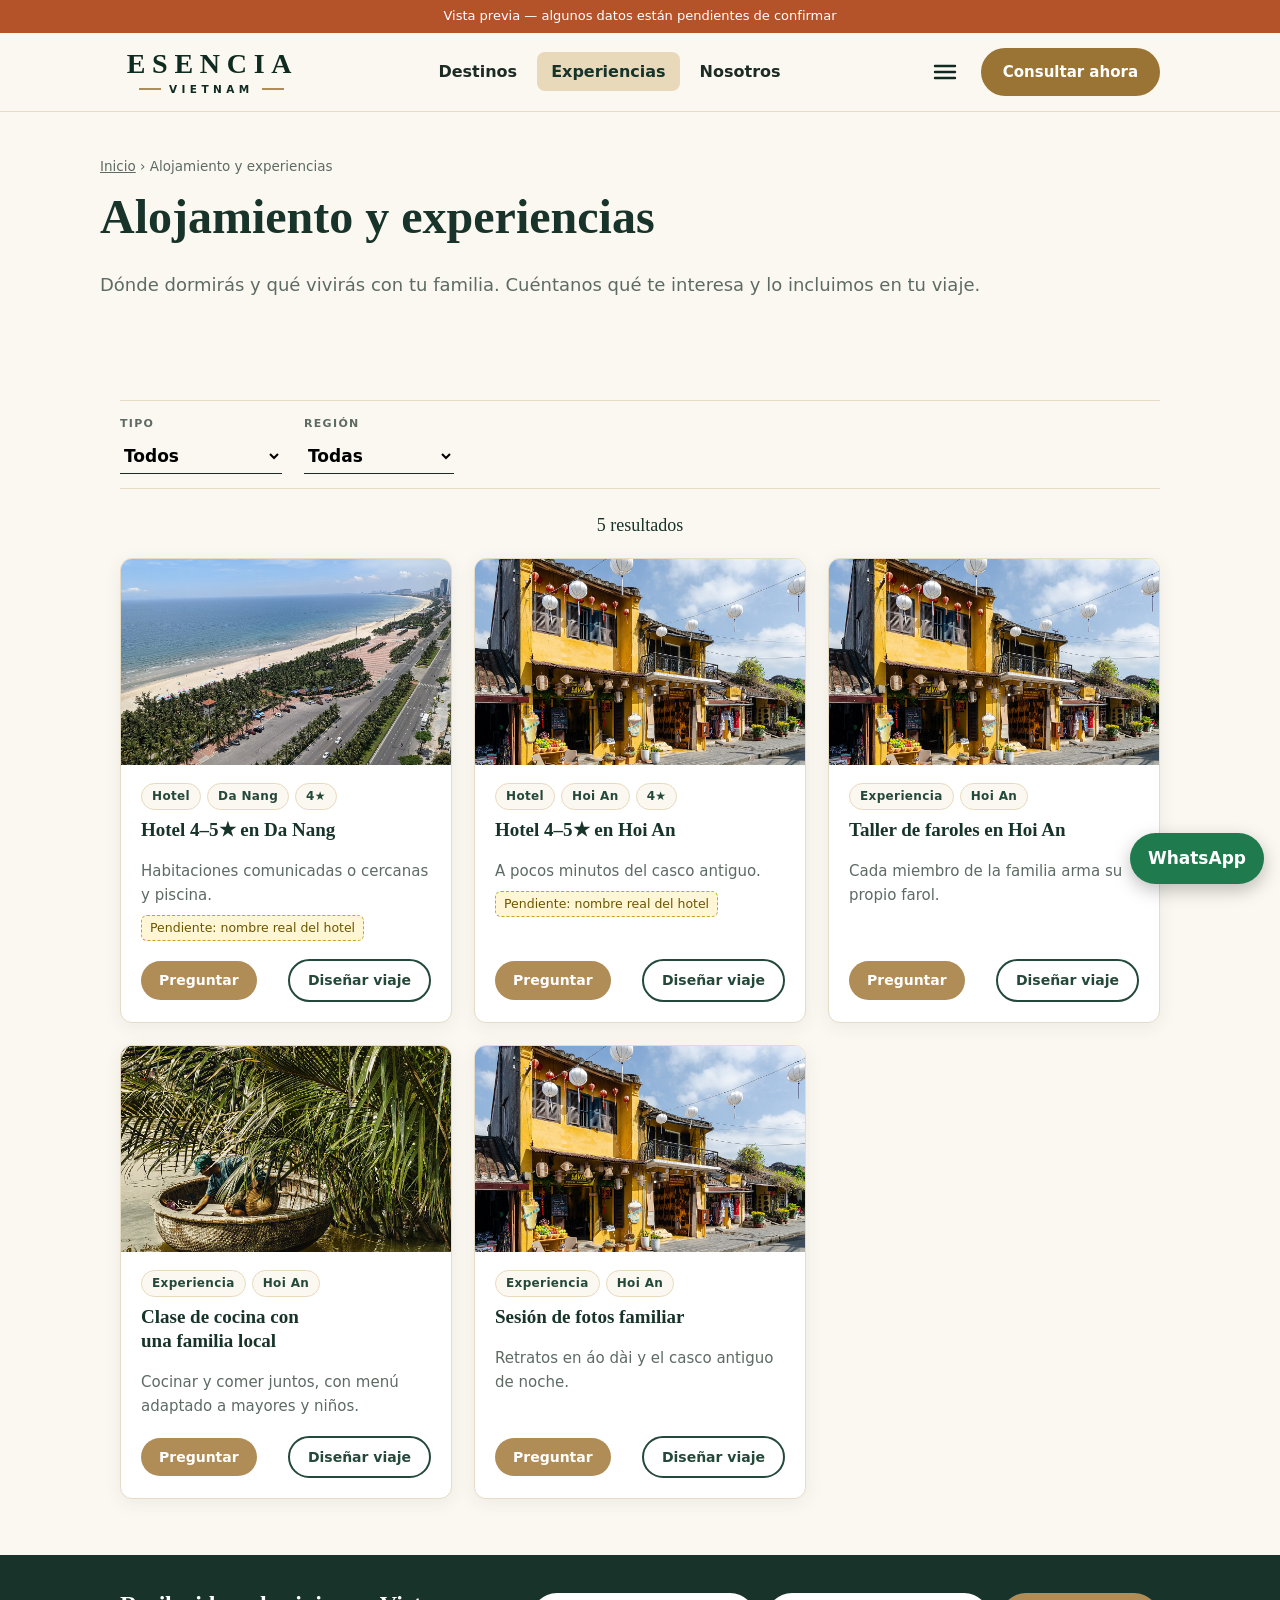
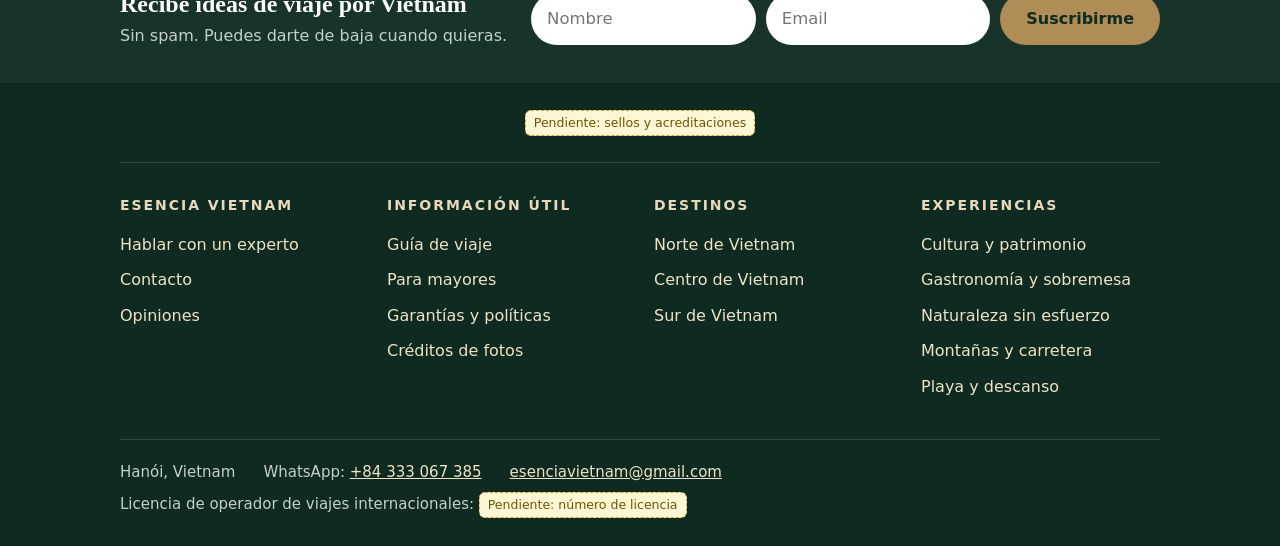
<file: alojamiento.html>
<!doctype html>
<html lang="es">
<head>
<meta charset="utf-8">
<meta name="viewport" content="width=device-width, initial-scale=1">
<meta name="robots" content="noindex">
<title>Alojamiento y experiencias — Esencia Vietnam</title>
<meta name="description" content="Hoteles y experiencias seleccionados para viajar en familia por el Centro de Vietnam.">
<link rel="stylesheet" href="assets/css/site.css">
<script src="data/site.js"></script>
<script src="data/trips.js"></script>
<script src="data/credits.js"></script>
<script src="assets/js/site.js"></script>
</head>
<body>
<div id="site-header"></div>
<main>
  <div class="container page-head">
    <div class="crumbs"><a href="index.html">Inicio</a> › Alojamiento y experiencias</div>
    <h1>Alojamiento y experiencias</h1>
    <p class="lead">Dónde dormirás y qué vivirás con tu familia. Cuéntanos qué te interesa y lo incluimos en tu viaje.</p>
  </div>
  <section class="section"><div class="container">
    <form class="filters" onsubmit="return false" aria-label="Filtros">
      <div class="field"><label for="f-kind">Tipo</label><select id="f-kind"><option value="">Todos</option><option value="hotel">Hoteles</option><option value="experiencia">Experiencias</option></select></div>
      <div class="field"><label for="f-region">Región</label><select id="f-region"><option value="">Todas</option></select></div>
    </form>
    <p class="route" id="count" aria-live="polite"></p>
    <div class="grid c3" id="list"></div>
  </div></section>
</main>
<div id="site-footer"></div>
<script>
E.ready(function(){
  var St=E.D.stays, $=function(i){return document.getElementById(i);};
  var regs=[]; St.forEach(function(s){ if(regs.indexOf(s.region)<0) regs.push(s.region); });
  regs.forEach(function(r){var o=document.createElement('option');o.value=r;o.textContent=E.regionName(r);$('f-region').appendChild(o);});
  function card(s){
    var isHotel=s.kind==='hotel';
    var stars=isHotel&&s.stars?'<span class="tag">'+s.stars+'★</span>':'';
    var wa=E.waLink('Hola, quisiera información sobre "'+s.name+'" ('+E.regionName(s.region)+') para mi viaje a Vietnam.');
    return '<article class="card"><img class="media" loading="lazy" src="'+E.esc(s.image)+'" alt="'+E.esc(s.name)+'">'+
      '<div class="body"><div class="tags"><span class="tag">'+(isHotel?'Hotel':'Experiencia')+'</span><span class="tag">'+E.regionName(s.region)+'</span>'+stars+'</div>'+
      '<h3>'+E.esc(s.name)+'</h3><p>'+E.esc(s.summary)+'</p>'+(s.todo?'<p>'+E.todo(s.todo)+'</p>':'')+
      '<div class="foot"><a class="btn small" href="'+wa+'" target="_blank" rel="noopener">Preguntar</a><a class="btn small ghost" href="constructor.html">Diseñar viaje</a></div></div></article>';
  }
  function render(){
    var k=$('f-kind').value, r=$('f-region').value;
    var l=St.filter(function(s){return (!k||s.kind===k)&&(!r||s.region===r);});
    $('list').innerHTML=l.length?l.map(card).join(''):'<p>No hay resultados con estos filtros.</p>';
    $('count').textContent=l.length+(l.length===1?' resultado':' resultados');
  }
  $('f-kind').addEventListener('change',render); $('f-region').addEventListener('change',render);
  render();
});
</script>
</body>
</html>
</file>
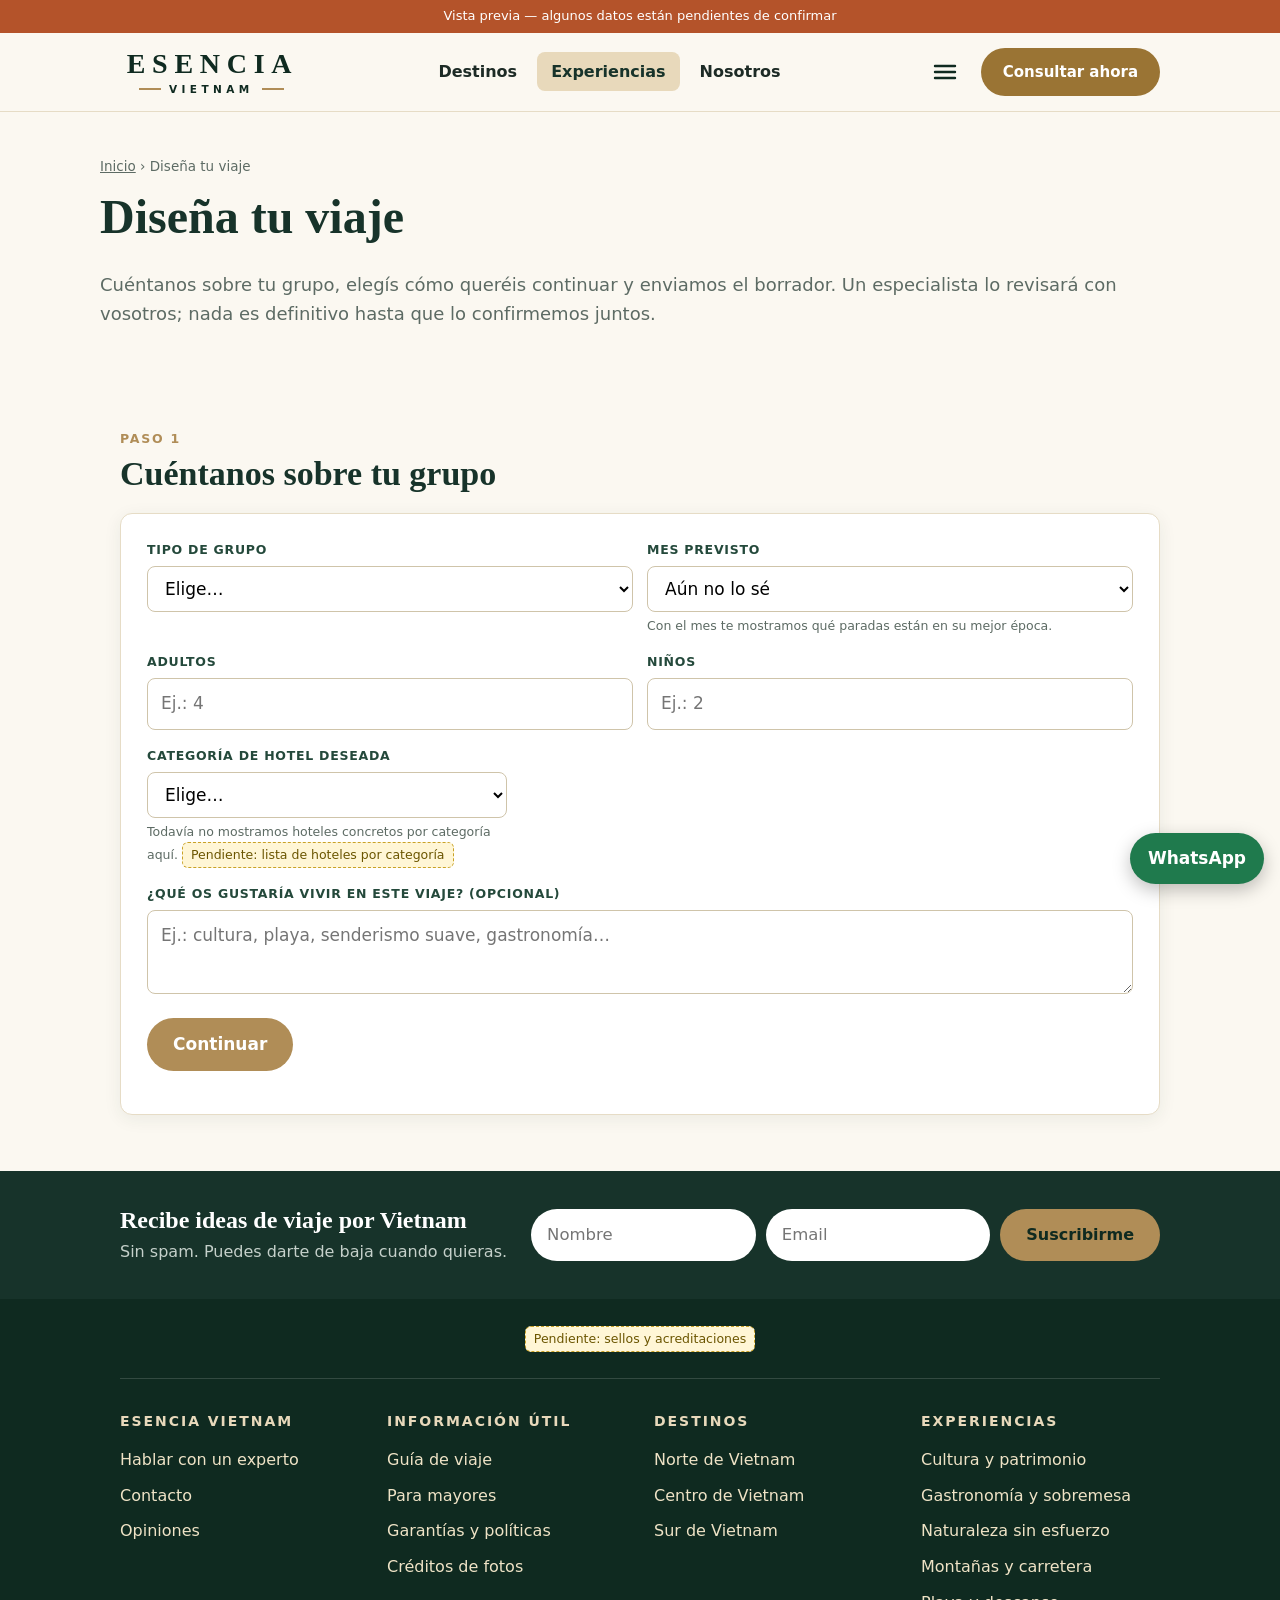
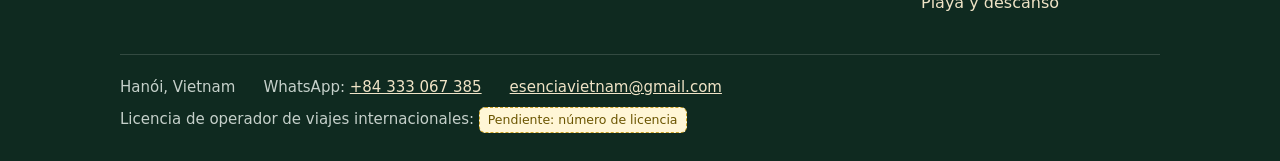
<file: constructor.html>
<!doctype html>
<html lang="es">
<head>
<meta charset="utf-8">
<meta name="viewport" content="width=device-width, initial-scale=1">
<meta name="robots" content="noindex">
<title>Diseña tu viaje — Esencia Vietnam</title>
<meta name="description" content="Cuéntanos sobre tu grupo, elige si quieres diseñar tu propio itinerario o ver uno ya pensado, y envíanos tu borrador por WhatsApp o email.">
<link rel="stylesheet" href="assets/css/site.css">
<script src="data/site.js"></script>
<script src="data/trips.js"></script>
<script src="data/credits.js"></script>
<script src="assets/js/site.js"></script>
<style>
.step-head{margin-bottom:18px}
.step-head .kicker{margin-bottom:4px}
.notice{background:#fff;border:1px solid var(--line);border-left:4px solid var(--gold);border-radius:8px;padding:10px 14px;font-size:14.5px;margin-bottom:16px}
.notice[hidden]{display:none}
.bld{display:grid;grid-template-columns:minmax(0,1.1fr) minmax(0,1fr);gap:24px;align-items:start}
@media(max-width:900px){.bld{grid-template-columns:1fr}}
#bmap,#rmap{height:400px}
.stoplist{list-style:none;margin:0;padding:0;max-height:400px;overflow:auto;display:grid;gap:8px}
.stoplist li{background:#fff;border:1px solid var(--line);border-radius:10px;padding:10px 12px;display:flex;gap:10px;justify-content:space-between;align-items:center;flex-wrap:wrap}
.stoplist .nm{font-weight:600;color:var(--green-900)}
.stoplist .mt{font-size:13px;color:var(--muted)}
.stoplist .acts{display:flex;gap:6px;align-items:center}
.zbtns{display:flex;gap:10px;flex-wrap:wrap}
.zbtn{background:#fff;border:2px solid var(--green-900);color:var(--green-900)}
.zbtn.on{background:var(--green-900);color:#fff}
.zona-stops{margin-top:16px}
.chiplist{list-style:none;margin:0;padding:0;display:flex;flex-wrap:wrap;gap:8px}
.chiplist li{background:#fff;border:1px solid var(--line);border-radius:999px;padding:6px 14px;font-size:14.5px}
.chiplist li.on{background:var(--gold-soft);border-color:var(--gold);font-weight:600}

.opts{display:flex;gap:14px;flex-wrap:wrap;align-items:end;margin-bottom:16px}
.opts .field{margin:0}
.board{display:grid;grid-template-columns:repeat(auto-fill,minmax(260px,1fr));gap:16px;align-items:start}
.col{background:#fff;border:2px dashed var(--line);border-radius:var(--radius);padding:12px}
.col.over{border-color:var(--gold);background:#fffaf0}
.col h3{display:flex;justify-content:space-between;align-items:center;gap:8px;margin:0 0 10px;font-size:17px}
.dl{list-style:none;margin:0 0 10px;padding:0;display:grid;gap:8px;min-height:44px}
.dl li{background:var(--paper);border:1px solid var(--gold-soft);border-radius:8px;padding:8px 10px;cursor:grab}
.dl li.dragging{opacity:.4}
.dl .nm{font-weight:600;font-size:15px;display:block;margin-bottom:6px}
.dl .ctl{display:flex;gap:6px;flex-wrap:wrap;align-items:center}
.dl .ctl button,.dl .ctl select{font:inherit;font-size:13px;min-height:36px;min-width:36px;padding:4px 8px;border:1px solid #cfc4aa;border-radius:8px;background:#fff;cursor:pointer}
.dl .empty{color:var(--muted);font-size:14px;border:none;background:none;cursor:default;padding:4px}
.col .pace-warn,.col .pace-ok{margin-top:6px}
.col .pace-warn+.pace-warn{margin-top:6px}
.custom-add{display:flex;gap:8px;flex-wrap:wrap;margin-top:10px}
.custom-add input{flex:1;min-width:140px;font:inherit;font-size:14px;padding:8px 10px;border:1px solid #cfc4aa;border-radius:8px}
.pricebox{background:#fff;border:1px solid var(--line);border-radius:var(--radius);padding:22px;box-shadow:var(--shadow)}
.summary{width:100%;min-height:180px;font:14px/1.5 Consolas,monospace;padding:12px;border:1px solid #cfc4aa;border-radius:8px;background:#fff}
.tag.warnt{background:var(--warn-bg);border-color:var(--warn);color:var(--warn)}
.leaflet-popup-content button{font:inherit;font-weight:600;cursor:pointer;background:var(--gold);color:#fff;border:0;border-radius:999px;padding:6px 14px;margin-top:6px}
.sr{position:absolute;left:-9999px}
.scr[hidden]{display:none!important}
.dcards{display:grid;grid-template-columns:1fr 1fr;gap:20px;margin:20px 0}
@media(max-width:760px){.dcards{grid-template-columns:1fr}}
.dcard{background:#fff;border:2px solid var(--line);border-radius:var(--radius);padding:26px 22px;text-align:left;cursor:pointer;font:inherit;display:flex;gap:16px;align-items:flex-start;min-height:110px;width:100%}
.dcard:hover,.dcard:focus-visible{border-color:var(--gold);box-shadow:var(--shadow)}
.dcard .dicon{flex:0 0 auto;width:42px;height:42px;color:var(--gold)}
.dcard .dtitle{display:block;margin:0 0 6px;font-size:19px;font-weight:700;color:var(--green-900)}
.dcard .dsub{display:block;color:var(--muted);font-size:15px}
h2[tabindex="-1"],h1[tabindex="-1"]{outline:none}
h2[tabindex="-1"]:focus-visible,h1[tabindex="-1"]:focus-visible{outline:3px solid var(--gold);outline-offset:3px}
</style>
</head>
<body>
<div id="site-header"></div>
<main>
  <div class="container page-head">
    <div class="crumbs"><a href="index.html">Inicio</a> › Diseña tu viaje</div>
    <h1>Diseña tu viaje</h1>
    <p class="lead">Cuéntanos sobre tu grupo, elegís cómo queréis continuar y enviamos el borrador. Un especialista lo revisará con vosotros; nada es definitivo hasta que lo confirmemos juntos.</p>
    <div class="notice" id="restored" hidden>Hemos recuperado tu borrador guardado en este dispositivo. <button type="button" class="btn ghost small" id="reset">Empezar de nuevo</button></div>
  </div>

  <!-- Paso 1: datos del grupo -->
  <section class="section scr" id="scr-g1"><div class="container">
    <div class="step-head"><p class="kicker">Paso 1</p><h2>Cuéntanos sobre tu grupo</h2></div>
    <div class="form">
      <div class="two">
        <div class="field"><label for="g-group">Tipo de grupo</label><select id="g-group">
          <option value="">Elige…</option><option value="multigeneracional">Familia multigeneracional</option><option value="mayores">Viaje con personas mayores</option><option value="familia-ninos">Familia con niños</option><option value="amigos">Grupo de amigos</option><option value="pareja">Pareja</option></select></div>
        <div class="field"><label for="g-month">Mes previsto</label><select id="g-month"><option value="">Aún no lo sé</option></select>
          <div class="hint">Con el mes te mostramos qué paradas están en su mejor época.</div></div>
      </div>
      <div class="two">
        <div class="field"><label for="g-adults">Adultos</label><input id="g-adults" type="number" min="0" max="40" inputmode="numeric" placeholder="Ej.: 4"></div>
        <div class="field"><label for="g-children">Niños</label><input id="g-children" type="number" min="0" max="40" inputmode="numeric" placeholder="Ej.: 2"></div>
      </div>
      <!-- Lista de hoteles por categoría: pendiente, la dará Becky -->
      <div class="field" style="max-width:360px"><label for="g-hotel">Categoría de hotel deseada</label>
        <select id="g-hotel"><option value="">Elige…</option><option value="3">3 estrellas</option><option value="4">4 estrellas</option><option value="5">5 estrellas</option><option value="no-se">No lo tengo claro</option></select>
        <div class="hint" id="hotel-hint"></div>
      </div>
      <div class="field"><label for="g-wishes">¿Qué os gustaría vivir en este viaje? (opcional)</label>
        <textarea id="g-wishes" placeholder="Ej.: cultura, playa, senderismo suave, gastronomía…"></textarea></div>
      <p id="group-tip" class="route" aria-live="polite"></p>
      <p><button type="button" class="btn" id="g1-continue">Continuar</button></p>
    </div>
  </div></section>

  <!-- Paso 1.5: decisión -->
  <section class="section alt scr" id="scr-decision" hidden><div class="container narrow">
    <div class="step-head"><p class="kicker">Paso 2</p><h2>¿Cómo queréis continuar?</h2>
      <p class="lead">Elegid la forma que os resulte más cómoda; podéis cambiar de opción cuando queráis.</p></div>
    <div class="dcards" role="group" aria-label="Cómo continuar">
      <button type="button" class="dcard" id="opt-propio">
        <svg class="dicon" viewBox="0 0 24 24" fill="none" stroke="currentColor" stroke-width="1.7" aria-hidden="true"><path d="M9 20l-5-2V6l5 2 6-2 5 2v12l-5-2-6 2z"/><path d="M9 8v12M15 6v12"/></svg>
        <span><span class="dtitle">Quiero diseñarlo yo mismo/a</span><span class="dsub">Elegís las paradas, nosotros vigilamos el ritmo.</span></span>
      </button>
      <button type="button" class="dcard" id="opt-sugerido">
        <svg class="dicon" viewBox="0 0 24 24" fill="none" stroke="currentColor" stroke-width="1.7" aria-hidden="true"><rect x="3" y="4" width="18" height="4" rx="1"/><rect x="3" y="10" width="18" height="4" rx="1"/><rect x="3" y="16" width="18" height="4" rx="1"/></svg>
        <span><span class="dtitle">Prefiero ver itinerarios ya pensados</span><span class="dsub">Elegís entre los que ya tenemos preparados.</span></span>
      </button>
    </div>
    <p><button type="button" class="btn ghost small" id="dec-back">◀ Volver a mis datos</button></p>
  </div></section>

  <!-- Paso 2A: diseño propio -->
  <section class="section scr" id="scr-a" hidden><div class="container">
    <p><button type="button" class="btn ghost small" id="a-back">◀ Volver</button></p>
    <div class="step-head"><p class="kicker">Paso 3</p><h2>Diseña tu propio itinerario</h2>
      <p class="lead">Elige paradas y ordénalas por días. Puedes moverlas con los botones ▲ ▼ y «Mover a», o arrastrándolas si lo prefieres; nada obliga a arrastrar con precisión.</p></div>
    <p><a class="btn ghost" href="destinos.html" target="_blank" rel="noopener">Ver todos los destinos ↗</a></p>

    <div class="step-head" style="margin-top:28px"><h3>¿Cuántos días dura el viaje?</h3></div>
    <div class="opts" role="group" aria-label="Duración del viaje">
      <div class="field"><label for="days-count">Número de días</label><input type="number" id="days-count" min="1" max="20" inputmode="numeric"></div>
      <button type="button" class="btn small" id="days-update">Actualizar días</button>
      <button type="button" class="btn ghost small" id="days-minus">−1 día</button>
      <button type="button" class="btn ghost small" id="days-plus">+1 día</button>
    </div>

    <div class="step-head" style="margin-top:28px"><h3>1. Puntos de referencia</h3>
      <p class="lead">Elige una región para ver sus paradas.</p></div>
    <div class="zbtns" role="group" aria-label="Región de Vietnam">
      <button type="button" class="btn zbtn" data-zona="norte">Norte de Vietnam</button>
      <button type="button" class="btn zbtn" data-zona="centro">Centro de Vietnam</button>
      <button type="button" class="btn zbtn" data-zona="sur">Sur de Vietnam</button>
    </div>
    <div class="zona-stops" id="zona-stops" hidden>
      <p class="route" id="zona-stops-count"></p>
      <ul class="chiplist" id="zona-stops-list"></ul>
    </div>
    <div id="bmap-wrap" style="margin-top:16px" hidden><div id="bmap" class="map" role="region" aria-label="Mapa de la región elegida"></div><p class="route" id="bmap-note" style="margin-top:8px">Cada marcador es una de las paradas de esta región.</p></div>

    <div class="step-head" style="margin-top:28px"><h3>2. Añade una parada</h3>
      <p class="lead">Elige una de la lista, o escribe la vuestra en «Otro lugar».</p></div>
    <form class="filters" onsubmit="return false" aria-label="Añadir parada">
      <div class="field"><label for="pick-stop">Parada</label><select id="pick-stop"><option value="">Elige una región primero…</option></select></div>
      <div class="field" id="pick-other-wrap" hidden><label for="pick-other">¿Qué lugar?</label><input id="pick-other" type="text" placeholder="Escribe el nombre del lugar"></div>
      <div class="field"><label for="f-add-day">Añadir al día</label><select id="f-add-day"></select></div>
      <button type="button" class="btn" id="pick-add">Añadir</button>
    </form>

    <div class="step-head" style="margin-top:28px"><h3>Organiza tus días</h3>
      <p class="lead">Te avisamos si un día queda demasiado cargado (recomendamos no más de 2 paradas principales al día). Si echas en falta un lugar, escríbelo en «Otro lugar» dentro del día que quieras.</p></div>
    <div class="board" id="board"></div>
    <p class="sr" id="live" aria-live="polite"></p>

    <p style="margin-top:24px"><button type="button" class="btn" id="a-done">He terminado mi itinerario</button></p>
  </div></section>

  <!-- Resultado con valoración -->
  <section class="section alt scr" id="scr-result" hidden><div class="container">
    <p><button type="button" class="btn ghost small" id="result-back">◀ Volver a mi itinerario</button></p>
    <div class="step-head"><p class="kicker">Resultado</p><h2>Tu itinerario y nuestra valoración</h2></div>
    <div id="rmap" class="map" role="region" aria-label="Mapa de tu itinerario"></div>
    <p class="route" id="rmap-note" style="margin:8px 0 20px">Si el mapa no carga, el resumen de más abajo tiene toda la información.</p>
    <div class="notice" id="assessment" role="status"></div>
    <div class="field"><label for="result-summary">Resumen de tu borrador</label><textarea id="result-summary" class="summary" readonly></textarea></div>
    <div class="pricebox" id="pricebox" style="margin:20px 0"></div>
    <div class="row" style="flex-wrap:wrap;gap:12px">
      <button type="button" class="btn ghost" id="result-adjust">Quiero reajustarlo</button>
      <button type="button" class="btn" id="result-send">Enviarlo tal cual a un asesor</button>
      <a class="btn wa" id="result-help-wa" href="#" target="_blank" rel="noopener">Prefiero que un asesor lo ajuste conmigo</a>
    </div>
  </div></section>

  <!-- Envío -->
  <section class="section scr" id="scr-send" hidden><div class="container narrow">
    <p><button type="button" class="btn ghost small" id="send-back">◀ Volver al resultado</button></p>
    <div class="step-head"><p class="kicker">Último paso</p><h2>Envíanos tu borrador</h2>
      <p class="lead">Rellena lo mínimo; generamos un resumen que puedes revisar antes de enviarlo.</p></div>
    <form class="form" id="sendform" onsubmit="return false" novalidate>
      <div class="two">
        <div class="field"><label for="c-name">Nombre</label><input id="c-name" autocomplete="name" required></div>
        <div class="field"><label for="c-contact">WhatsApp o email</label><input id="c-contact" autocomplete="off" required placeholder="+34… o nombre@correo.com"></div>
      </div>
      <div class="field"><label for="c-notes">Notas (opcional)</label><textarea id="c-notes" placeholder="Edades, celebraciones, movilidad, comidas… Solo si quieres compartirlo."></textarea>
        <div class="hint">Los datos de salud o alimentación son opcionales y solo se usan para preparar tu propuesta.</div></div>
      <div class="field"><label for="summary">Resumen del borrador</label><textarea id="summary" class="summary" readonly></textarea></div>
      <div class="row">
        <a class="btn wa" id="send-wa" href="#" target="_blank" rel="noopener">Enviar por WhatsApp</a>
        <a class="btn ghost" id="send-mail" href="#">Enviar por email</a>
        <button type="button" class="btn ghost" id="copy">Copiar resumen</button>
      </div>
      <p id="copy-msg" class="route" aria-live="polite" style="margin-top:10px"></p>
      <p class="route">No hay servidor: al pulsar se abre WhatsApp o tu correo con el texto ya escrito; tú decides si lo envías.</p>
    </form>
  </div></section>

  <!-- Paso 2B: itinerarios ya pensados -->
  <section class="section alt scr" id="scr-b" hidden><div class="container">
    <p><button type="button" class="btn ghost small" id="b-back">◀ Volver</button></p>
    <div class="step-head"><p class="kicker">Itinerarios sugeridos</p><h2>Elige uno de nuestros itinerarios ya pensados</h2>
      <p class="lead">Agrupados por número de días. Cada uno abre su ficha completa con todos los detalles.</p></div>
    <div id="b-list"></div>
  </div></section>
</main>
<div id="site-footer"></div>
<script>
E.ready(function(){
  var KEY='esencia_borrador_v1';
  var SCREENS=['g1','decision','a','result','send','b'];
  var MONTHS=['enero','febrero','marzo','abril','mayo','junio','julio','agosto','septiembre','octubre','noviembre','diciembre'];
  var GROUPS={'multigeneracional':'Familia multigeneracional','mayores':'Viaje con personas mayores','familia-ninos':'Familia con niños','amigos':'Grupo de amigos','pareja':'Pareja'};
  var HOTELCATS={'3':'3 estrellas','4':'4 estrellas','5':'5 estrellas','no-se':'No lo tienen claro'};
  var ABBR={ene:1,feb:2,mar:3,abr:4,may:5,jun:6,jul:7,ago:8,sep:9,set:9,oct:10,nov:11,dic:12};
  var $=function(i){return document.getElementById(i);};
  function cap(s){return s.charAt(0).toUpperCase()+s.slice(1);}
  function seasonMonths(txt){
    var all=[1,2,3,4,5,6,7,8,9,10,11,12], t=String(txt||'').toLowerCase();
    var m=t.match(/([a-z]{3})[a-z]*\s*[–\-]\s*([a-z]{3})/);
    if(!m||!ABBR[m[1]]||!ABBR[m[2]]) return all;
    var a=ABBR[m[1]], b=ABBR[m[2]], out=[], i=a;
    for(var n=0;n<12;n++){ out.push(i); if(i===b) break; i=i%12+1; }
    return out;
  }
  function inSeason(s){ var mo=parseInt(st.month,10); return !mo||seasonMonths(s.bestSeason).indexOf(mo)>=0; }

  var st={group:'',pax:'',month:'',adults:'',children:'',hotelCat:'',wishes:'',mode:'',screen:'g1',days:[[]],name:'',contact:'',notes:'',tripId:'',active:0};
  var restored=false, focusNext=null;

  /* ---------- persistencia ---------- */
  function save(){ try{ localStorage.setItem(KEY,JSON.stringify(st)); }catch(e){} }
  function load(){
    try{
      var raw=localStorage.getItem(KEY); if(!raw) return;
      var o=JSON.parse(raw);
      if(o && o.days && o.days.length){
        st.group=o.group||''; st.pax=o.pax||''; st.month=o.month||'';
        st.adults=o.adults||''; st.children=o.children||''; st.hotelCat=o.hotelCat||''; st.wishes=o.wishes||''; st.mode=o.mode||''; st.screen=o.screen||'g1';
        st.name=o.name||''; st.contact=o.contact||''; st.notes=o.notes||''; st.tripId=o.tripId||''; st.active=o.active||0;
        st.days=o.days.map(function(d){return (d||[]).filter(function(x){ return (x&&typeof x==='object'&&x.custom)?true:!!E.stop(x); });});
        if(!st.days.length) st.days=[[]];
        restored=st.days.some(function(d){return d.length;})||!!(st.name||st.contact||st.group||st.adults||st.children||st.hotelCat||st.wishes||st.mode);
      }
    }catch(e){}
  }
  function all(){ var r=[]; st.days.forEach(function(d){d.forEach(function(x){r.push(x);});}); return r; }
  function inTrip(id){ return all().indexOf(id)>=0; }

  /* ---------- paradas personalizadas ("Otro") ---------- */
  function stopOrCustom(x){
    if(x && typeof x==='object' && x.custom) return {custom:true,cid:x.cid,name:x.text||'Lugar sin nombre',stop:null};
    var s=E.stop(x);
    return {custom:false,id:x,name:s?s.name:'(parada)',stop:s};
  }
  function keyOf(x){ var o=stopOrCustom(x); return o.custom?o.cid:o.id; }
  function indexOfKey(d,key){ for(var i=0;i<d.length;i++){ if(keyOf(d[i])===key) return i; } return -1; }

  /* ---------- selects ---------- */
  MONTHS.forEach(function(m,i){var o=document.createElement('option');o.value=i+1;o.textContent=cap(m);$('g-month').appendChild(o);});
  function uniq(k){var r=[];E.D.stops.forEach(function(s){if(r.indexOf(s[k])<0)r.push(s[k]);});return r;}
  function fill(sel,vals,label){vals.forEach(function(v){var o=document.createElement('option');o.value=v;o.textContent=label(v);sel.appendChild(o);});}

  /* ---------- acciones sobre días ---------- */
  function addStop(id,dayIdx){
    if(!E.stop(id)||inTrip(id)) return;
    if(dayIdx==null) dayIdx=st.active;
    if(dayIdx>=st.days.length) dayIdx=st.days.length-1;
    if(dayIdx<0) dayIdx=0;
    st.days[dayIdx].push(id); refresh(); say(E.stop(id).name+' añadida al día '+(dayIdx+1)+'.');
  }
  function addCustom(text,dayIdx){
    text=(text||'').trim(); if(!text) return;
    if(dayIdx==null) dayIdx=st.active;
    if(dayIdx>=st.days.length) dayIdx=st.days.length-1;
    if(dayIdx<0) dayIdx=0;
    var cid='c'+Date.now().toString(36)+Math.random().toString(36).slice(2,7);
    st.days[dayIdx].push({custom:true,text:text,cid:cid});
    refresh(); say('«'+text+'» añadida al día '+(dayIdx+1)+'.');
  }
  function removeStop(key){ st.days.forEach(function(d){var i=indexOfKey(d,key); if(i>=0) d.splice(i,1);}); refresh(); }
  function moveStop(key,toDay,toIndex){
    var from=-1,fi=-1,item=null;
    st.days.forEach(function(d,i){var k=indexOfKey(d,key); if(k>=0){from=i;fi=k;item=d[k];}});
    if(from<0) return;
    st.days[from].splice(fi,1);
    if(toIndex==null||toIndex>st.days[toDay].length) toIndex=st.days[toDay].length;
    if(from===toDay && toIndex>fi) toIndex--;
    st.days[toDay].splice(toIndex,0,item);
    refresh();
  }
  function shift(key,delta){
    st.days.forEach(function(d){var i=indexOfKey(d,key); if(i<0) return; var j=i+delta;
      if(j<0||j>=d.length) return; var it=d[i]; d.splice(i,1); d.splice(j,0,it);});
  }
  function setDaysCount(n){
    n=Math.max(1,Math.min(20,parseInt(n,10)||1));
    while(st.days.length>n){ var removed=st.days.pop(); st.days[st.days.length-1]=st.days[st.days.length-1].concat(removed); }
    while(st.days.length<n){ st.days.push([]); }
    if(st.active>=st.days.length) st.active=st.days.length-1;
    refresh(); say('Ahora tu viaje tiene '+n+' día'+(n===1?'':'s')+'.');
  }
  function say(t){ $('live').textContent=t; }

  /* ---------- región y selector único de paradas ---------- */
  var zona='';
  function stopsInZona(z){ return E.D.stops.filter(function(s){ return E.macro(s.region)===z; }); }
  function renderList(){
    var l=zona?stopsInZona(zona):[];
    $('zona-stops').hidden=!zona;
    $('bmap-wrap').hidden=!zona;
    if(zona){
      $('zona-stops-count').textContent=l.length+(l.length===1?' parada en ':' paradas en ')+E.ZONAS[zona]+'.';
      $('zona-stops-list').innerHTML=l.map(function(s){return '<li class="'+(inTrip(s.id)?'on':'')+'">'+E.esc(s.name)+(inTrip(s.id)?' ✓':'')+'</li>';}).join('');
      ensureMap();
    }
    var sel=$('pick-stop'), cur=sel.value;
    sel.innerHTML=(zona?'<option value="">Elige…</option>':'<option value="">Elige una región primero…</option>')+
      l.map(function(s){return '<option value="'+E.esc(s.id)+'"'+(inTrip(s.id)?' disabled':'')+'>'+E.esc(s.name)+(inTrip(s.id)?' (ya añadida)':'')+'</option>';}).join('')+
      (zona?'<option value="__other__">Otro lugar (escríbelo)</option>':'');
    if(l.some(function(s){return s.id===cur;})) sel.value=cur; else if(cur==='__other__') sel.value='__other__';
    $('pick-other-wrap').hidden=(sel.value!=='__other__');
    renderMarkers(l);
  }

  /* ---------- mapa de selección (paso 2A) ---------- */
  var map=null, layer=null;
  function renderMarkers(l){
    if(!map||!layer) return;
    layer.clearLayers(); var pts=[];
    l.forEach(function(s){
      if(typeof s.lat!=='number') return;
      var added=inTrip(s.id);
      L.marker([s.lat,s.lng],{title:s.name,alt:s.name}).addTo(layer).bindPopup(
        '<strong>'+E.esc(s.name)+'</strong><br>'+E.esc(s.duration)+' · '+E.walkLabel(s.walking)+'<br><a href="destino.html?id='+encodeURIComponent(s.id)+'" target="_blank" rel="noopener">Ver destino</a><br>'+
        (added?'<em>Ya está en tu viaje</em>':'<button type="button" data-add="'+E.esc(s.id)+'">Añadir a mi viaje</button>'));
      pts.push([s.lat,s.lng]);
    });
    if(pts.length && renderMarkers.fitted!==zona){ map.fitBounds(pts,{padding:[30,30],maxZoom:12}); renderMarkers.fitted=zona; }
  }
  function ensureMap(){
    if(map) return;
    E.loadLeaflet(function(){
      try{ map=E.newMap($('bmap')); layer=L.layerGroup().addTo(map); renderMarkers(zona?stopsInZona(zona):[]); }
      catch(e){ $('bmap-note').textContent='No se pudo cargar el mapa; usa la lista.'; }
    });
    setTimeout(function(){ if(!window.L) $('bmap-note').textContent='No se pudo cargar el mapa; usa la lista.'; },8000);
  }

  /* ---------- mapa de resultado ---------- */
  var rmap=null, rlayer=null;
  function renderResultMarkers(){
    if(!rmap||!rlayer) return;
    rlayer.clearLayers(); var pts=[];
    all().forEach(function(x){
      var o=stopOrCustom(x); if(o.custom||!o.stop||typeof o.stop.lat!=='number') return;
      var s=o.stop;
      L.marker([s.lat,s.lng],{title:s.name,alt:s.name}).addTo(rlayer).bindPopup('<strong>'+E.esc(s.name)+'</strong>');
      pts.push([s.lat,s.lng]);
    });
    if(pts.length) rmap.fitBounds(pts,{padding:[30,30],maxZoom:12});
  }
  function ensureResultMap(){
    if(rmap){ renderResultMarkers(); return; }
    E.loadLeaflet(function(){
      try{ rmap=E.newMap($('rmap')); rlayer=L.layerGroup().addTo(rmap); renderResultMarkers(); }
      catch(e){ var n=$('rmap-note'); if(n) n.textContent='No se pudo cargar el mapa; el resumen de abajo tiene todos los datos.'; }
    });
  }

  /* ---------- tablero de días ---------- */
  function renderBoard(){
    $('board').innerHTML=st.days.map(function(d,i){
      var opts=st.days.map(function(_,k){return '<option value="'+k+'">Día '+(k+1)+'</option>';}).join('');
      var msgs=E.paceCheck(d,{arrival:i===0});
      var pace=msgs.length?msgs.map(function(m){return '<div class="pace-warn" role="status">'+E.esc(m)+'</div>';}).join(''):
        '<div class="pace-ok">'+(d.length?'Ritmo cómodo para este día.':'Día libre por ahora.')+'</div>';
      return '<section class="col" data-day="'+i+'" aria-label="Día '+(i+1)+'"><h3><span>Día '+(i+1)+(i===0?' · llegada':'')+'</span>'+
        (st.days.length>1?'<button type="button" class="btn small ghost" data-rmday="'+i+'" aria-label="Quitar el día '+(i+1)+'">Quitar día</button>':'')+'</h3>'+
        '<ul class="dl" data-day="'+i+'">'+(d.length?d.map(function(x,k){
          var o=stopOrCustom(x), key=o.custom?o.cid:o.id;
          return '<li draggable="true" data-id="'+E.esc(key)+'"><span class="nm">'+E.esc(o.name)+(o.custom?' <em class="route">(añadido por vosotros)</em>':'')+'</span><div class="ctl">'+
            '<button type="button" data-up="'+E.esc(key)+'" aria-label="Subir '+E.esc(o.name)+'"'+(k===0?' disabled':'')+'>▲</button>'+
            '<button type="button" data-down="'+E.esc(key)+'" aria-label="Bajar '+E.esc(o.name)+'"'+(k===d.length-1?' disabled':'')+'>▼</button>'+
            '<select data-mv="'+E.esc(key)+'" aria-label="Mover '+E.esc(o.name)+' a otro día"><option value="">Mover a…</option>'+opts.replace('<option value="'+i+'">','<option value="'+i+'" disabled>')+'</select>'+
            '<button type="button" data-rm="'+E.esc(key)+'" aria-label="Quitar '+E.esc(o.name)+'">✕</button></div></li>';
        }).join(''):'<li class="empty">Arrastra una parada aquí, añádela desde arriba o escribe una en «Otro lugar».</li>')+'</ul>'+pace+
        '<form class="custom-add" data-day="'+i+'" onsubmit="return false"><label class="sr" for="custom-'+i+'">Otro lugar para el día '+(i+1)+'</label>'+
        '<input type="text" id="custom-'+i+'" placeholder="Ej.: un mercado que vimos en un vídeo">'+
        '<button type="button" class="btn small ghost" data-addcustom="'+i+'">Añadir</button></form>'+
        '</section>';
    }).join('');
    $('f-add-day').innerHTML=st.days.map(function(_,k){return '<option value="'+k+'">Día '+(k+1)+'</option>';}).join('');
    if(st.active>=st.days.length) st.active=st.days.length-1;
    $('f-add-day').value=st.active;
    var dc=$('days-count'); if(dc && document.activeElement!==dc) dc.value=st.days.length;
    if(focusNext){ var el=document.querySelector('#board ['+focusNext.attr+'="'+focusNext.id+'"]'); if(el&&!el.disabled) el.focus(); else { var alt=document.querySelector('#board [data-id="'+focusNext.id+'"] button:not([disabled])'); if(alt) alt.focus(); } focusNext=null; }
  }

  /* ---------- precio ---------- */
  function baseTrip(){ return E.trip(st.tripId)||E.D.trips[0]||null; }
  function renderPrice(){
    var t=baseTrip(), box=$('pricebox');
    if(!t){ box.innerHTML='<p>Solicitar presupuesto: te lo preparamos a medida.</p>'; return; }
    var chooser=E.D.trips.length>1?'<div class="field" style="max-width:420px"><label for="base">Viaje de referencia</label><select id="base">'+E.D.trips.map(function(x){return '<option value="'+E.esc(x.id)+'"'+(x.id===t.id?' selected':'')+'>'+E.esc(x.title)+'</option>';}).join('')+'</select></div>':'';
    box.innerHTML=chooser+
      '<p class="route">Viaje de referencia: <b>'+E.esc(t.title)+'</b> ('+t.days+' días / '+t.nights+' noches)</p>'+
      '<p>'+E.priceHTML(t)+'</p><p class="route">'+E.priceNote(t)+'</p>'+
      '<p><b>Estimación orientativa.</b> El precio final depende de las paradas, los días, el alojamiento y el tamaño del grupo. Tu borrador tiene '+st.days.length+' día'+(st.days.length===1?'':'s')+' y '+all().length+' parada'+(all().length===1?'':'s')+'; un especialista te enviará un presupuesto cerrado.</p>'+
      (t.included?'<details class="acc"><summary>Qué suele incluir el viaje de referencia</summary><div class="acc-body"><ul class="checks">'+t.included.map(function(x){return '<li>'+E.esc(x)+'</li>';}).join('')+'</ul>'+
        (t.excluded?'<p><b>No incluye:</b></p><ul class="checks no">'+t.excluded.map(function(x){return '<li>'+E.esc(x)+'</li>';}).join('')+'</ul>':'')+(t.includedNote?'<p class="route">'+E.esc(t.includedNote)+'</p>':'')+'</div></details>':'');
    var b=$('base'); if(b) b.addEventListener('change',function(){st.tripId=b.value;refresh();});
  }

  /* ---------- resumen ---------- */
  function summaryText(){
    var L=[], t=baseTrip();
    L.push('Borrador de viaje a Vietnam (Esencia Vietnam)');
    L.push('Nombre: '+(st.name||'—'));
    L.push('Contacto: '+(st.contact||'—'));
    var paxTxt=(st.adults||st.children)?((st.adults||'0')+' adulto'+(st.adults==='1'?'':'s')+', '+(st.children||'0')+' niño'+(st.children==='1'?'':'s')):'sin indicar';
    L.push('Grupo: '+(GROUPS[st.group]||'sin indicar')+' · Personas: '+paxTxt+' · Mes: '+(st.month?MONTHS[st.month-1]:'sin indicar'));
    L.push('Categoría de hotel deseada: '+(HOTELCATS[st.hotelCat]||'sin indicar'));
    if(st.wishes) L.push('Qué les gustaría vivir: '+st.wishes);
    L.push('');
    var warns=[];
    st.days.forEach(function(d,i){
      L.push('Día '+(i+1)+(i===0?' (llegada)':'')+': '+(d.length?d.map(function(x){return stopOrCustom(x).name;}).join(' → '):'libre / por definir'));
      E.paceCheck(d,{arrival:i===0}).forEach(function(m){warns.push('Día '+(i+1)+': '+m);});
    });
    L.push('');
    L.push('Avisos de ritmo: '+(warns.length?'':'ninguno'));
    warns.forEach(function(w){L.push('- '+w);});
    if(t) L.push('Viaje de referencia para el presupuesto: '+t.title+' (estimación orientativa; solicito presupuesto).');
    if(st.notes) { L.push(''); L.push('Notas: '+st.notes); }
    return L.join('\n');
  }
  function renderSummary(){
    var txt=summaryText(); $('summary').value=txt;
    $('send-wa').href=E.waLink(txt);
    $('send-mail').href=E.mailLink('Borrador de viaje a Vietnam'+(st.name?' — '+st.name:''),txt);
  }

  /* ---------- valoración automática (paso Resultado) ---------- */
  function assessment(){
    var msgs=[], emptyDays=0, senior=(st.group==='mayores'||st.group==='multigeneracional');
    st.days.forEach(function(d,i){
      E.paceCheck(d,{arrival:i===0}).forEach(function(m){msgs.push(m);});
      if(!d.length) emptyDays++;
    });
    var total=all().length;
    if(st.days.length && total>st.days.length*3){
      msgs.push('Tenéis '+total+' paradas para '+st.days.length+' día'+(st.days.length===1?'':'s')+'; podría ir muy justo. Quizá conviene quitar alguna parada o añadir un día más.');
    }
    if(emptyDays>0){
      msgs.push('Hay '+emptyDays+' día'+(emptyDays===1?'':'s')+' todavía sin ninguna parada; podéis dejarlo para descansar o añadir algo tranquilo.');
    }
    if(senior){
      var hasAlto=all().some(function(x){var o=stopOrCustom(x); return o.stop&&o.stop.walking==='alto';});
      if(hasAlto) msgs.push('Vuestro grupo incluye personas mayores, y hay paradas con mucha caminata o escaleras; conviene revisarlas con calma.');
    }
    if(!msgs.length) msgs.push('Vuestro itinerario tiene un ritmo cómodo; no hay avisos especiales.');
    return msgs.slice(0,3);
  }
  function renderResult(){
    renderPrice();
    $('result-summary').value=summaryText();
    $('assessment').innerHTML=assessment().map(function(m){return '<p style="margin:4px 0">'+E.esc(m)+'</p>';}).join('');
    var helpMsg='Hola, hemos preparado un borrador de nuestro viaje a Vietnam y preferimos que un asesor nos ayude a ajustarlo con nosotros.\n\n'+summaryText();
    $('result-help-wa').href=E.waLink(helpMsg);
  }

  /* ---------- itinerarios ya pensados (paso 2B) ---------- */
  function renderSuggested(){
    var trips=E.D.trips.slice();
    var g=st.group;
    var list=g?trips.filter(function(t){return (t.groups||[]).indexOf(g)>=0;}):trips;
    if(g && !list.length) list=trips;
    var by={}; list.forEach(function(t){(by[t.days]=by[t.days]||[]).push(t);});
    var keys=Object.keys(by).map(Number).sort(function(a,b){return a-b;});
    $('b-list').innerHTML=keys.length?keys.map(function(k){
      var n=by[k].length;
      return '<section class="dgroup"><h3>'+k+' día'+(k===1?'':'s')+' · '+n+(n===1?' opción':' opciones')+'</h3><div class="tcards">'+by[k].map(E.tripCard).join('')+'</div></section>';
    }).join(''):'<p>De momento no tenemos itinerarios preparados que mostrar aquí. <a href="viajes.html">Consulta todos los viajes</a>.</p>';
  }

  function refresh(){ renderBoard(); renderList(); renderPrice(); renderSummary(); save(); }

  /* ---------- pantallas ---------- */
  function focusHeading(name){
    var el=$('scr-'+name); if(!el) return;
    var h=el.querySelector('h1,h2'); if(!h) return;
    if(!h.hasAttribute('tabindex')) h.setAttribute('tabindex','-1');
    try{ h.focus(); }catch(e){}
  }
  function showScreen(name,opts){
    opts=opts||{};
    if(SCREENS.indexOf(name)<0) name='g1';
    st.screen=name;
    SCREENS.forEach(function(s){ var el=$('scr-'+s); if(el) el.hidden=(s!==name); });
    if(name==='a'){ ensureMap(); if(map) setTimeout(function(){map.invalidateSize();},0); }
    if(name==='result'){ renderResult(); ensureResultMap(); if(rmap) setTimeout(function(){rmap.invalidateSize();},0); }
    if(name==='b'){ renderSuggested(); }
    save();
    if(!opts.silent) focusHeading(name);
  }

  /* ---------- eventos ---------- */
  document.addEventListener('click',function(e){
    var b=e.target.closest('[data-add],[data-rm],[data-up],[data-down],[data-rmday],[data-addcustom]'); if(!b) return;
    if(b.hasAttribute('data-add')){ addStop(b.getAttribute('data-add'),parseInt($('f-add-day').value,10)||0); if(map) map.closePopup(); }
    else if(b.hasAttribute('data-addcustom')){
      var day=parseInt(b.getAttribute('data-addcustom'),10), inp=$('custom-'+day);
      addCustom(inp?inp.value:'',day);
    }
    else if(b.hasAttribute('data-rm')){ removeStop(b.getAttribute('data-rm')); }
    else if(b.hasAttribute('data-up')){ var id=b.getAttribute('data-up'); shift(id,-1); focusNext={attr:'data-up',id:id}; refresh(); }
    else if(b.hasAttribute('data-down')){ var id2=b.getAttribute('data-down'); shift(id2,1); focusNext={attr:'data-down',id:id2}; refresh(); }
    else if(b.hasAttribute('data-rmday')){
      var i=parseInt(b.getAttribute('data-rmday'),10), removed=st.days.splice(i,1)[0]||[];
      var target=st.days[Math.min(i,st.days.length-1)]; removed.forEach(function(x){target.push(x);});
      refresh(); say('Día quitado; sus paradas pasaron al día siguiente.');
    }
  });
  $('board').addEventListener('change',function(e){
    var s=e.target.closest('select[data-mv]'); if(!s||s.value==='') return;
    var id=s.getAttribute('data-mv'); focusNext={attr:'data-up',id:id}; moveStop(id,parseInt(s.value,10),null); say('Parada movida al día '+(parseInt(s.value,10)+1)+'.');
  });
  $('board').addEventListener('keydown',function(e){
    if(e.key==='Enter' && e.target && e.target.matches && e.target.matches('input[id^="custom-"]')){
      e.preventDefault();
      var day=parseInt(e.target.id.slice(7),10);
      addCustom(e.target.value,day);
    }
  });
  /* arrastrar y soltar */
  var dragId=null;
  $('board').addEventListener('dragstart',function(e){
    var li=e.target.closest('li[data-id]'); if(!li) return;
    dragId=li.getAttribute('data-id'); li.classList.add('dragging');
    try{ e.dataTransfer.setData('text/plain',dragId); e.dataTransfer.effectAllowed='move'; }catch(x){}
  });
  $('board').addEventListener('dragend',function(){ dragId=null; document.querySelectorAll('.dragging,.over').forEach(function(n){n.classList.remove('dragging','over');}); });
  $('board').addEventListener('dragover',function(e){
    var c=e.target.closest('.col'); if(!c||!dragId) return; e.preventDefault();
    document.querySelectorAll('.col.over').forEach(function(n){ if(n!==c) n.classList.remove('over'); }); c.classList.add('over');
  });
  $('board').addEventListener('drop',function(e){
    var c=e.target.closest('.col'); if(!c||!dragId) return; e.preventDefault();
    var day=parseInt(c.getAttribute('data-day'),10), li=e.target.closest('li[data-id]'), idx=null;
    if(li){ idx=indexOfKey(st.days[day],li.getAttribute('data-id')); if(idx<0) idx=null; }
    var id=dragId; dragId=null; focusNext={attr:'data-up',id:id}; moveStop(id,day,idx);
  });

  document.querySelectorAll('.zbtn').forEach(function(b){
    b.addEventListener('click',function(){
      zona=b.getAttribute('data-zona');
      document.querySelectorAll('.zbtn').forEach(function(x){x.classList.toggle('on',x===b);});
      renderList();
    });
  });
  $('pick-stop').addEventListener('change',function(){ $('pick-other-wrap').hidden=(this.value!=='__other__'); });
  $('pick-add').addEventListener('click',function(){
    var v=$('pick-stop').value, day=parseInt($('f-add-day').value,10)||0;
    if(!v) return;
    if(v==='__other__'){ var t=$('pick-other').value; if(!t||!t.trim()) return; addCustom(t,day); $('pick-other').value=''; }
    else addStop(v,day);
  });
  $('f-add-day').addEventListener('change',function(){ st.active=parseInt(this.value,10)||0; save(); });

  $('days-update').addEventListener('click',function(){ setDaysCount($('days-count').value); });
  $('days-minus').addEventListener('click',function(){ setDaysCount(st.days.length-1); });
  $('days-plus').addEventListener('click',function(){ setDaysCount(st.days.length+1); });
  $('days-count').addEventListener('keydown',function(e){ if(e.key==='Enter'){ e.preventDefault(); setDaysCount(this.value); } });

  function bindField(id,key,cb){ $(id).addEventListener('input',function(){ st[key]=this.value; if(cb) cb(); renderSummary(); save(); }); $(id).addEventListener('change',function(){ st[key]=this.value; if(cb) cb(); renderSummary(); save(); }); }
  bindField('g-group','group',function(){ tip(); renderList(); });
  bindField('g-month','month',function(){ renderList(); });
  function syncPax(){ st.pax=(parseInt(st.adults,10)||0)+(parseInt(st.children,10)||0); }
  bindField('g-adults','adults',syncPax); bindField('g-children','children',syncPax);
  bindField('g-hotel','hotelCat'); bindField('g-wishes','wishes');
  bindField('c-name','name'); bindField('c-contact','contact'); bindField('c-notes','notes');
  function tip(){
    $('group-tip').textContent=(st.group==='mayores'||st.group==='multigeneracional')?'Te marcaremos las paradas con mucha caminata y te avisaremos si un día queda muy cargado.':(st.group==='familia-ninos'?'Recomendamos como máximo 2 paradas principales por día para que los niños disfruten.':'');
  }

  ['send-wa','send-mail'].forEach(function(id){
    $(id).addEventListener('click',function(e){
      if(!$('c-name').value.trim()||!$('c-contact').value.trim()){ e.preventDefault(); $('copy-msg').textContent='Indica tu nombre y un WhatsApp o email para poder responderte.'; ($('c-name').value.trim()?$('c-contact'):$('c-name')).focus(); }
    });
  });
  $('copy').addEventListener('click',function(){
    var txt=$('summary').value, msg=$('copy-msg');
    function ok(){ msg.textContent='Resumen copiado.'; }
    function fb(){ try{ $('summary').select(); document.execCommand('copy')?ok():msg.textContent='Selecciona el texto y cópialo manualmente.'; }catch(x){ msg.textContent='Selecciona el texto y cópialo manualmente.'; } }
    if(navigator.clipboard&&navigator.clipboard.writeText) navigator.clipboard.writeText(txt).then(ok,fb); else fb();
  });
  $('reset').addEventListener('click',function(){
    try{ localStorage.removeItem(KEY); }catch(e){}
    st={group:'',pax:'',month:'',adults:'',children:'',hotelCat:'',wishes:'',mode:'',screen:'g1',days:[[]],name:'',contact:'',notes:'',tripId:'',active:0};
    syncFields(); $('restored').hidden=true; showScreen('g1'); refresh();
  });

  /* ---------- navegación entre pantallas ---------- */
  $('g1-continue').addEventListener('click',function(){ showScreen('decision'); });
  $('dec-back').addEventListener('click',function(){ showScreen('g1'); });
  $('opt-propio').addEventListener('click',function(){ st.mode='propio'; showScreen('a'); });
  $('opt-sugerido').addEventListener('click',function(){ st.mode='sugerido'; showScreen('b'); });
  $('a-back').addEventListener('click',function(){ showScreen('decision'); });
  $('a-done').addEventListener('click',function(){ showScreen('result'); });
  $('result-back').addEventListener('click',function(){ showScreen('a'); });
  $('result-adjust').addEventListener('click',function(){ showScreen('a'); });
  $('result-send').addEventListener('click',function(){ showScreen('send'); });
  $('send-back').addEventListener('click',function(){ showScreen('result'); });
  $('b-back').addEventListener('click',function(){ showScreen('decision'); });

  function syncFields(){
    $('g-group').value=st.group; $('g-month').value=st.month;
    $('g-adults').value=st.adults; $('g-children').value=st.children;
    $('g-hotel').value=st.hotelCat; $('g-wishes').value=st.wishes;
    $('c-name').value=st.name; $('c-contact').value=st.contact; $('c-notes').value=st.notes; tip();
    $('hotel-hint').innerHTML='Todavía no mostramos hoteles concretos por categoría aquí. '+E.todo('lista de hoteles por categoría');
  }

  /* ---------- arranque ---------- */
  load();
  var tripQ=E.q('trip'), addQ=E.q('add'), t0=tripQ&&E.trip(tripQ);
  if(t0){
    st.tripId=t0.id; st.days=t0.itinerary.map(function(d){return d.stops.filter(function(id){return E.stop(id);});});
    if(!st.days.length) st.days=[[]];
    st.mode='propio'; st.screen='a'; restored=false;
  }
  if(addQ && E.stop(addQ) && !inTrip(addQ)){
    st.days[Math.min(st.active,st.days.length-1)].push(addQ); st.mode='propio'; if(!t0) st.screen='a';
  }
  if(restored) $('restored').hidden=false;
  syncFields();
  refresh();
  showScreen(SCREENS.indexOf(st.screen)>=0?st.screen:'g1',{silent:true});
  if(addQ && E.stop(addQ)) say(E.stop(addQ).name+' añadida a tu viaje.');
});
</script>
</body>
</html>
</file>
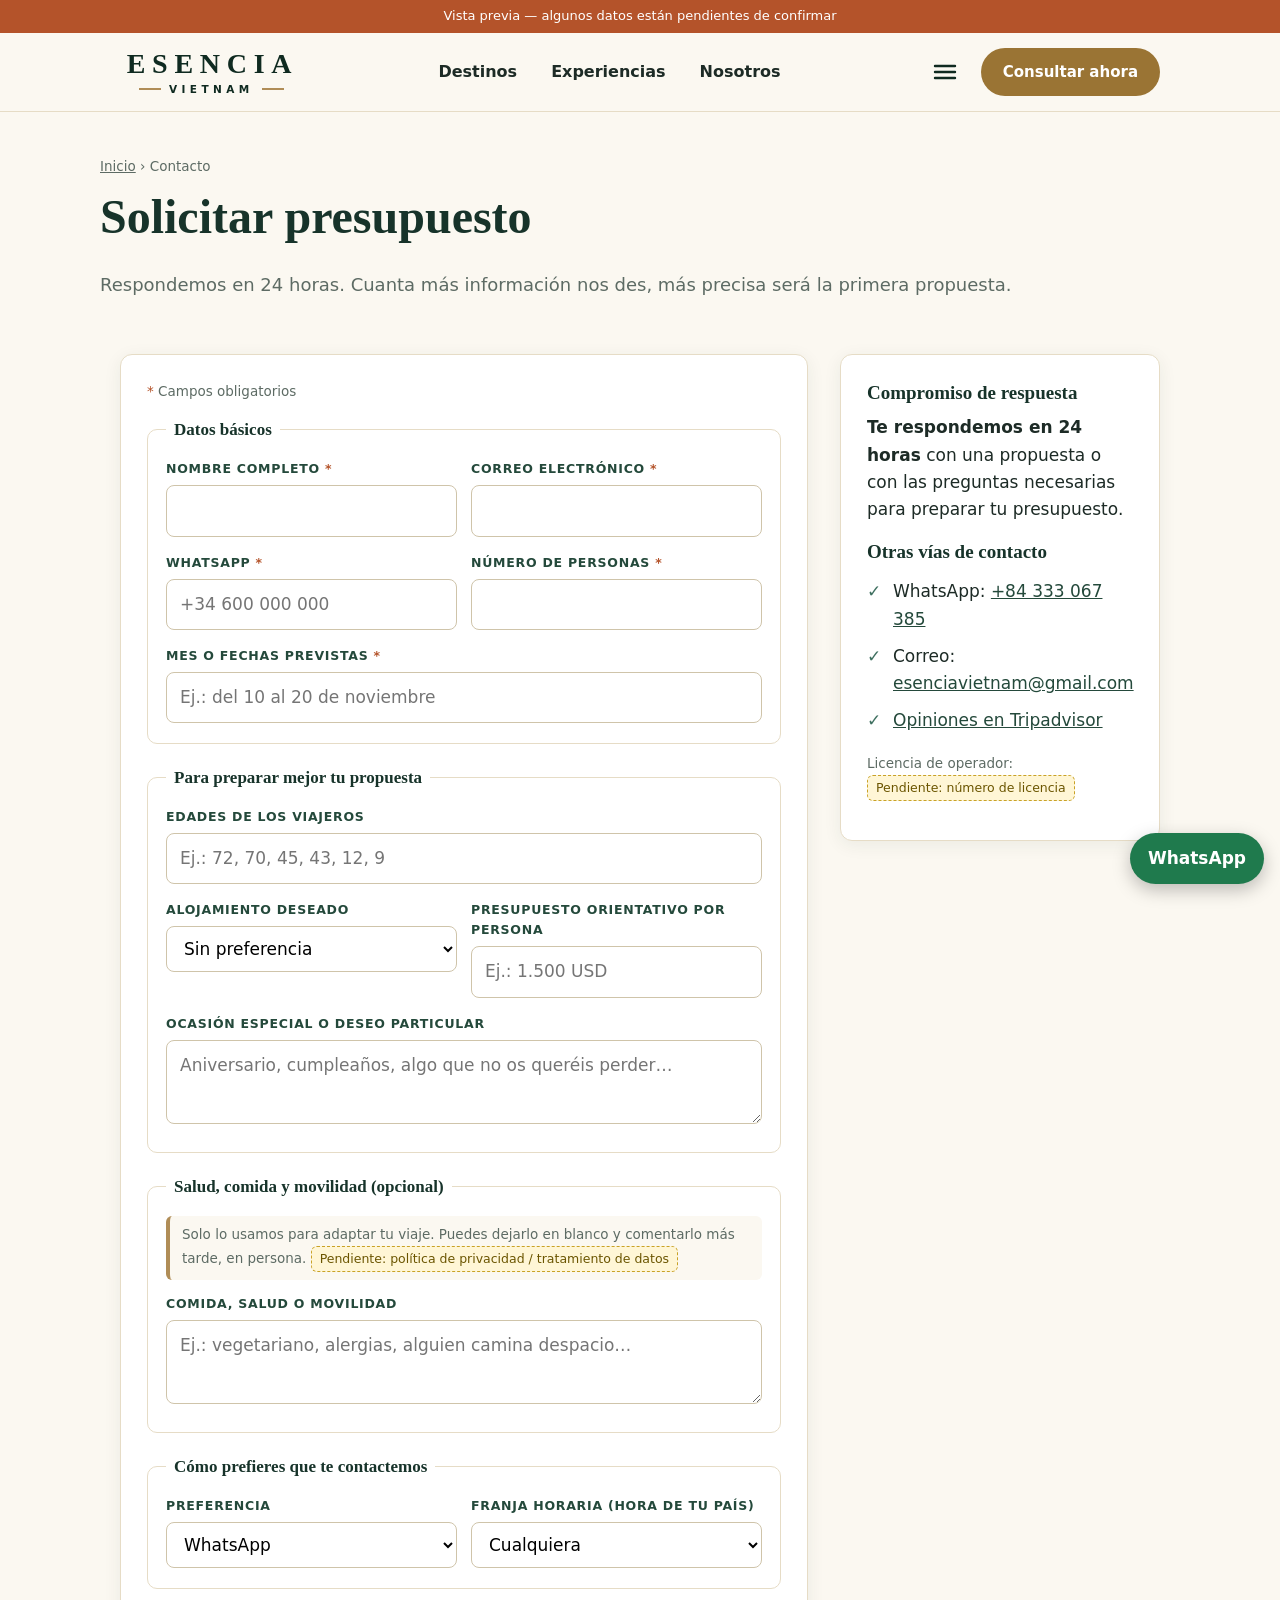
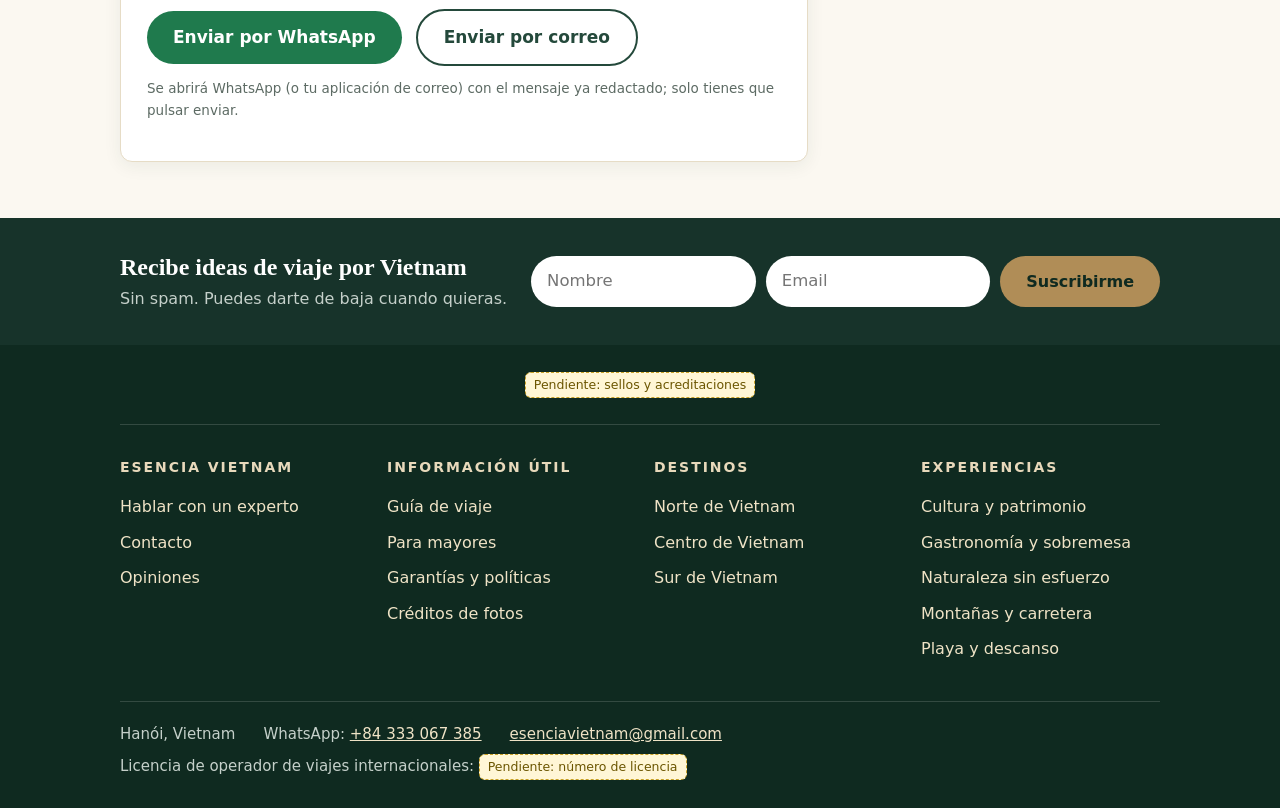
<file: contacto.html>
<!doctype html>
<html lang="es">
<head>
<meta charset="utf-8">
<meta name="viewport" content="width=device-width, initial-scale=1">
<meta name="robots" content="noindex">
<title>Solicitar presupuesto — Esencia Vietnam</title>
<meta name="description" content="Cuéntanos tu viaje a Vietnam y recibe una propuesta personalizada en 24 horas.">
<link rel="stylesheet" href="assets/css/site.css">
<script src="data/site.js"></script>
<script src="data/trips.js"></script>
<script src="data/credits.js"></script>
<script src="assets/js/site.js"></script>
<style>
fieldset{border:1px solid var(--line);border-radius:10px;padding:16px 18px 4px;margin:0 0 20px}
legend{font-family:var(--serif);font-weight:700;color:var(--green-900);padding:0 8px}
.req{color:var(--warn)}
.priv{background:var(--paper);border-left:4px solid var(--gold);padding:8px 12px;border-radius:6px;font-size:13.5px;color:var(--muted);margin-bottom:14px}
</style>
</head>
<body>
<div id="site-header"></div>
<main>
  <div class="container page-head">
    <div class="crumbs"><a href="index.html">Inicio</a> › Contacto</div>
    <h1>Solicitar presupuesto</h1>
    <p class="lead">Respondemos en 24 horas. Cuanta más información nos des, más precisa será la primera propuesta.</p>
  </div>
  <section class="section" style="padding-top:10px"><div class="container">
    <div class="layout-side">
      <form class="form" id="f" novalidate>
        <p class="route"><span class="req">*</span> Campos obligatorios</p>
        <fieldset><legend>Datos básicos</legend>
          <div class="two">
            <div class="field"><label for="nombre">Nombre completo <span class="req">*</span></label><input id="nombre" required autocomplete="name"></div>
            <div class="field"><label for="email">Correo electrónico <span class="req">*</span></label><input id="email" type="email" required autocomplete="email"></div>
          </div>
          <div class="two">
            <div class="field"><label for="wa">WhatsApp <span class="req">*</span></label><input id="wa" type="tel" required autocomplete="tel" placeholder="+34 600 000 000"></div>
            <div class="field"><label for="personas">Número de personas <span class="req">*</span></label><input id="personas" type="number" min="1" required></div>
          </div>
          <div class="field"><label for="fecha">Mes o fechas previstas <span class="req">*</span></label><input id="fecha" required placeholder="Ej.: del 10 al 20 de noviembre"></div>
        </fieldset>
        <fieldset><legend>Para preparar mejor tu propuesta</legend>
          <div class="field"><label for="edades">Edades de los viajeros</label><input id="edades" placeholder="Ej.: 72, 70, 45, 43, 12, 9"></div>
          <div class="two">
            <div class="field"><label for="aloj">Alojamiento deseado</label><select id="aloj"><option value="">Sin preferencia</option><option>3★</option><option>4★</option><option>5★</option><option>Boutique / con encanto</option></select></div>
            <div class="field"><label for="presu">Presupuesto orientativo por persona</label><input id="presu" placeholder="Ej.: 1.500 USD"></div>
          </div>
          <div class="field"><label for="ocasion">Ocasión especial o deseo particular</label><textarea id="ocasion" placeholder="Aniversario, cumpleaños, algo que no os queréis perder…"></textarea></div>
        </fieldset>
        <fieldset><legend>Salud, comida y movilidad (opcional)</legend>
          <div class="priv">Solo lo usamos para adaptar tu viaje. Puedes dejarlo en blanco y comentarlo más tarde, en persona. <span id="priv-todo"></span></div>
          <div class="field"><label for="salud">Comida, salud o movilidad</label><textarea id="salud" placeholder="Ej.: vegetariano, alergias, alguien camina despacio…"></textarea></div>
        </fieldset>
        <fieldset><legend>Cómo prefieres que te contactemos</legend>
          <div class="two">
            <div class="field"><label for="pref">Preferencia</label><select id="pref"><option>WhatsApp</option><option>Correo electrónico</option><option>Llamada</option></select></div>
            <div class="field"><label for="franja">Franja horaria (hora de tu país)</label><select id="franja"><option value="">Cualquiera</option><option>Mañana</option><option>Mediodía</option><option>Tarde</option><option>Noche</option></select></div>
          </div>
        </fieldset>
        <div id="err" class="pace-warn" role="alert" hidden></div>
        <div class="row" style="margin-top:14px">
          <button class="btn wa" type="submit">Enviar por WhatsApp</button>
          <a class="btn ghost" id="mail" href="#">Enviar por correo</a>
        </div>
        <p class="route" style="margin-top:12px">Se abrirá WhatsApp (o tu aplicación de correo) con el mensaje ya redactado; solo tienes que pulsar enviar.</p>
      </form>
      <aside class="sticky-side"><div class="form">
        <h3>Compromiso de respuesta</h3>
        <p><b>Te respondemos en 24 horas</b> con una propuesta o con las preguntas necesarias para preparar tu presupuesto.</p>
        <h3>Otras vías de contacto</h3>
        <ul class="checks" style="margin-bottom:14px" id="vias"></ul>
        <p class="route">Licencia de operador: <span id="lic"></span></p>
      </div></aside>
    </div>
  </div></section>
</main>
<div id="site-footer"></div>
<script>
E.ready(function(){
  var C=E.C, $=function(i){return document.getElementById(i);};
  $('priv-todo').innerHTML=E.todo('política de privacidad / tratamiento de datos');
  $('vias').innerHTML='<li>WhatsApp: <a target="_blank" rel="noopener" href="'+E.waLink('Hola, quisiera información sobre un viaje a Vietnam.')+'">'+E.esc(C.whatsappLabel)+'</a></li>'+
    '<li>Correo: <a href="'+E.mailLink('Consulta')+'">'+E.esc(C.email)+'</a></li>'+
    '<li><a target="_blank" rel="noopener" href="'+E.esc(C.tripadvisor)+'">Opiniones en Tripadvisor</a></li>';
  $('lic').innerHTML=C.licenseNumber?E.esc(C.licenseNumber):E.todo('número de licencia');
  var tripId=E.q('trip'), trip=tripId?E.trip(tripId):null;
  function build(){
    var v=function(i){return $(i).value.trim();}, L=[];
    L.push('Hola, quisiera solicitar un presupuesto para viajar a Vietnam.');
    if(trip) L.push('Viaje de interés: '+trip.title);
    L.push('','Nombre: '+v('nombre'),'Email: '+v('email'),'WhatsApp: '+v('wa'),'Personas: '+v('personas'),'Fechas: '+v('fecha'));
    if(v('edades')) L.push('Edades: '+v('edades'));
    if(v('aloj')) L.push('Alojamiento: '+v('aloj'));
    if(v('presu')) L.push('Presupuesto orientativo por persona: '+v('presu'));
    if(v('ocasion')) L.push('Ocasión especial / deseos: '+v('ocasion'));
    if(v('salud')) L.push('Comida, salud o movilidad: '+v('salud'));
    L.push('Contacto preferido: '+v('pref')+(v('franja')?' ('+v('franja')+')':''));
    return L.join('\n');
  }
  function valid(){
    var miss=[['nombre','nombre'],['email','correo electrónico'],['wa','WhatsApp'],['personas','número de personas'],['fecha','fechas']].filter(function(p){return !$(p[0]).value.trim();});
    var e=$('err');
    if(miss.length){e.hidden=false;e.textContent='Por favor completa: '+miss.map(function(p){return p[1];}).join(', ')+'.';$(miss[0][0]).focus();return false;}
    e.hidden=true;return true;
  }
  $('f').addEventListener('submit',function(ev){ev.preventDefault();if(valid())window.open(E.waLink(build()),'_blank','noopener');});
  $('mail').addEventListener('click',function(ev){ev.preventDefault();if(valid())location.href=E.mailLink('Solicitud de presupuesto — '+$('nombre').value.trim(),build());});
});
</script>
</body>
</html>
</file>
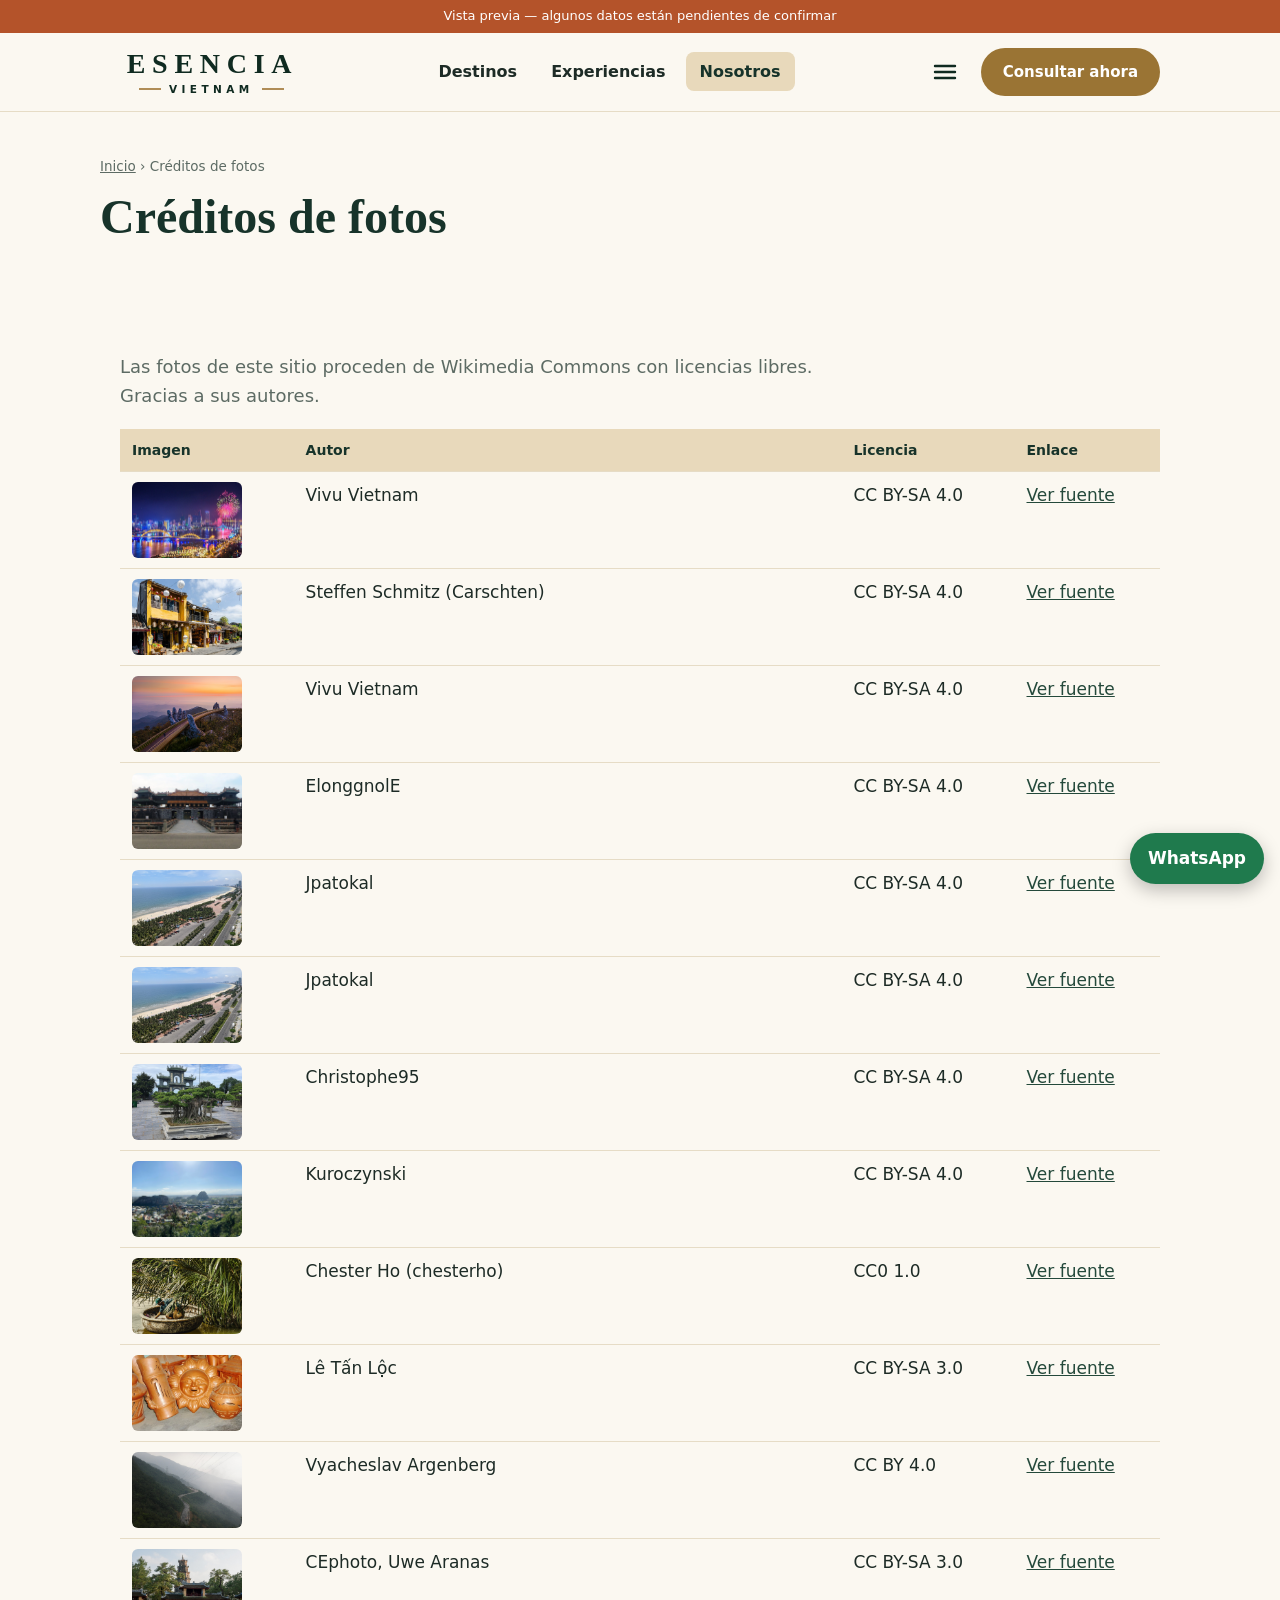
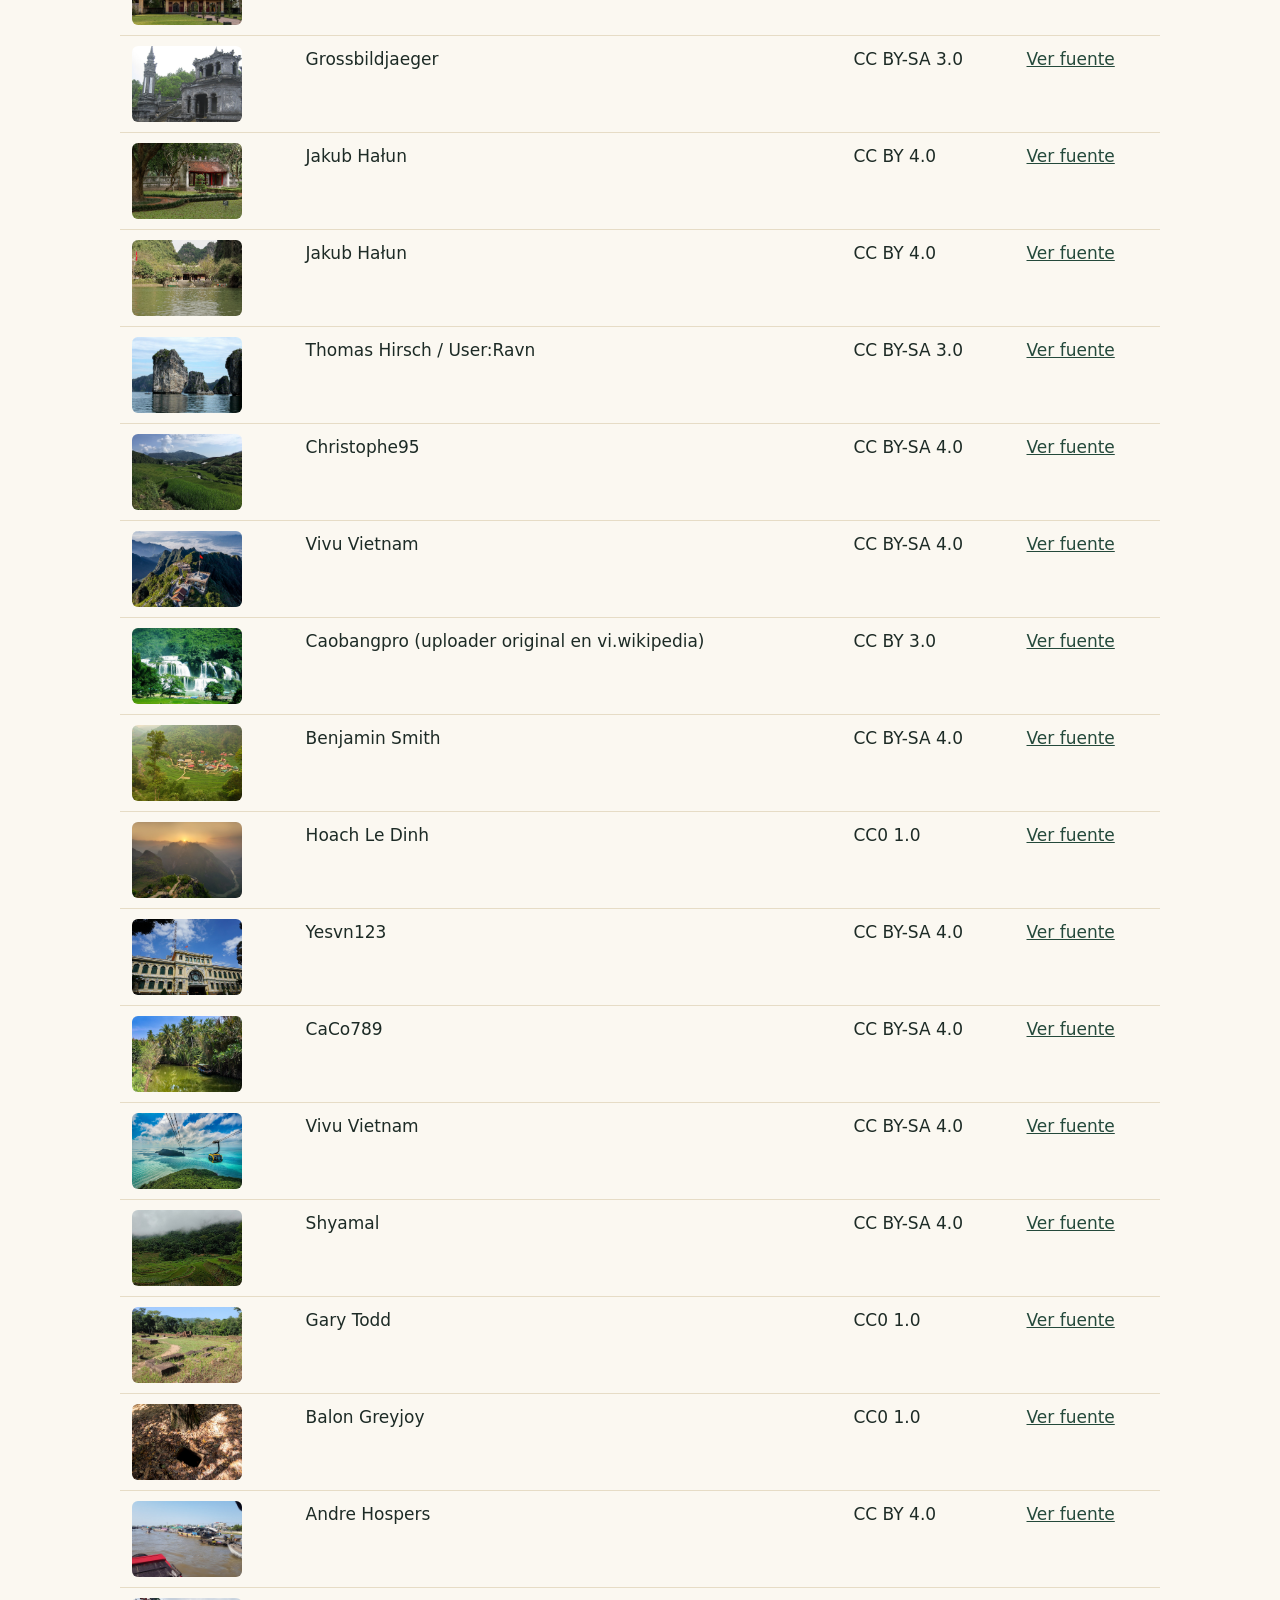
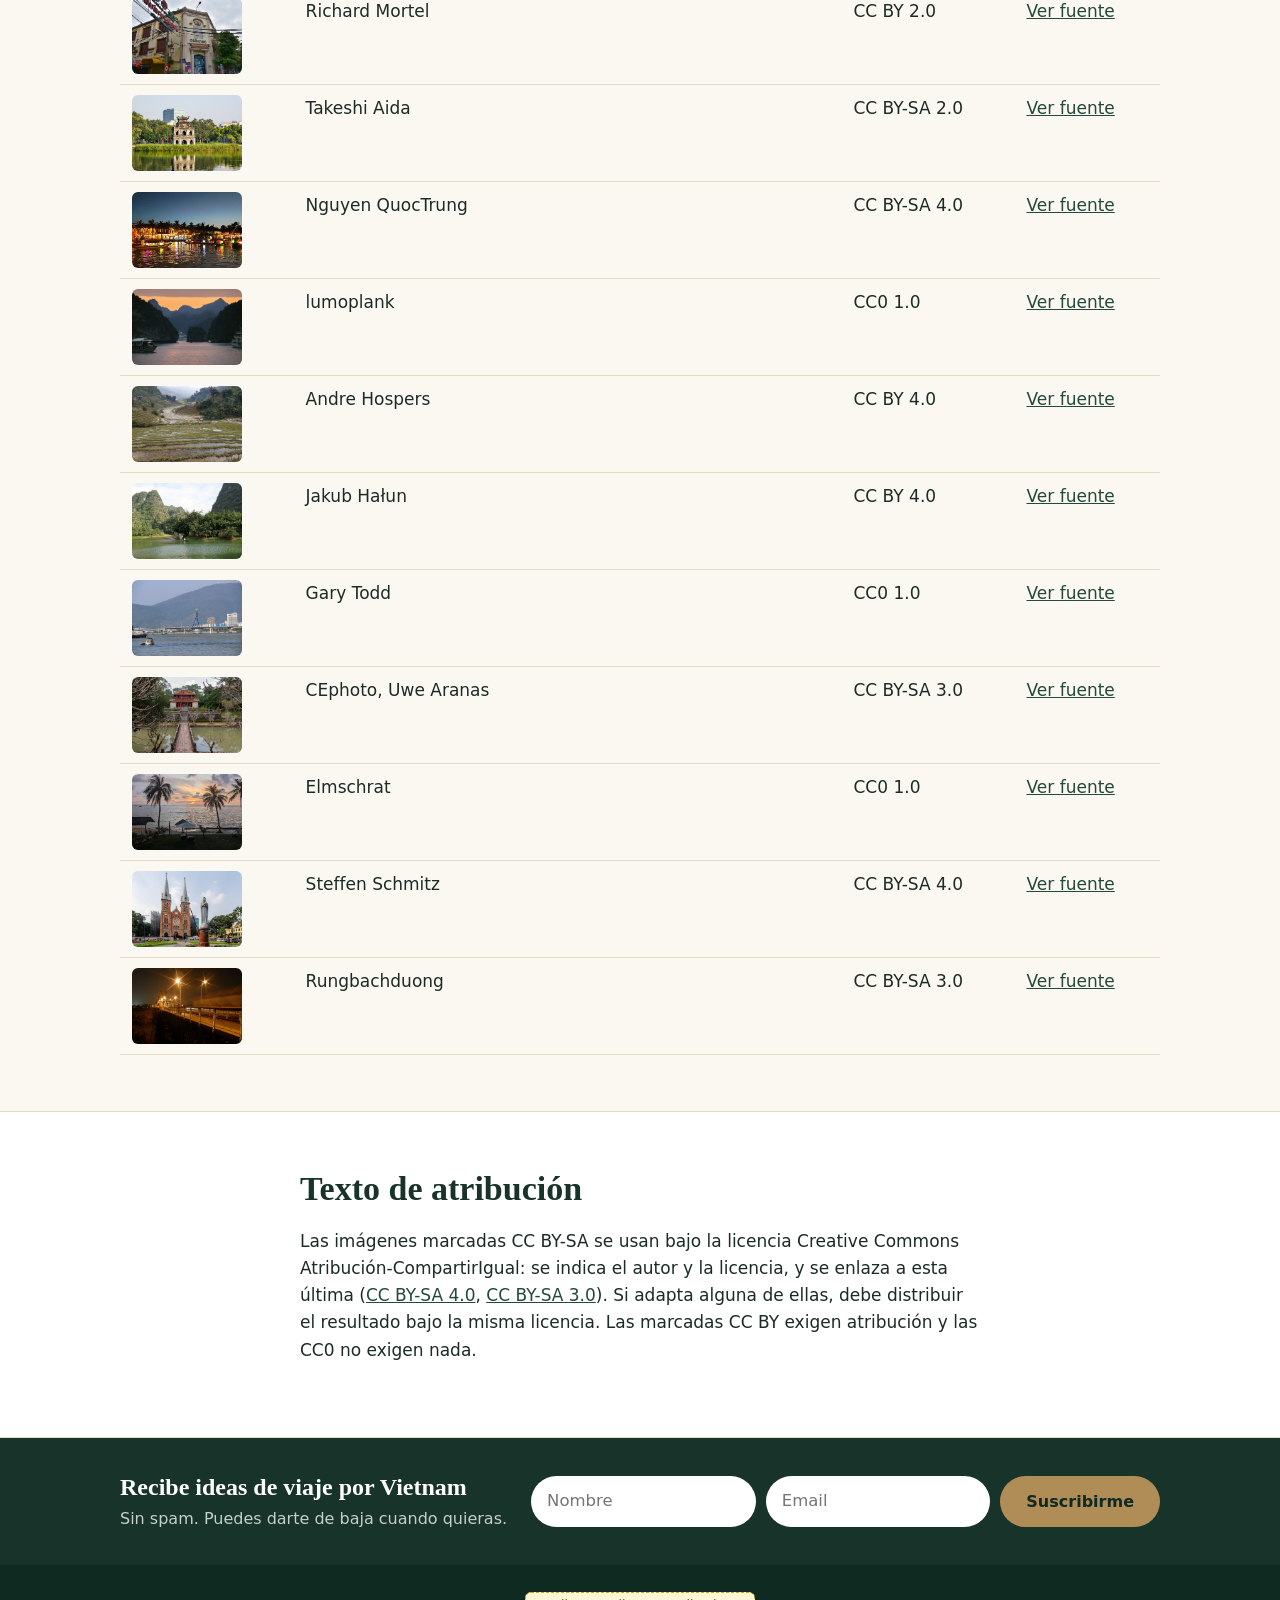
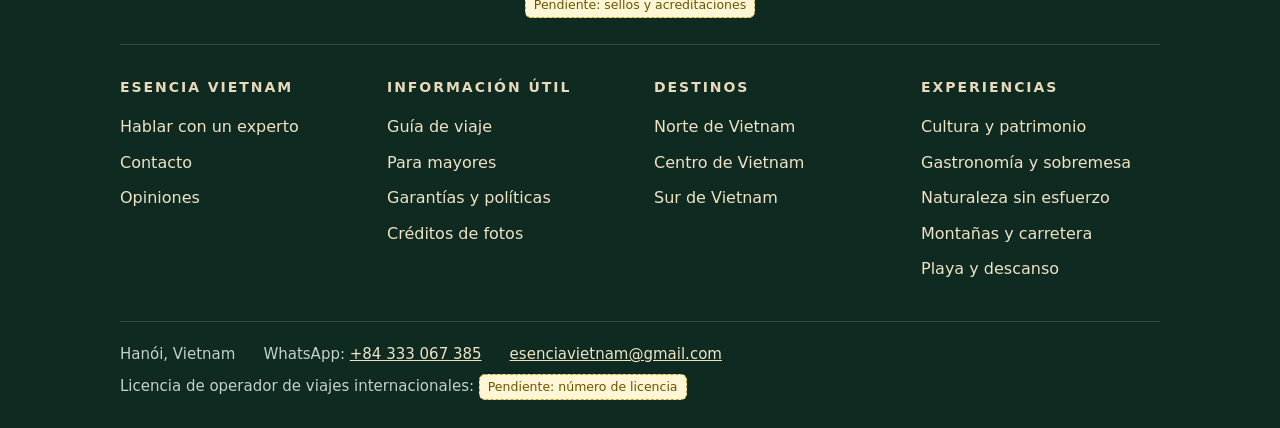
<file: creditos.html>
<!doctype html>
<html lang="es">
<head>
<meta charset="utf-8">
<meta name="viewport" content="width=device-width, initial-scale=1">
<meta name="robots" content="noindex">
<title>Créditos de fotos — Esencia Vietnam</title>
<meta name="description" content="Autores y licencias de las fotos usadas en Esencia Vietnam.">
<link rel="stylesheet" href="assets/css/site.css">
<script src="data/site.js"></script>
<script src="data/trips.js"></script>
<script src="data/credits.js"></script>
<script src="assets/js/site.js"></script>
<style>.person{display:flex;gap:18px;align-items:flex-start}.person .ph{flex:0 0 120px;height:120px;border-radius:50%;background:var(--gold-soft);display:flex;align-items:center;justify-content:center;text-align:center;font-size:12px;color:var(--muted);padding:8px;overflow:hidden}.person .ph img{width:100%;height:100%;object-fit:cover}.quote{border-left:4px solid var(--gold);padding-left:16px;margin:0}.thumb{width:110px;height:76px;object-fit:cover;border-radius:6px;display:block}.steps{counter-reset:s;list-style:none;padding:0;margin:0}.steps li{counter-increment:s;position:relative;padding:8px 0 8px 46px}.steps li::before{content:counter(s);position:absolute;left:0;top:6px;width:32px;height:32px;border-radius:50%;background:var(--gold);color:#fff;display:flex;align-items:center;justify-content:center;font-weight:700}table{border-collapse:collapse;width:100%}th,td{text-align:left;padding:10px 12px;border-bottom:1px solid var(--line);vertical-align:top}@media(max-width:520px){.person{flex-direction:column}}</style>
</head>
<body>
<div id="site-header"></div>
<main>
  <div class="container page-head">
    <div class="crumbs"><a href="index.html">Inicio</a> › Créditos de fotos</div>
    <h1>Créditos de fotos</h1>
  </div>
  <section class="section"><div class="container">
    <p class="lead narrow">Las fotos de este sitio proceden de Wikimedia Commons con licencias libres. Gracias a sus autores.</p>
    <div class="table-wrap"><table id="cr"><thead><tr><th>Imagen</th><th>Autor</th><th>Licencia</th><th>Enlace</th></tr></thead><tbody></tbody></table></div>
  </div></section>
  <section class="section alt"><div class="container narrow">
    <h2>Texto de atribución</h2>
    <p>Las imágenes marcadas CC BY-SA se usan bajo la licencia Creative Commons Atribución-CompartirIgual: se indica el autor y la licencia, y se enlaza a esta última (<a href="https://creativecommons.org/licenses/by-sa/4.0/deed.es" target="_blank" rel="noopener">CC BY-SA 4.0</a>, <a href="https://creativecommons.org/licenses/by-sa/3.0/deed.es" target="_blank" rel="noopener">CC BY-SA 3.0</a>). Si adapta alguna de ellas, debe distribuir el resultado bajo la misma licencia. Las marcadas CC BY exigen atribución y las CC0 no exigen nada.</p>
  </div></section>
</main>
<div id="site-footer"></div>
<script>E.ready(function(){
var $=function(i){return document.getElementById(i);};
var cr=E.D.credits;
$('cr').querySelector('tbody').innerHTML=Object.keys(cr).map(function(k){var c=cr[k];
  return '<tr><td><img class="thumb" loading="lazy" src="'+E.esc(k)+'" alt="Miniatura de '+E.esc(k.replace(/^images\//,''))+'"></td><td>'+E.esc(c.author)+'</td><td>'+E.esc(c.license)+'</td><td>'+(c.url?'<a href="'+E.esc(c.url)+'" target="_blank" rel="noopener">Ver fuente</a>':'')+'</td></tr>';
}).join('');

});</script>
</body>
</html>
</file>
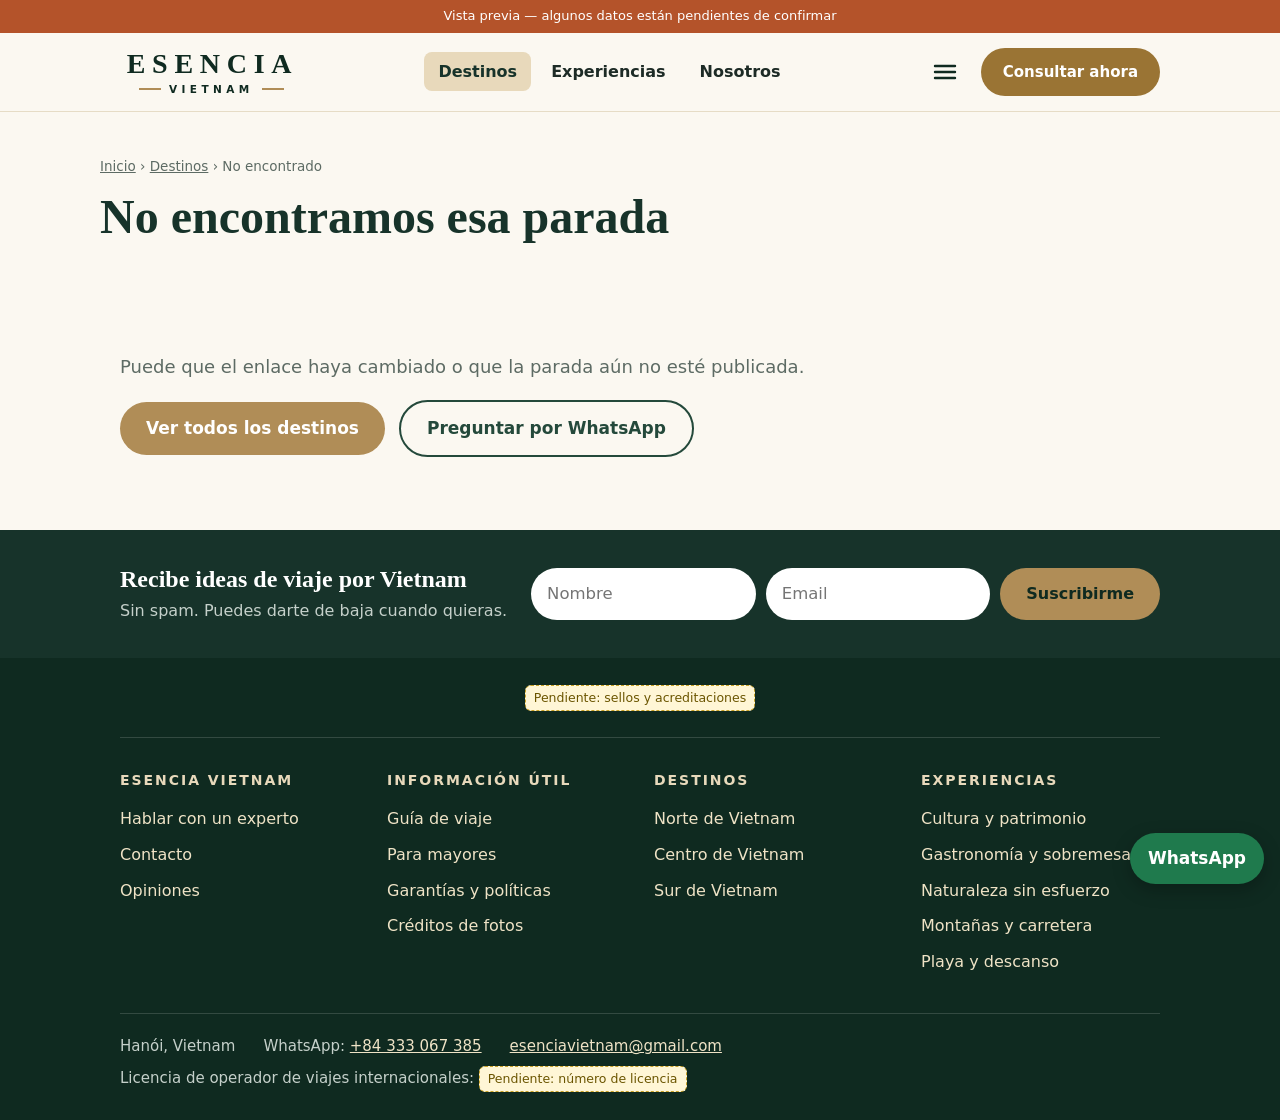
<file: destino.html>
<!doctype html>
<html lang="es">
<head>
<meta charset="utf-8">
<meta name="viewport" content="width=device-width, initial-scale=1">
<meta name="robots" content="noindex">
<title>Destino — Esencia Vietnam</title>
<meta name="description" content="Ficha de una parada: resumen, duración, caminata, mejor época y paradas cercanas.">
<link rel="stylesheet" href="assets/css/site.css">
<script src="data/site.js"></script>
<script src="data/trips.js"></script>
<script src="data/stop-details.js"></script>
<script src="data/credits.js"></script>
<script src="assets/js/site.js"></script>
<style>
.hero-img{width:100%;max-height:480px;object-fit:cover;border-radius:var(--radius)}
.credit{font-size:12.5px;color:var(--muted);margin-top:6px}
.facts{list-style:none;margin:0 0 20px;padding:0;display:grid;gap:8px}
.facts li{background:#fff;border:1px solid var(--line);border-radius:10px;padding:10px 14px}
.facts b{color:var(--green-900)}
.mini{height:260px}
</style>
</head>
<body>
<div id="site-header"></div>
<main>
  <div class="container page-head">
    <div class="crumbs"><a href="index.html">Inicio</a> › <a href="destinos.html">Destinos</a> › <span id="crumb">Destino</span></div>
    <h1 id="title">Destino</h1>
  </div>
  <section class="section"><div class="container" id="content"></div></section>
</main>
<div id="site-footer"></div>
<script>
E.ready(function(){
  var s=E.stop(E.q('id')||''), box=document.getElementById('content');
  if(!s){
    document.title='Destino no encontrado — Esencia Vietnam';
    document.getElementById('title').textContent='No encontramos esa parada';
    document.getElementById('crumb').textContent='No encontrado';
    box.innerHTML='<p class="lead">Puede que el enlace haya cambiado o que la parada aún no esté publicada.</p><p class="row"><a class="btn" href="destinos.html">Ver todos los destinos</a> <a class="btn ghost" href="'+E.waLink('Hola, buscaba una parada en Vietnam y no la encuentro en la web.')+'" target="_blank" rel="noopener">Preguntar por WhatsApp</a></p>';
    return;
  }
  document.title=s.name+' — Esencia Vietnam';
  document.getElementById('title').textContent=s.name;
  document.getElementById('crumb').textContent=s.name;
  var near=E.D.stops.filter(function(o){return o.region===s.region&&o.id!==s.id;});
  var wa=E.waLink('Hola, tengo una pregunta sobre "'+s.name+'" ('+E.regionName(s.region)+') para mi viaje a Vietnam.');
  box.innerHTML=
   '<div class="layout-side"><div>'+
     '<img class="hero-img" src="'+E.esc(s.image)+'" alt="'+E.esc(s.name)+'">'+E.credit(s.image)+
     '<h2 style="margin-top:24px">Resumen</h2><p class="lead">'+E.esc(s.summary)+'</p>'+
     ((E.D.stopDetails&&E.D.stopDetails[s.id])?'<h3 style="margin-top:18px">Qué descubriréis</h3><p>'+E.esc(E.D.stopDetails[s.id])+'</p>':'')+
     '<ul class="facts">'+
       '<li><b>Región:</b> '+E.regionName(s.region)+'</li>'+
       '<li><b>Duración de la visita:</b> '+E.esc(s.duration)+'</li>'+
       '<li><b>Caminata:</b> '+E.walkLabel(s.walking)+'</li>'+
       '<li><b>Mejor época:</b> '+E.esc(s.bestSeason)+'</li>'+
       '<li><b>Peso en el día:</b> '+(s.weight==='principal'?'Parada principal (cuenta para el ritmo del día)':'Parada ligera (se combina fácilmente)')+'</li>'+
     '</ul>'+
     '<div class="row"><a class="btn" href="constructor.html?add='+encodeURIComponent(s.id)+'">Añadir a mi viaje</a>'+
     '<a class="btn ghost" href="'+wa+'" target="_blank" rel="noopener">Preguntar a un especialista</a></div>'+
   '</div><aside class="sticky-side"><h3>Ubicación</h3><div id="mini" class="map mini" role="region" aria-label="Mapa de '+E.esc(s.name)+'"></div>'+
   '<p class="route" style="margin-top:8px">Mapa © OpenStreetMap.</p></aside></div>'+
   '<h2 style="margin-top:44px">Paradas cercanas en '+E.regionName(s.region)+'</h2>'+
   (near.length?'<div class="grid c3">'+near.map(E.stopCard).join('')+'</div>':'<p>Aún no hay otras paradas en esta región.</p>');
  if(typeof s.lat==='number'){
    E.loadLeaflet(function(){
      try{
        var m=E.newMap(document.getElementById('mini')); m.setView([s.lat,s.lng],12);
        L.marker([s.lat,s.lng],{title:s.name,alt:s.name}).addTo(m).bindPopup('<strong>'+E.esc(s.name)+'</strong><br><a href="destino.html?id='+encodeURIComponent(s.id)+'">Ver destino</a>').openPopup();
      }catch(e){}
    });
  } else document.getElementById('mini').outerHTML='<p>Ubicación por confirmar.</p>';
});
</script>
</body>
</html>
</file>
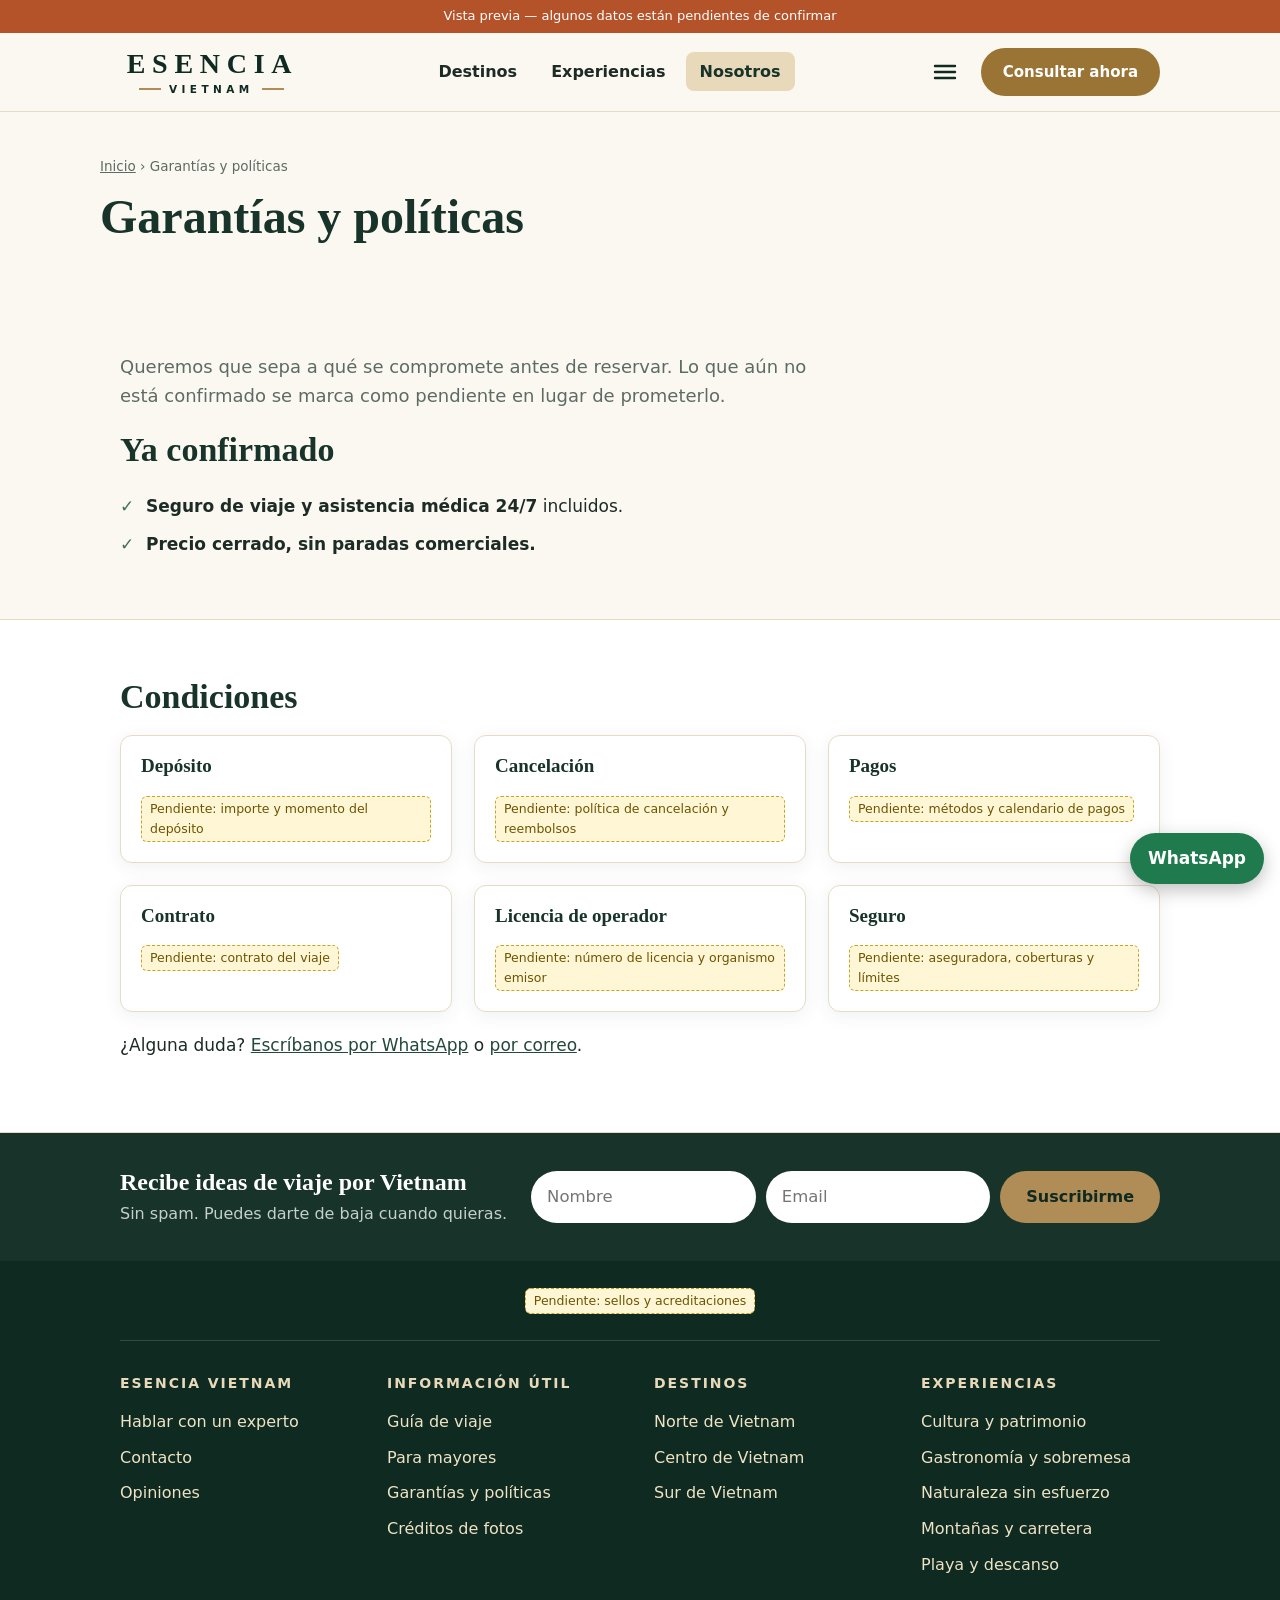
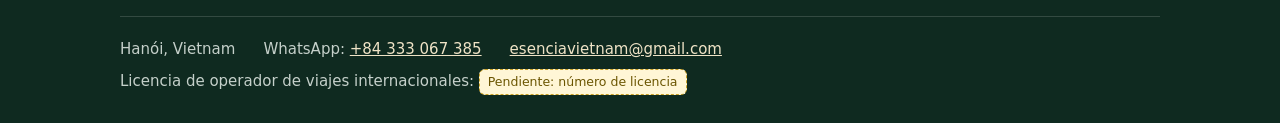
<file: garantias.html>
<!doctype html>
<html lang="es">
<head>
<meta charset="utf-8">
<meta name="viewport" content="width=device-width, initial-scale=1">
<meta name="robots" content="noindex">
<title>Garantías y políticas — Esencia Vietnam</title>
<meta name="description" content="Depósito, cancelación, pagos, contrato, licencia y seguro de Esencia Vietnam.">
<link rel="stylesheet" href="assets/css/site.css">
<script src="data/site.js"></script>
<script src="data/trips.js"></script>
<script src="data/credits.js"></script>
<script src="assets/js/site.js"></script>
<style>.person{display:flex;gap:18px;align-items:flex-start}.person .ph{flex:0 0 120px;height:120px;border-radius:50%;background:var(--gold-soft);display:flex;align-items:center;justify-content:center;text-align:center;font-size:12px;color:var(--muted);padding:8px;overflow:hidden}.person .ph img{width:100%;height:100%;object-fit:cover}.quote{border-left:4px solid var(--gold);padding-left:16px;margin:0}.thumb{width:110px;height:76px;object-fit:cover;border-radius:6px;display:block}.steps{counter-reset:s;list-style:none;padding:0;margin:0}.steps li{counter-increment:s;position:relative;padding:8px 0 8px 46px}.steps li::before{content:counter(s);position:absolute;left:0;top:6px;width:32px;height:32px;border-radius:50%;background:var(--gold);color:#fff;display:flex;align-items:center;justify-content:center;font-weight:700}table{border-collapse:collapse;width:100%}th,td{text-align:left;padding:10px 12px;border-bottom:1px solid var(--line);vertical-align:top}@media(max-width:520px){.person{flex-direction:column}}</style>
</head>
<body>
<div id="site-header"></div>
<main>
  <div class="container page-head">
    <div class="crumbs"><a href="index.html">Inicio</a> › Garantías y políticas</div>
    <h1>Garantías y políticas</h1>
  </div>
  <section class="section"><div class="container">
    <p class="lead narrow">Queremos que sepa a qué se compromete antes de reservar. Lo que aún no está confirmado se marca como pendiente en lugar de prometerlo.</p>
    <h2>Ya confirmado</h2>
    <ul class="checks narrow">
      <li><b>Seguro de viaje y asistencia médica 24/7</b> incluidos.</li>
      <li><b>Precio cerrado, sin paradas comerciales.</b></li>
    </ul>
  </div></section>
  <section class="section alt"><div class="container">
    <h2>Condiciones</h2>
    <div class="grid c2" id="pol"></div>
    <p style="margin-top:20px">¿Alguna duda? <a href="#" id="cta-wa">Escríbanos por WhatsApp</a> o <a href="#" id="cta-mail">por correo</a>.</p>
  </div></section>
</main>
<div id="site-footer"></div>
<script>E.ready(function(){
var $=function(i){return document.getElementById(i);};
var items=[['Depósito','importe y momento del depósito'],['Cancelación','política de cancelación y reembolsos'],['Pagos','métodos y calendario de pagos'],['Contrato','contrato del viaje'],['Licencia de operador','número de licencia y organismo emisor'],['Seguro','aseguradora, coberturas y límites']];
$('pol').innerHTML=items.map(function(i){var v=(i[0]==='Licencia de operador'&&E.C.licenseNumber)?E.esc(E.C.licenseNumber):E.todo(i[1]);return '<article class="card"><div class="body"><h3>'+i[0]+'</h3><p>'+v+'</p></div></article>';}).join('');
var w=$('cta-wa'); if(w) w.href=E.waLink('Hola, tengo dudas sobre las condiciones de reserva y cancelación.'); var m=$('cta-mail'); if(m) m.href=E.mailLink('Consulta — Esencia Vietnam','Hola, tengo dudas sobre las condiciones de reserva y cancelación.');
});</script>
</body>
</html>
</file>
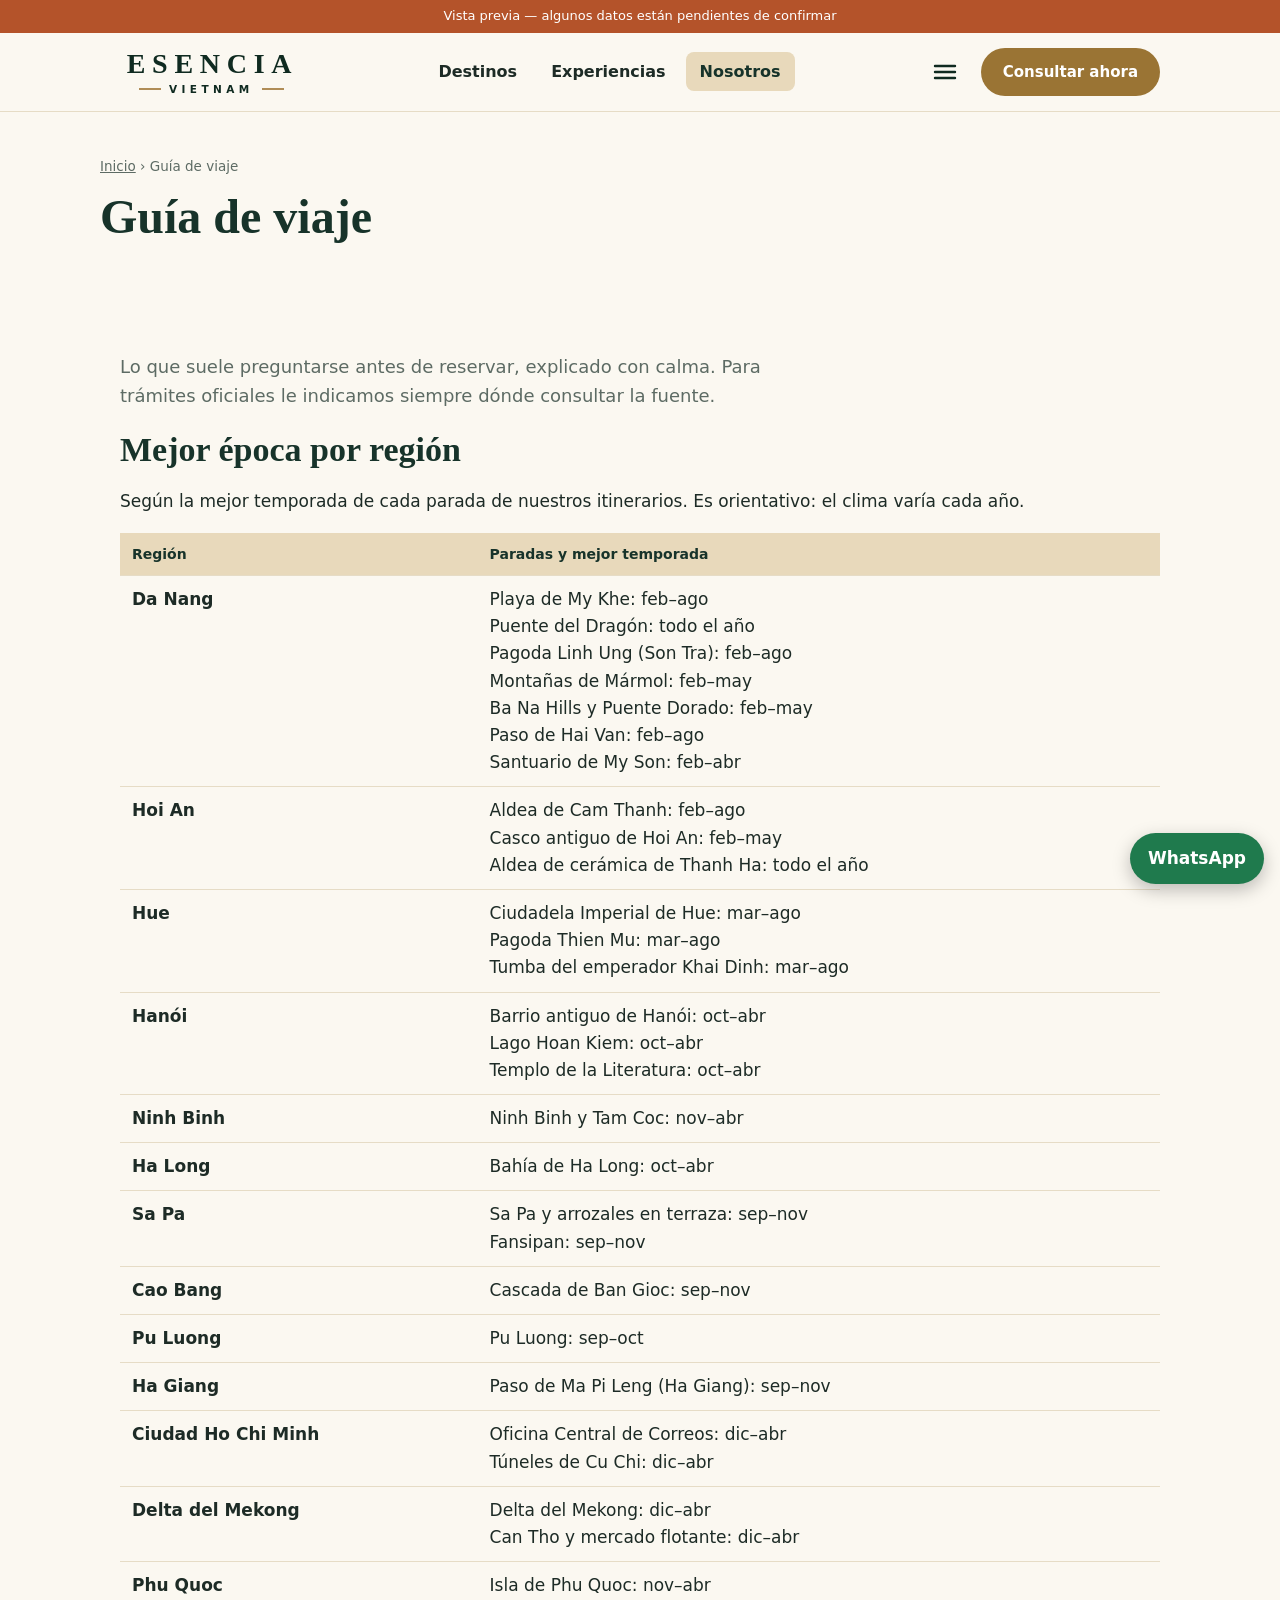
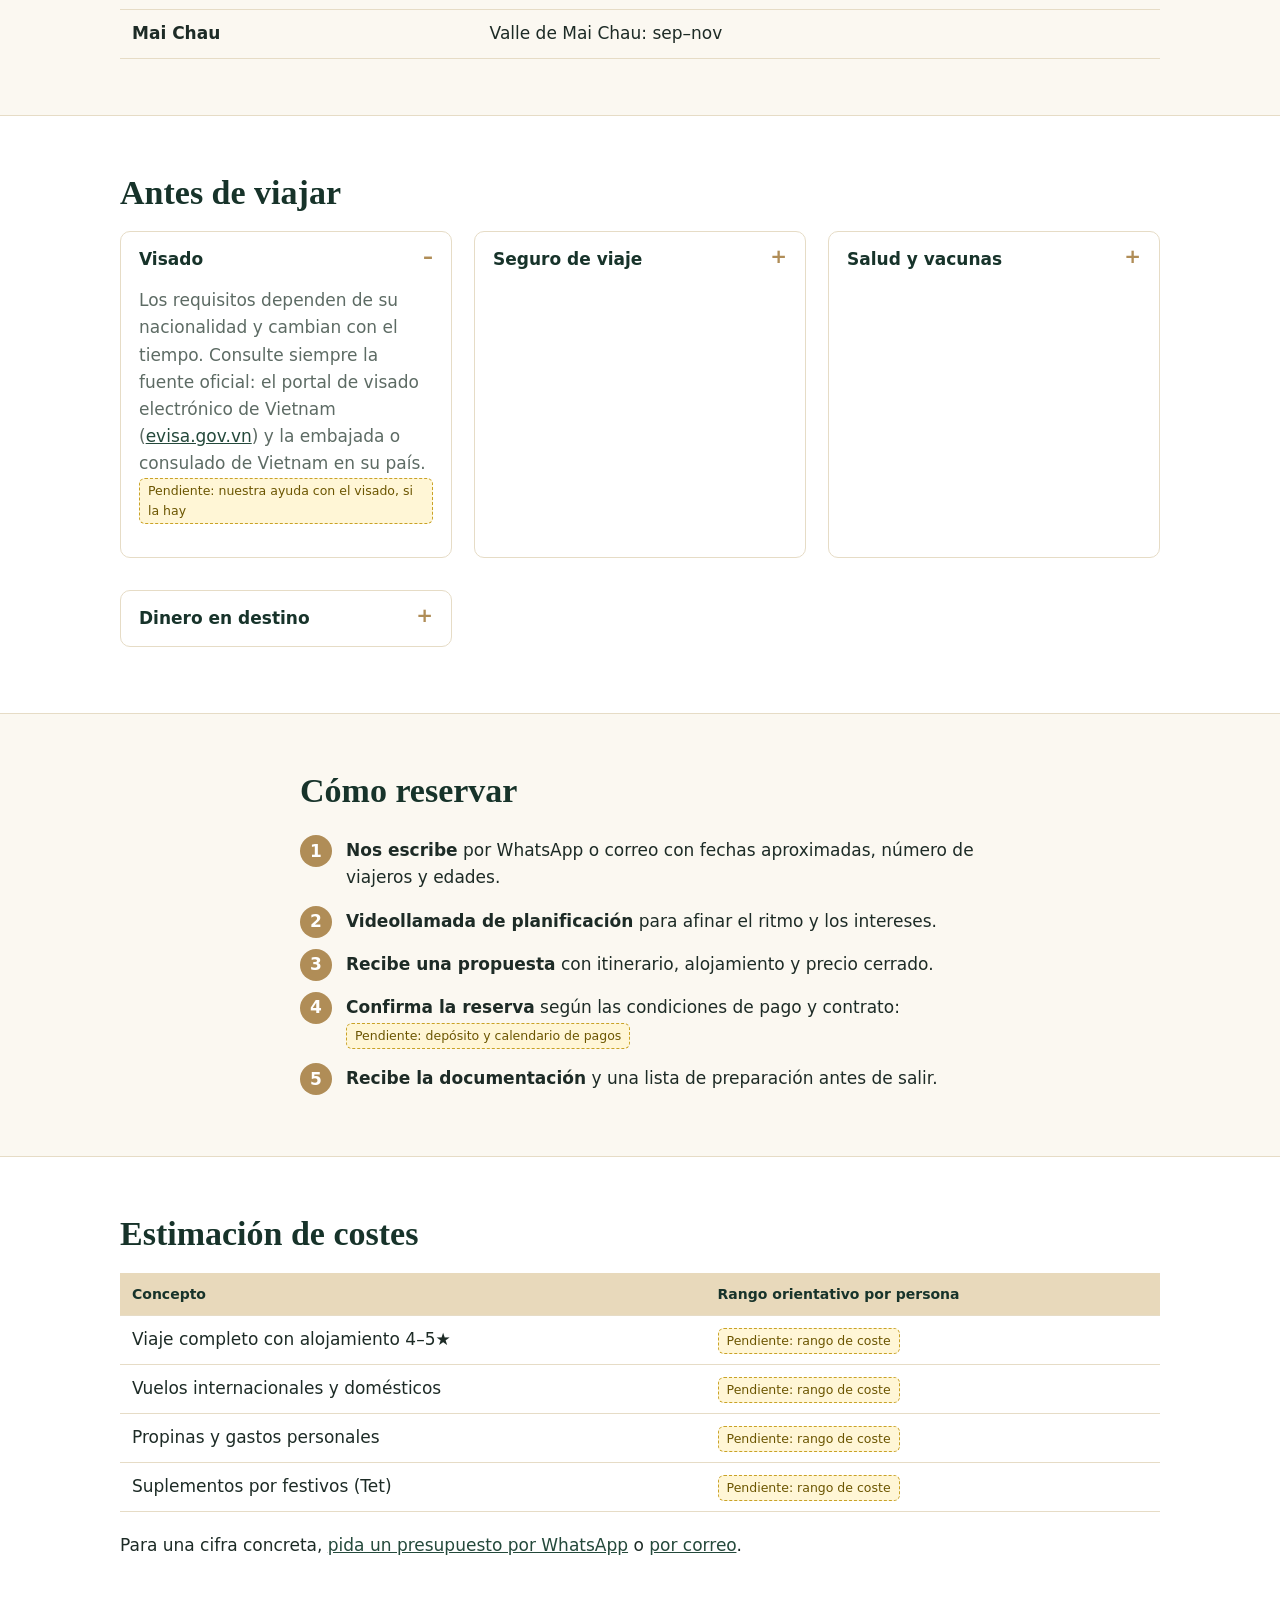
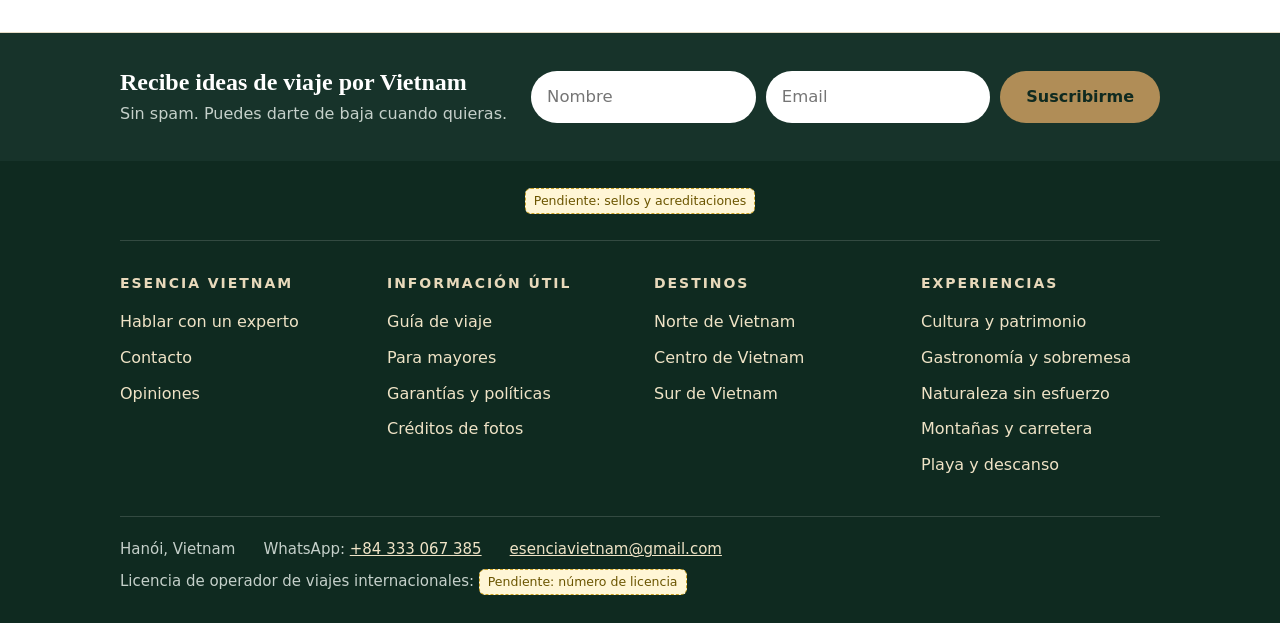
<file: guia.html>
<!doctype html>
<html lang="es">
<head>
<meta charset="utf-8">
<meta name="viewport" content="width=device-width, initial-scale=1">
<meta name="robots" content="noindex">
<title>Guía de viaje — Esencia Vietnam</title>
<meta name="description" content="Guía para preparar su viaje a Vietnam: mejor época, visado, seguro, salud, dinero y cómo reservar.">
<link rel="stylesheet" href="assets/css/site.css">
<script src="data/site.js"></script>
<script src="data/trips.js"></script>
<script src="data/credits.js"></script>
<script src="assets/js/site.js"></script>
<style>.person{display:flex;gap:18px;align-items:flex-start}.person .ph{flex:0 0 120px;height:120px;border-radius:50%;background:var(--gold-soft);display:flex;align-items:center;justify-content:center;text-align:center;font-size:12px;color:var(--muted);padding:8px;overflow:hidden}.person .ph img{width:100%;height:100%;object-fit:cover}.quote{border-left:4px solid var(--gold);padding-left:16px;margin:0}.thumb{width:110px;height:76px;object-fit:cover;border-radius:6px;display:block}.steps{counter-reset:s;list-style:none;padding:0;margin:0}.steps li{counter-increment:s;position:relative;padding:8px 0 8px 46px}.steps li::before{content:counter(s);position:absolute;left:0;top:6px;width:32px;height:32px;border-radius:50%;background:var(--gold);color:#fff;display:flex;align-items:center;justify-content:center;font-weight:700}table{border-collapse:collapse;width:100%}th,td{text-align:left;padding:10px 12px;border-bottom:1px solid var(--line);vertical-align:top}@media(max-width:520px){.person{flex-direction:column}}</style>
</head>
<body>
<div id="site-header"></div>
<main>
  <div class="container page-head">
    <div class="crumbs"><a href="index.html">Inicio</a> › Guía de viaje</div>
    <h1>Guía de viaje</h1>
  </div>
  <section class="section"><div class="container">
    <p class="lead narrow">Lo que suele preguntarse antes de reservar, explicado con calma. Para trámites oficiales le indicamos siempre dónde consultar la fuente.</p>
    <h2>Mejor época por región</h2>
    <p>Según la mejor temporada de cada parada de nuestros itinerarios. Es orientativo: el clima varía cada año.</p>
    <div class="table-wrap"><table id="season"><thead><tr><th>Región</th><th>Paradas y mejor temporada</th></tr></thead><tbody></tbody></table></div>
  </div></section>
  <section class="section alt"><div class="container">
    <h2>Antes de viajar</h2>
    <div class="grid c2">
      <details class="acc" open><summary>Visado</summary><div class="acc-body"><p>Los requisitos dependen de su nacionalidad y cambian con el tiempo. Consulte siempre la fuente oficial: el portal de visado electrónico de Vietnam (<a href="https://evisa.gov.vn" target="_blank" rel="noopener">evisa.gov.vn</a>) y la embajada o consulado de Vietnam en su país. <span id="t-visa"></span></p></div></details>
      <details class="acc"><summary>Seguro de viaje</summary><div class="acc-body"><p>Nuestros viajes incluyen seguro de viaje y asistencia médica 24/7. Cobertura y límites: <span id="t-seg"></span></p></div></details>
      <details class="acc"><summary>Salud y vacunas</summary><div class="acc-body"><p>Consulte con su médico o centro de medicina del viajero con antelación y revise las recomendaciones oficiales de su país para Vietnam. No damos consejo médico; si tiene una condición concreta, cuéntenoslo (es opcional) para adaptar el ritmo.</p></div></details>
      <details class="acc"><summary>Dinero en destino</summary><div class="acc-body"><p>La moneda local es el dong vietnamita. Compruebe con su banco las comisiones de tarjeta y de cajeros. <span id="t-din"></span></p></div></details>
    </div>
  </div></section>
  <section class="section"><div class="container narrow">
    <h2>Cómo reservar</h2>
    <ol class="steps">
      <li><b>Nos escribe</b> por WhatsApp o correo con fechas aproximadas, número de viajeros y edades.</li>
      <li><b>Videollamada de planificación</b> para afinar el ritmo y los intereses.</li>
      <li><b>Recibe una propuesta</b> con itinerario, alojamiento y precio cerrado.</li>
      <li><b>Confirma la reserva</b> según las condiciones de pago y contrato: <span id="t-res"></span></li>
      <li><b>Recibe la documentación</b> y una lista de preparación antes de salir.</li>
    </ol>
  </div></section>
  <section class="section alt"><div class="container">
    <h2>Estimación de costes</h2>
    <div class="table-wrap"><table><thead><tr><th>Concepto</th><th>Rango orientativo por persona</th></tr></thead><tbody id="costs"></tbody></table></div>
    <p style="margin-top:20px">Para una cifra concreta, <a href="#" id="cta-wa">pida un presupuesto por WhatsApp</a> o <a href="#" id="cta-mail">por correo</a>.</p>
  </div></section>
</main>
<div id="site-footer"></div>
<script>E.ready(function(){
var $=function(i){return document.getElementById(i);};
var reg={};
E.D.stops.forEach(function(s){(reg[s.region]=reg[s.region]||[]).push(s);});
$('season').querySelector('tbody').innerHTML=Object.keys(reg).map(function(r){
  return '<tr><td><b>'+E.esc(E.regionName(r))+'</b></td><td>'+reg[r].map(function(s){return E.esc(s.name)+': '+E.esc(s.bestSeason);}).join('<br>')+'</td></tr>';
}).join('');
$('t-visa').innerHTML=E.todo('nuestra ayuda con el visado, si la hay');
$('t-seg').innerHTML=E.todo('aseguradora, coberturas y límites');
$('t-din').innerHTML=E.todo('consejo sobre efectivo, propinas y tarjetas');
$('t-res').innerHTML=E.todo('depósito y calendario de pagos');
$('costs').innerHTML=['Viaje completo con alojamiento 4–5★','Vuelos internacionales y domésticos','Propinas y gastos personales','Suplementos por festivos (Tet)'].map(function(c){return '<tr><td>'+c+'</td><td>'+E.todo('rango de coste')+'</td></tr>';}).join('');
var w=$('cta-wa'); if(w) w.href=E.waLink('Hola, quisiera un presupuesto para viajar a Vietnam.'); var m=$('cta-mail'); if(m) m.href=E.mailLink('Consulta — Esencia Vietnam','Hola, quisiera un presupuesto para viajar a Vietnam.');
});</script>
</body>
</html>
</file>
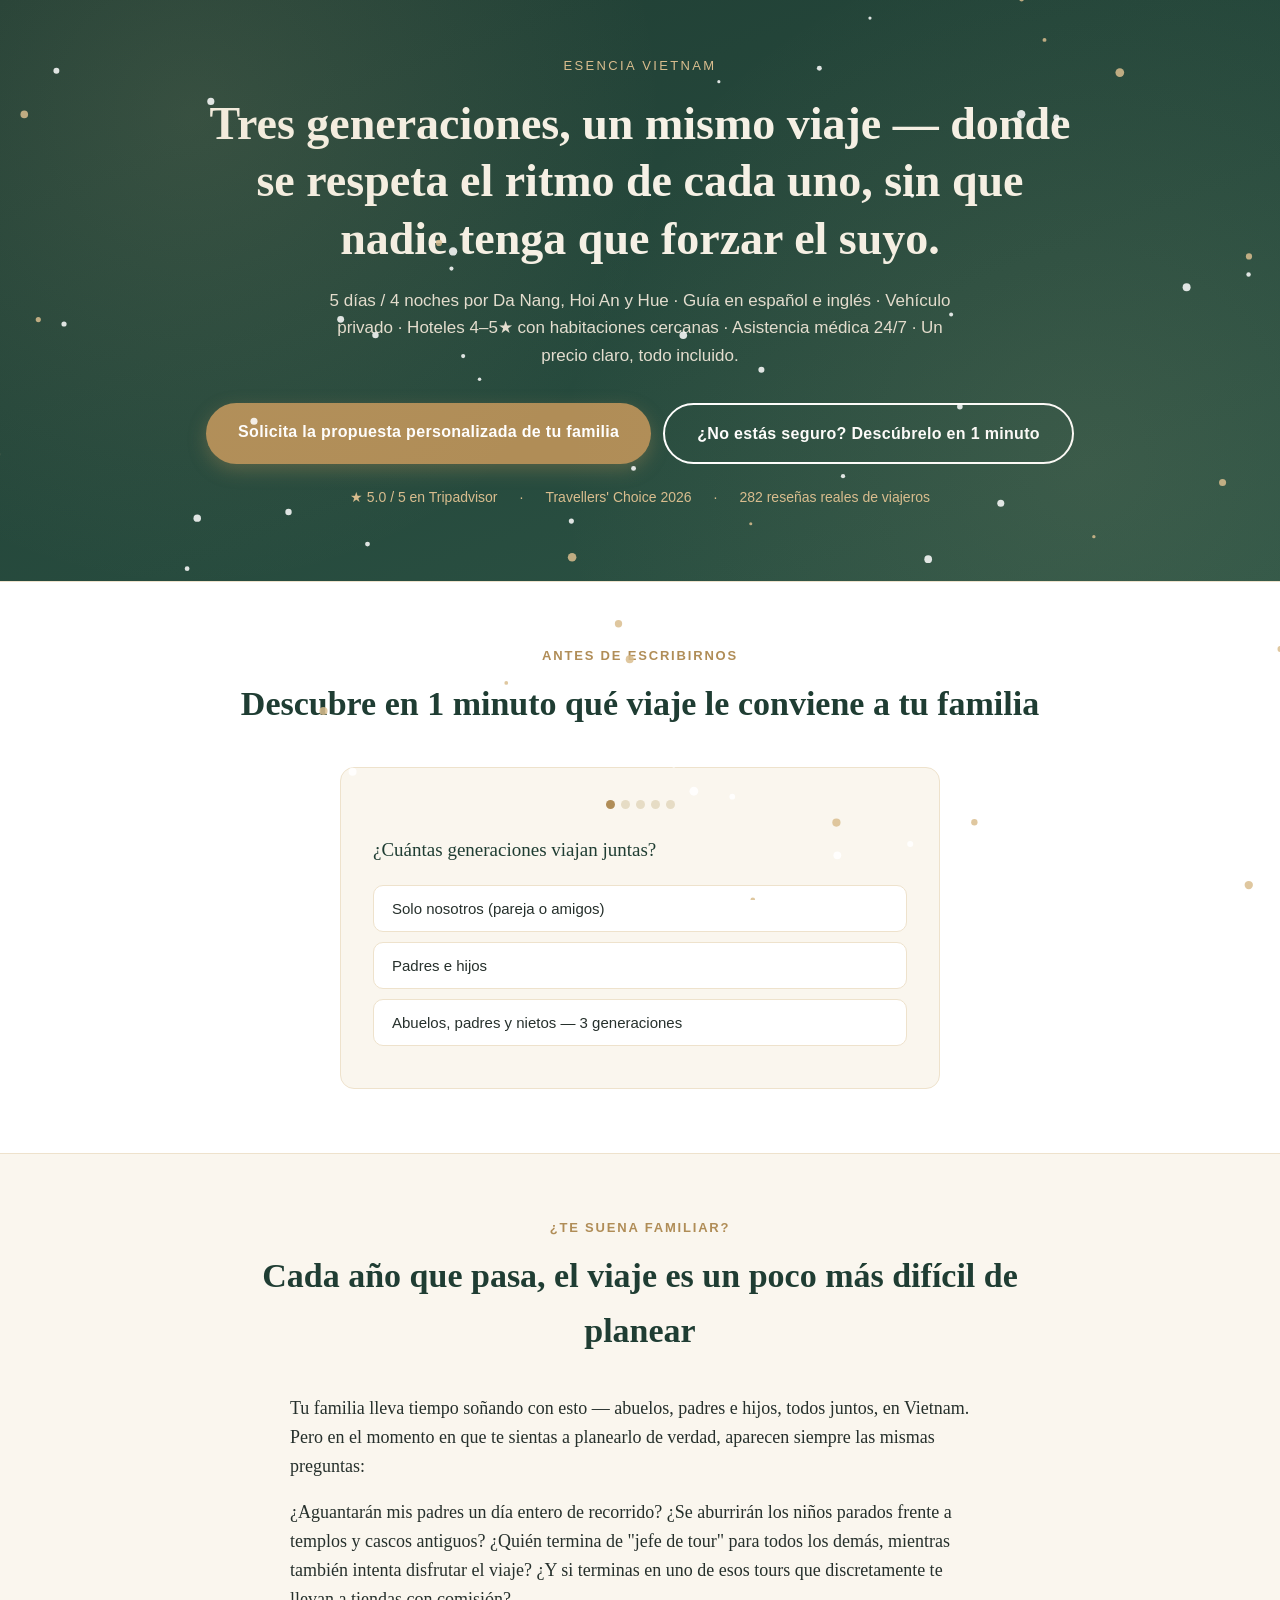
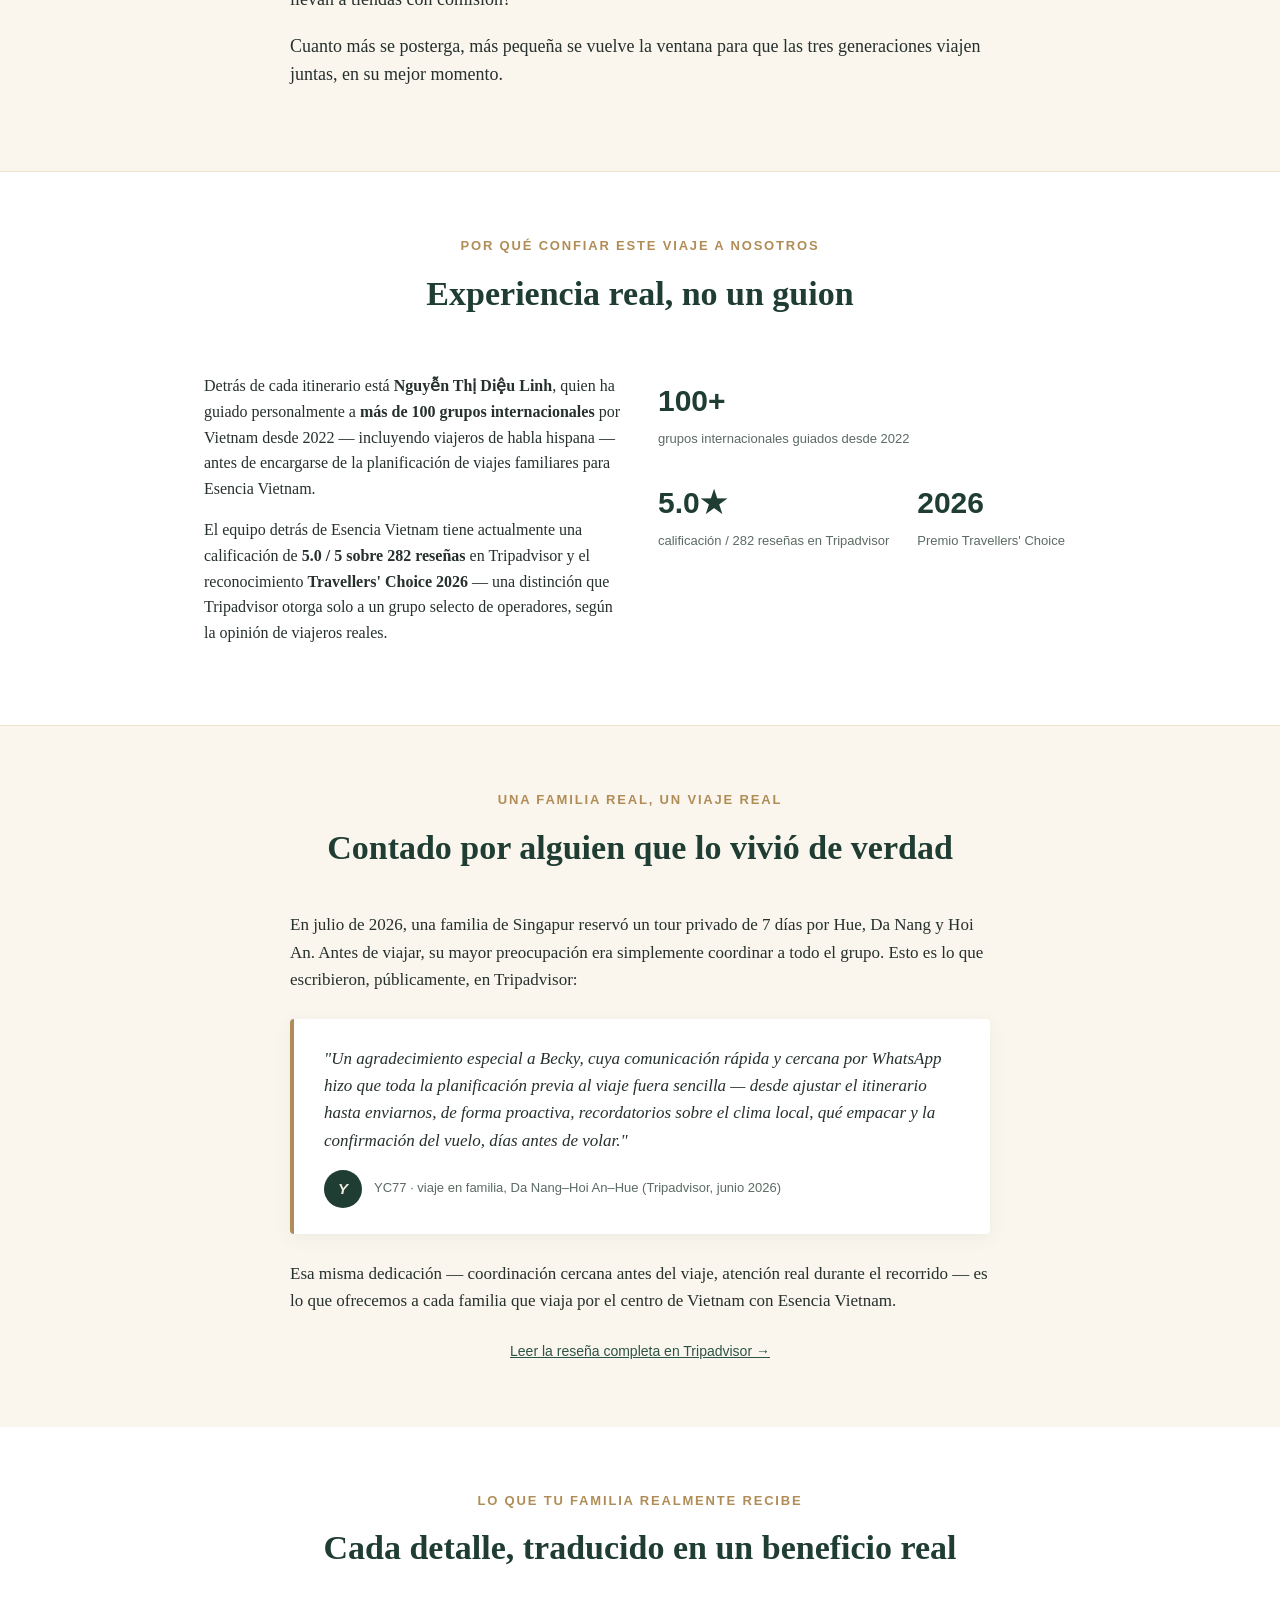
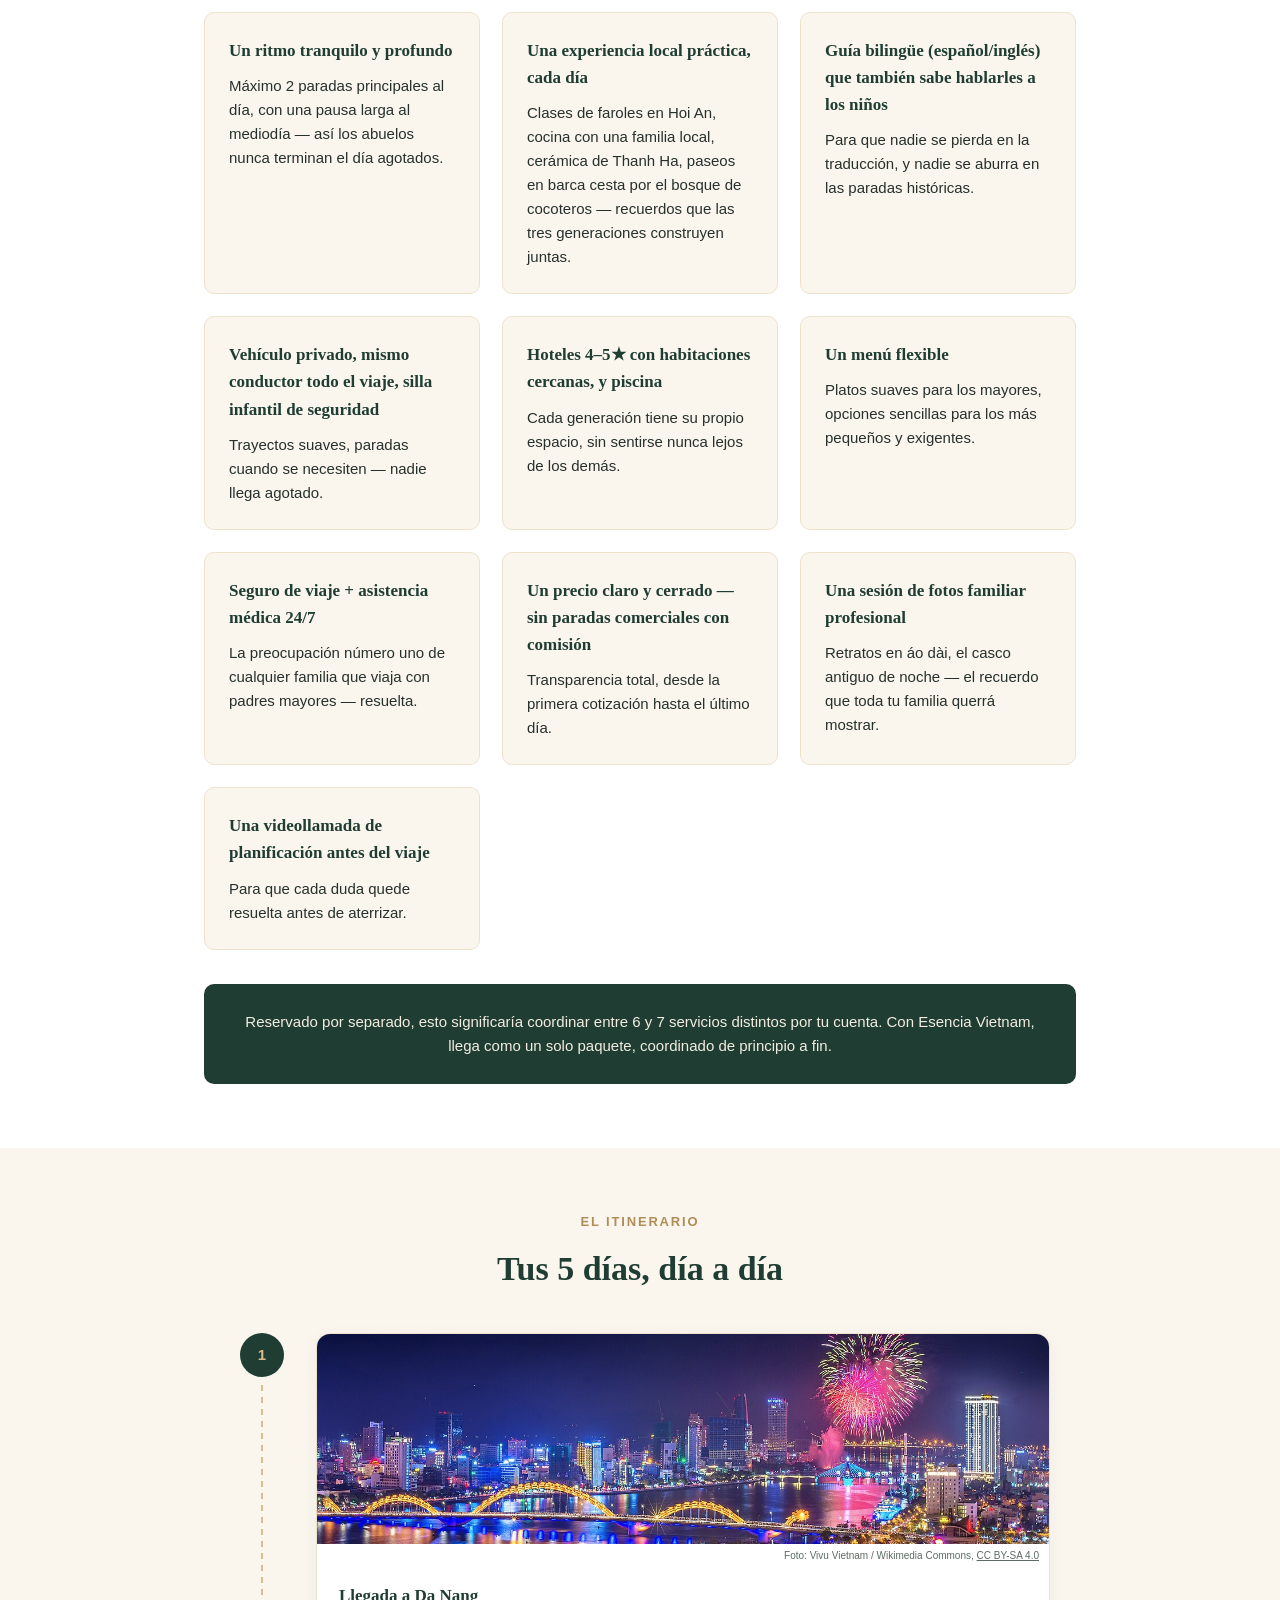
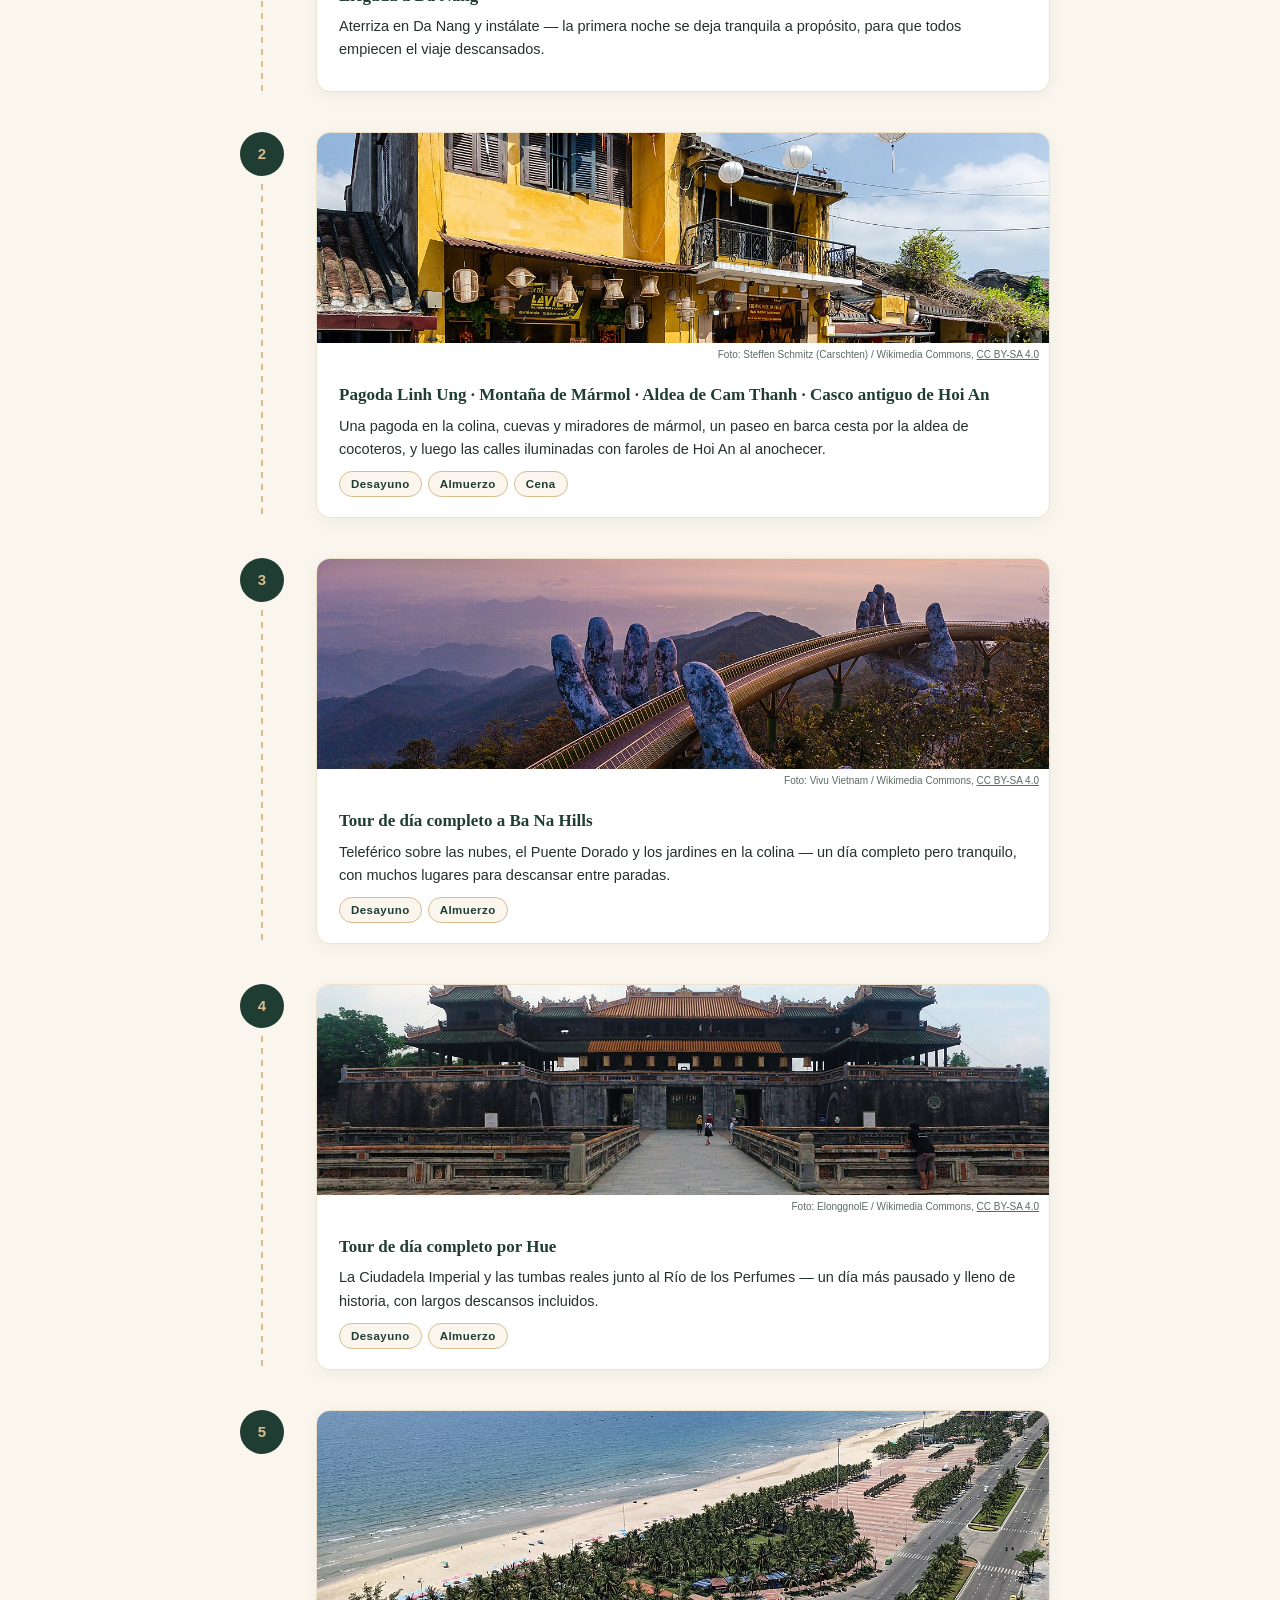
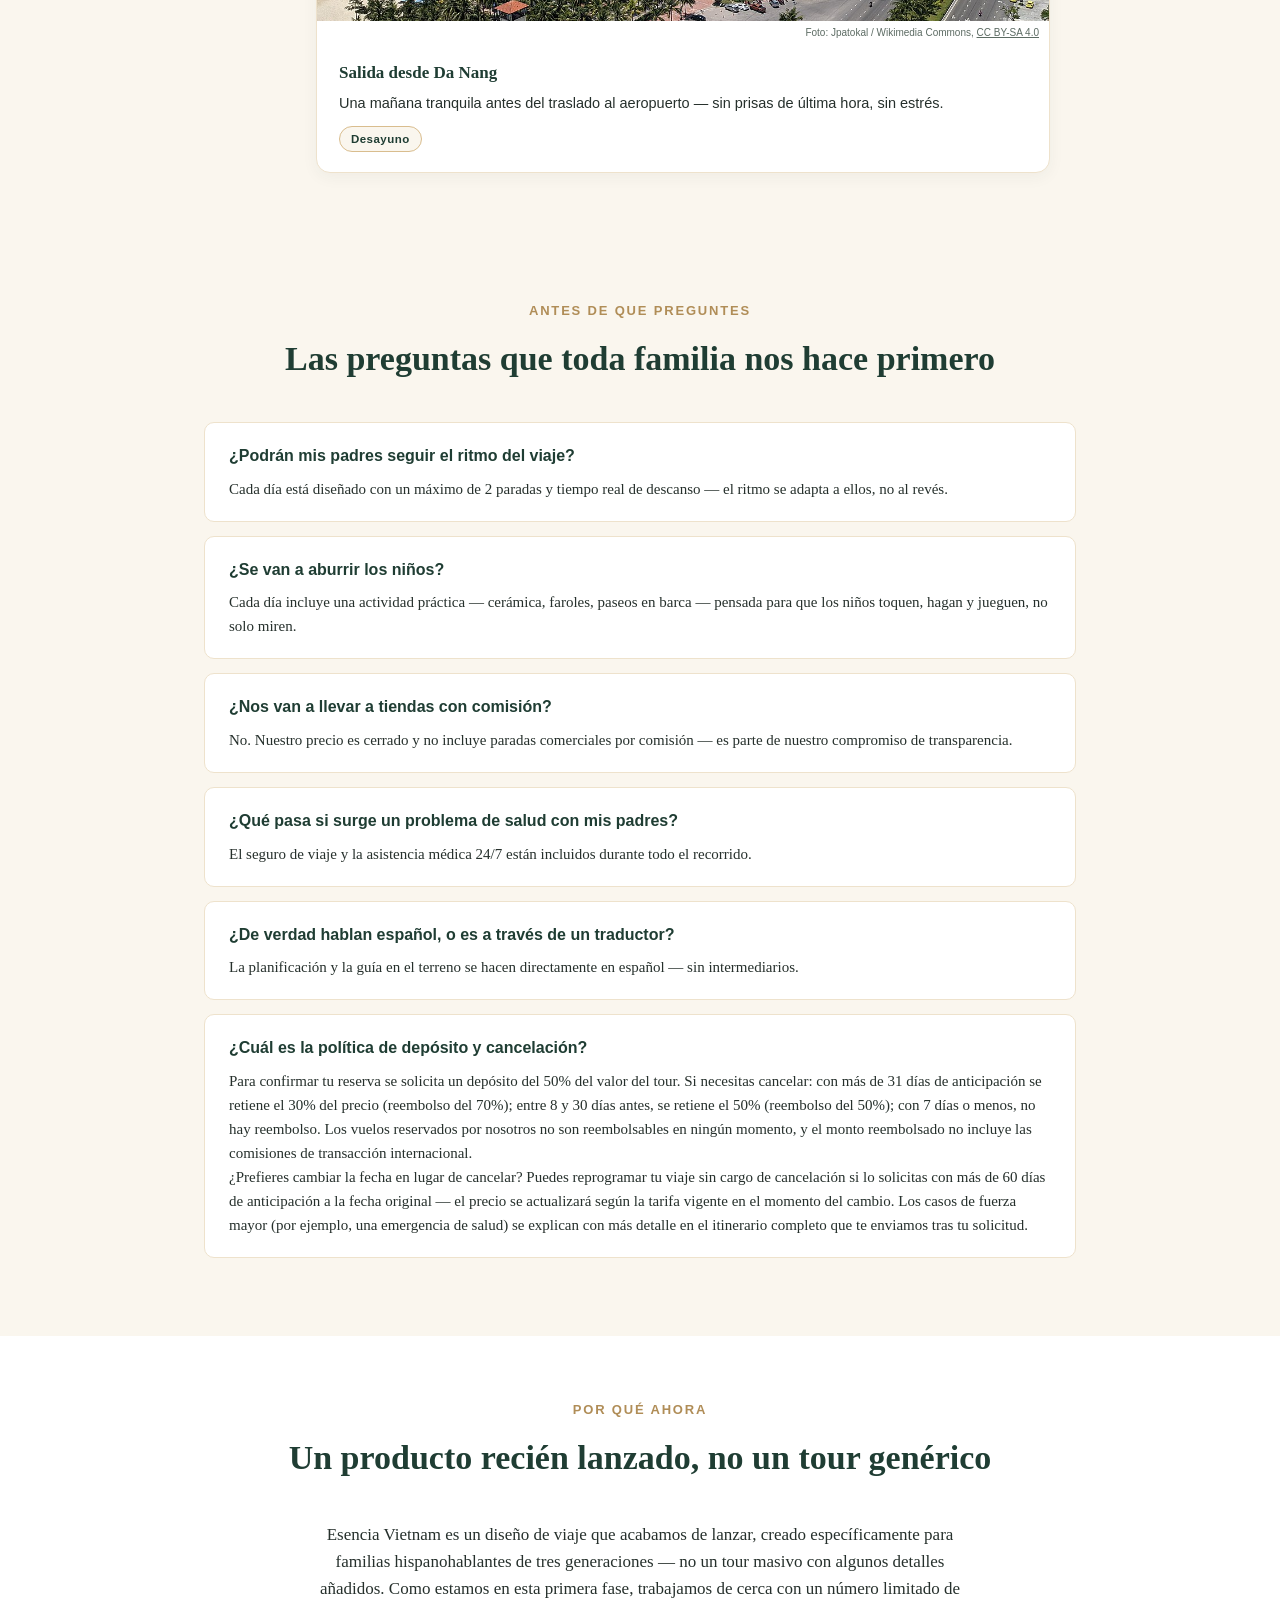
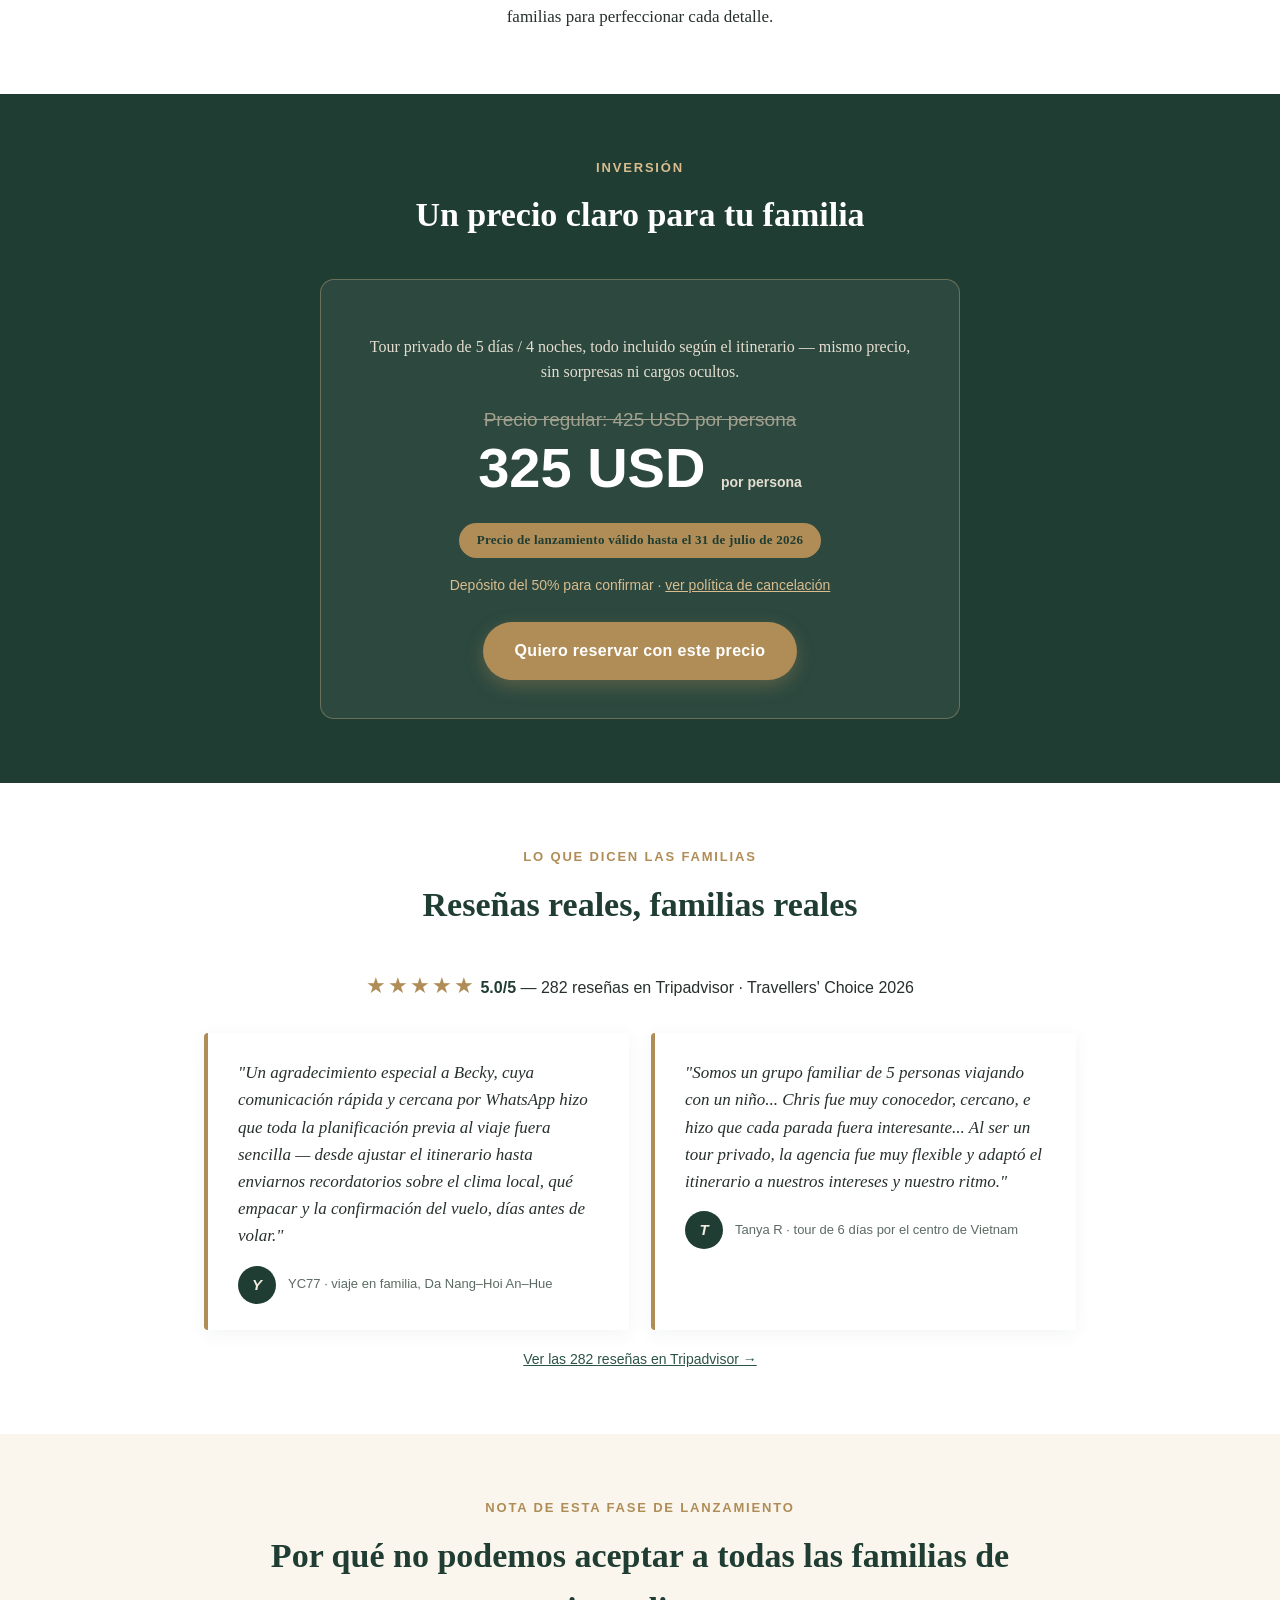
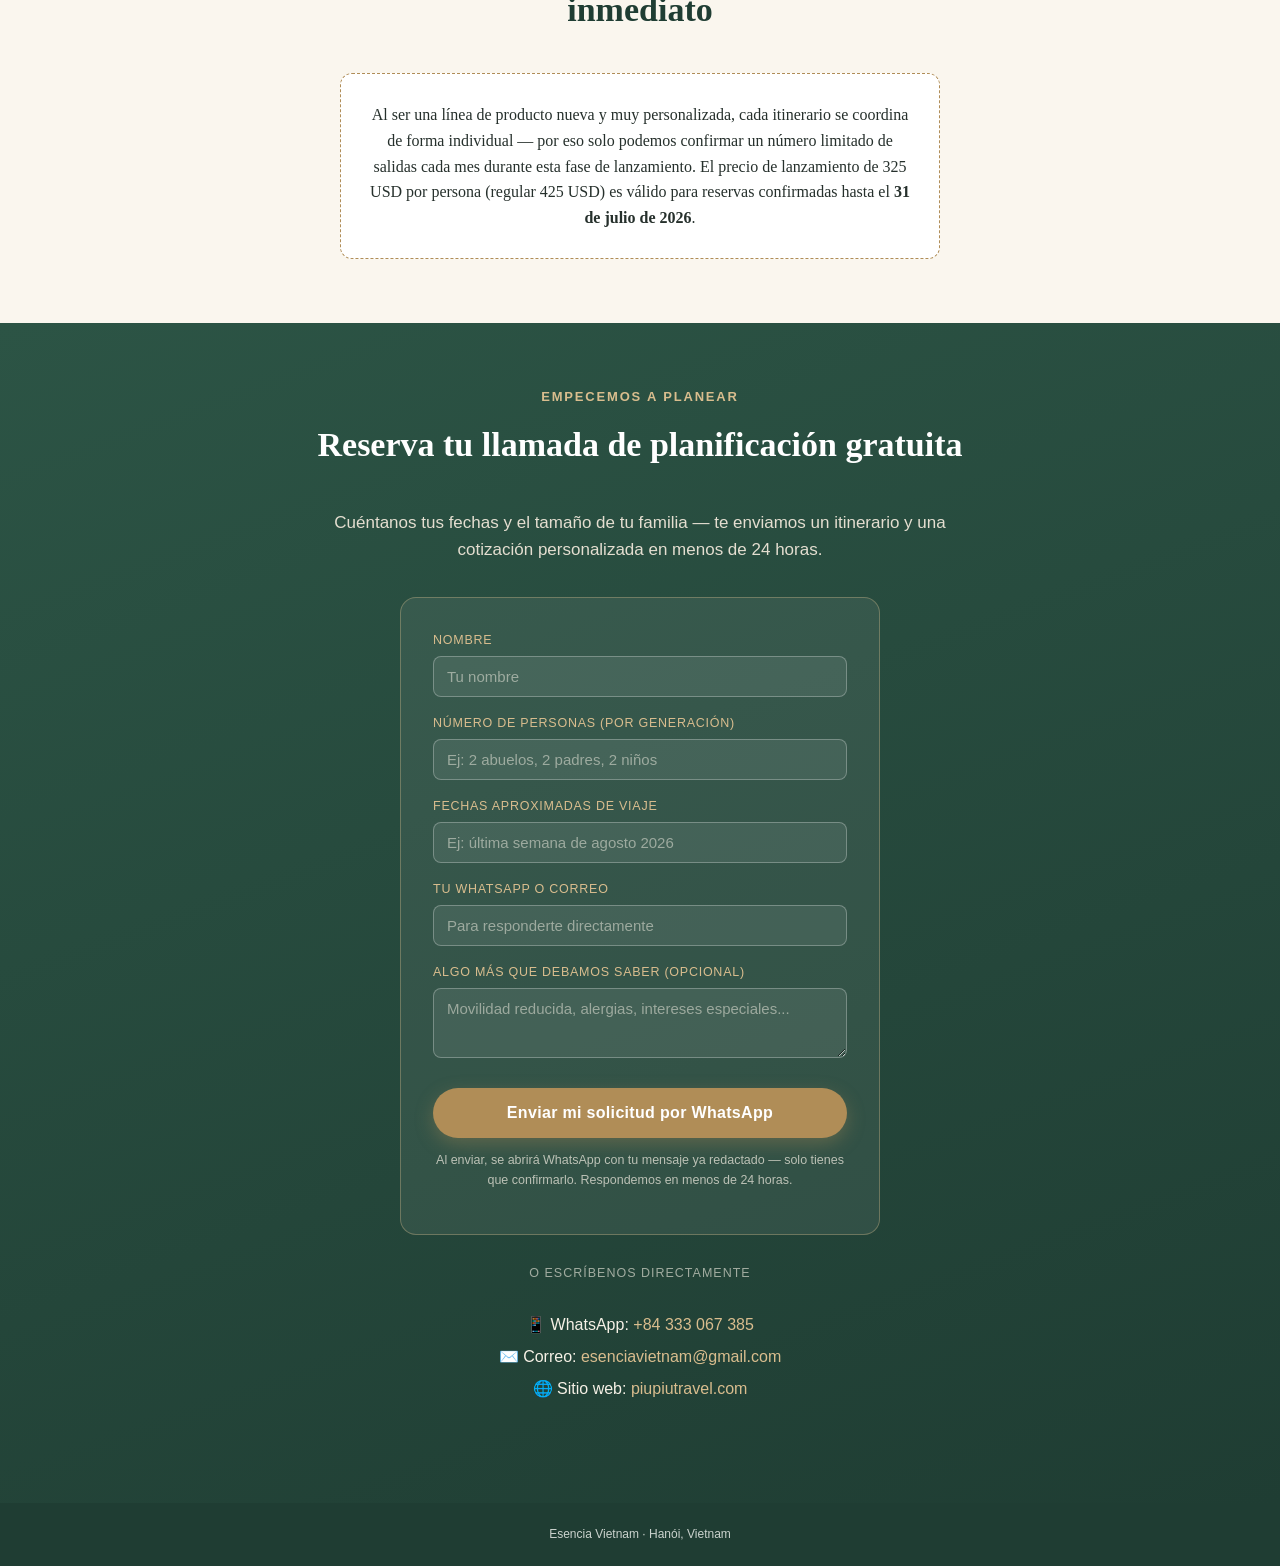
<file: landing-chi-tai-len.html>
<!doctype html>
<html lang="es">
<head>
<meta charset="UTF-8">
<meta name="viewport" content="width=device-width, initial-scale=1.0">
<title>Tres generaciones, un mismo viaje — Esencia Vietnam</title>
<style>
:root{
--green-deep:#1f3d33;
--green-mid:#2c5445;
--gold:#b08d57;
--gold-light:#d9bd8e;
--cream:#faf6ee;
--cream-card:#ffffff;
--ink:#26302c;
--muted:#5c6b63;
}
*{box-sizing:border-box;}
body{
margin:0;
font-family:'Georgia','Times New Roman',serif;
background:var(--cream);
color:var(--ink);
line-height:1.6;
}
.sans{font-family:'Segoe UI',Arial,sans-serif;}
a{color:inherit;}
.wrap{max-width:920px;margin:0 auto;padding:0 24px;}
.btn{
display:inline-block;
background:var(--gold);
color:#fff;
font-family:'Segoe UI',Arial,sans-serif;
font-weight:600;
letter-spacing:.02em;
padding:16px 32px;
border-radius:999px;
text-decoration:none;
box-shadow:0 6px 18px rgba(176,141,87,.35);
transition:transform .15s ease, box-shadow .15s ease;
border:none;
cursor:pointer;
font-size:16px;
}
.btn:hover{transform:translateY(-2px);box-shadow:0 10px 22px rgba(176,141,87,.45);}
.btn.outline{
background:transparent;
border:2px solid #fff;
color:#fff;
box-shadow:none;
}
/* HERO */
header.hero{
background:linear-gradient(160deg,var(--green-deep),var(--green-mid));
color:#f6f1e6;
padding:56px 0 72px;
text-align:center;
position:relative;
overflow:hidden;
}
header.hero::after{
content:"";
position:absolute;inset:0;
background:
radial-gradient(circle at 15% 20%, rgba(217,189,142,.12), transparent 40%),
radial-gradient(circle at 85% 80%, rgba(217,189,142,.10), transparent 45%);
pointer-events:none;
}
.eyebrow{
font-family:'Segoe UI',Arial,sans-serif;
text-transform:uppercase;
letter-spacing:.18em;
font-size:13px;
color:var(--gold-light);
margin-bottom:18px;
}
h1.headline{
font-size:clamp(28px,4.2vw,46px);
margin:0 0 20px;
font-weight:700;
line-height:1.25;
}
p.subhead{
font-family:'Segoe UI',Arial,sans-serif;
font-size:17px;
color:#e4ded0;
max-width:640px;
margin:0 auto 34px;
}
.badgebar{
font-family:'Segoe UI',Arial,sans-serif;
font-size:14px;
color:var(--gold-light);
margin-top:22px;
display:flex;
flex-wrap:wrap;
gap:8px 22px;
justify-content:center;
}
section{padding:64px 0;}
h2.kicker{
font-family:'Segoe UI',Arial,sans-serif;
text-transform:uppercase;
letter-spacing:.14em;
font-size:13px;
color:var(--gold);
margin:0 0 10px;
text-align:center;
}
h2.title{
font-size:clamp(24px,3vw,34px);
text-align:center;
margin:0 0 36px;
color:var(--green-deep);
}
/* PROBLEM */
section.problem{background:var(--cream);}
.problem-text{
max-width:700px;margin:0 auto;
font-size:18px;
color:var(--ink);
}
.problem-text p{margin:0 0 18px;}
/* TRUST */
section.trust{background:#fff;border-top:1px solid #eee2cc;border-bottom:1px solid #eee2cc;}
.trust-grid{display:flex;gap:36px;align-items:flex-start;flex-wrap:wrap;}
.trust-col{flex:1;min-width:260px;}
.stat-row{display:flex;gap:28px;margin-top:20px;flex-wrap:wrap;}
.stat{font-family:'Segoe UI',Arial,sans-serif;}
.stat .num{font-size:30px;font-weight:700;color:var(--green-deep);display:block;}
.stat .lbl{font-size:13px;color:var(--muted);}
/* STORY */
section.story{background:var(--cream);}
blockquote.review{
background:var(--cream-card);
border-left:4px solid var(--gold);
padding:26px 30px;
margin:0 auto;
max-width:700px;
font-style:italic;
font-size:17px;
border-radius:4px;
box-shadow:0 4px 18px rgba(31,61,51,.06);
}
blockquote.review cite{
font-style:normal;
font-family:'Segoe UI',Arial,sans-serif;
font-size:13px;
color:var(--muted);
}
.reviewer{
display:flex;
align-items:center;
gap:12px;
margin-top:16px;
}
.avatar{
width:38px;
height:38px;
min-width:38px;
border-radius:50%;
background:var(--green-deep);
color:#f3ede1;
display:flex;
align-items:center;
justify-content:center;
font-family:'Segoe UI',Arial,sans-serif;
font-weight:700;
font-size:15px;
}
.story-lead{max-width:700px;margin:0 auto 26px;font-size:17px;}
.story-link{
display:block;text-align:center;margin-top:18px;
font-family:'Segoe UI',Arial,sans-serif;font-size:14px;
color:var(--green-mid);text-decoration:underline;
}
/* BENEFITS */
section.benefits{background:#fff;}
.cards{
display:grid;
grid-template-columns:repeat(auto-fit,minmax(240px,1fr));
gap:22px;
}
.card{
background:var(--cream);
border:1px solid #eee2cc;
border-radius:10px;
padding:24px;
}
.card h3{
margin:0 0 10px;
font-size:17px;
color:var(--green-deep);
}
.card p{
margin:0;
font-size:15px;
color:var(--ink);
font-family:'Segoe UI',Arial,sans-serif;
}
.stack-note{
margin-top:34px;
background:var(--green-deep);
color:#f3ede1;
padding:26px 30px;
border-radius:10px;
font-family:'Segoe UI',Arial,sans-serif;
font-size:15px;
text-align:center;
}
/* ITINERARY */
section.itinerary{background:var(--cream);}
.day-list{
display:flex;
flex-direction:column;
gap:0;
max-width:820px;
margin:0 auto;
}
.day-row{
display:grid;
grid-template-columns:64px 1fr;
gap:22px;
position:relative;
padding-bottom:40px;
}
.day-row:last-child{padding-bottom:0;}
.day-marker{
display:flex;
flex-direction:column;
align-items:center;
}
.day-num{
width:44px;height:44px;
border-radius:50%;
background:var(--green-deep);
color:var(--gold-light);
font-family:'Segoe UI',Arial,sans-serif;
font-weight:700;
font-size:15px;
display:flex;align-items:center;justify-content:center;
flex-shrink:0;
}
.day-line{
flex:1;
width:2px;
background:repeating-linear-gradient(to bottom, var(--gold-light) 0 6px, transparent 6px 12px);
margin-top:8px;
}
.day-row:last-child .day-line{display:none;}
.day-card{
background:#fff;
border:1px solid #eee2cc;
border-radius:14px;
overflow:hidden;
box-shadow:0 4px 16px rgba(31,61,51,.05);
}
.day-illus{
display:block;
width:100%;
height:auto;
}
img.day-illus{
height:210px;
object-fit:cover;
}
.photo-credit{
display:block;
font-family:'Segoe UI',Arial,sans-serif;
font-size:10px;
color:var(--muted);
text-align:right;
padding:4px 10px 0;
background:#fff;
}
.photo-credit a{color:var(--muted);}
.day-body{padding:18px 22px 20px;}
.day-body h3{
margin:0 0 6px;
font-size:17px;
color:var(--green-deep);
}
.day-body p{
margin:0 0 10px;
font-size:14.5px;
color:var(--ink);
font-family:'Segoe UI',Arial,sans-serif;
}
.meal-pills{display:flex;gap:6px;flex-wrap:wrap;}
.meal-pill{
font-family:'Segoe UI',Arial,sans-serif;
font-size:11.5px;
font-weight:600;
letter-spacing:.04em;
color:var(--green-deep);
background:var(--cream);
border:1px solid var(--gold-light);
border-radius:999px;
padding:3px 11px;
}
/* FAQ */
section.faq{background:var(--cream);}
.faq-item{
background:#fff;
border:1px solid #eee2cc;
border-radius:10px;
padding:20px 24px;
margin-bottom:14px;
}
.faq-item h4{
margin:0 0 8px;
font-size:16px;
color:var(--green-deep);
font-family:'Segoe UI',Arial,sans-serif;
}
.faq-item p{margin:0;font-size:15px;color:var(--ink);}
/* QUIZ */
section.quiz{background:#fff;border-top:1px solid #eee2cc;border-bottom:1px solid #eee2cc;}
.btn.outline-dark{background:transparent;border:2px solid var(--green-deep);color:var(--green-deep);box-shadow:none;}
.quiz-box{max-width:600px;margin:0 auto;background:var(--cream);border:1px solid #eee2cc;border-radius:14px;padding:32px;}
.quiz-progress{display:flex;gap:6px;justify-content:center;margin-bottom:26px;}
.quiz-dot{width:9px;height:9px;border-radius:50%;background:#e6dcc5;}
.quiz-dot.active{background:var(--gold);}
.quiz-q-text{font-size:19px;color:var(--green-deep);margin:0 0 20px;}
.quiz-option{display:block;width:100%;text-align:left;padding:14px 18px;margin-bottom:10px;border:1px solid #eee2cc;border-radius:10px;background:#fff;font-family:'Segoe UI',Arial,sans-serif;font-size:15px;color:var(--ink);cursor:pointer;transition:border-color .15s ease;}
.quiz-option:hover{border-color:var(--gold);}
.quiz-nav{margin-top:6px;text-align:center;}
/* REASON */
section.reason{background:#fff;text-align:center;}
.reason-text{max-width:650px;margin:0 auto;font-size:17px;}
/* PRICING */
section.pricing{background:var(--green-deep);color:#f3ede1;}
section.pricing h2.title{color:#fff;}
section.pricing h2.kicker{color:var(--gold-light);}
.price-card{
background:rgba(255,255,255,.06);
border:1px solid rgba(217,189,142,.35);
border-radius:14px;
padding:38px;
max-width:640px;
margin:0 auto;
text-align:center;
}
.price-card p{font-size:16px;color:#e4ded0;}
.price-benchmark{
font-family:'Segoe UI',Arial,sans-serif;
font-size:14px;
color:var(--gold-light);
margin-top:16px;
}
.price-card .cta-row{margin-top:26px;}
.price-figures{
font-family:'Segoe UI',Arial,sans-serif;
margin:20px 0 8px;
}
.price-old{
font-size:19px;
text-decoration:line-through;
color:#c9beaa;
opacity:.75;
}
.price-now{
font-size:clamp(40px,6vw,56px);
font-weight:700;
color:#fff;
line-height:1.1;
margin:2px 0 2px;
}
.price-unit{font-size:14px;color:#e4ded0;}
.deadline-badge{
display:inline-block;
background:var(--gold);
color:var(--green-deep);
font-weight:700;
font-size:13px;
letter-spacing:.02em;
padding:7px 18px;
border-radius:999px;
margin-top:16px;
}
/* TESTIMONIALS */
section.testimonials{background:#fff;}
.rating-line{
text-align:center;
font-family:'Segoe UI',Arial,sans-serif;
margin-bottom:30px;
}
.rating-line .stars{color:var(--gold);font-size:22px;letter-spacing:2px;}
.rating-line .num{font-weight:700;color:var(--green-deep);}
.review-grid{display:grid;grid-template-columns:repeat(auto-fit,minmax(280px,1fr));gap:22px;}
/* SCARCITY */
section.scarcity{background:var(--cream);text-align:center;}
.scarcity-box{
max-width:600px;margin:0 auto;
background:#fff;
border:1px dashed var(--gold);
border-radius:12px;
padding:28px;
font-size:16px;
}
/* FINAL CTA */
section.finalcta{
background:linear-gradient(160deg,var(--green-mid),var(--green-deep));
color:#f6f1e6;
text-align:center;
}
.contact-list{
font-family:'Segoe UI',Arial,sans-serif;
margin:26px 0 34px;
font-size:16px;
line-height:2;
}
.lead-form{
background:rgba(255,255,255,.07);
border:1px solid rgba(217,189,142,.35);
border-radius:16px;
padding:32px;
max-width:480px;
margin:34px auto 0;
text-align:left;
}
.lead-form .field{margin-bottom:16px;}
.lead-form label{
display:block;
font-family:'Segoe UI',Arial,sans-serif;
font-size:12.5px;
text-transform:uppercase;
letter-spacing:.06em;
color:var(--gold-light);
margin-bottom:6px;
}
.lead-form input,
.lead-form textarea{
width:100%;
padding:11px 13px;
border-radius:8px;
border:1px solid rgba(255,255,255,.28);
background:rgba(255,255,255,.08);
color:#fff;
font-family:'Segoe UI',Arial,sans-serif;
font-size:15px;
}
.lead-form input::placeholder,
.lead-form textarea::placeholder{color:rgba(246,241,230,.5);}
.lead-form textarea{resize:vertical;min-height:70px;}
.lead-form button[type="submit"]{
width:100%;
margin-top:6px;
font-size:16px;
}
.lead-form-note{
font-family:'Segoe UI',Arial,sans-serif;
font-size:12.5px;
color:rgba(246,241,230,.7);
margin-top:12px;
text-align:center;
}
.divider-or{
font-family:'Segoe UI',Arial,sans-serif;
font-size:12.5px;
color:rgba(246,241,230,.6);
text-align:center;
margin:28px 0 6px;
text-transform:uppercase;
letter-spacing:.08em;
}
.contact-list a{text-decoration:none;color:var(--gold-light);}
footer{
background:var(--green-deep);
color:#cbd3ce;
font-family:'Segoe UI',Arial,sans-serif;
font-size:12px;
text-align:center;
padding:22px 0;
}
/* SNOWFALL */
#snow{
position:fixed;
inset:0;
width:100%;
height:100%;
pointer-events:none;
z-index:9999;
}
@media (max-width:640px){
section{padding:44px 0;}
.trust-grid{flex-direction:column;}
}
</style>
</head>
<body>
<canvas id="snow"></canvas>
<header class="hero">
<div class="wrap">
<div class="eyebrow">Esencia Vietnam</div>
<h1 class="headline">Tres generaciones, un mismo viaje — donde se respeta el ritmo de cada uno, sin que nadie tenga que forzar el suyo.</h1>
<p class="subhead">5 días / 4 noches por Da Nang, Hoi An y Hue · Guía en español e inglés · Vehículo privado · Hoteles 4–5★ con habitaciones cercanas · Asistencia médica 24/7 · Un precio claro, todo incluido.</p>
<div style="display:flex; gap:12px; justify-content:center; flex-wrap:wrap; margin-top:10px;">
<a class="btn" href="#final-cta">Solicita la propuesta personalizada de tu familia</a>
<a class="btn outline" href="#quiz">¿No estás seguro? Descúbrelo en 1 minuto</a>
</div>
<div class="badgebar">
<span>★ 5.0 / 5 en Tripadvisor</span>
<span>·</span>
<span>Travellers' Choice 2026</span>
<span>·</span>
<span>282 reseñas reales de viajeros</span>
</div>
</div>
</header>
<section class="quiz" id="quiz">
<div class="wrap">
<h2 class="kicker">Antes de escribirnos</h2>
<h2 class="title">Descubre en 1 minuto qué viaje le conviene a tu familia</h2>
<div class="quiz-box" id="quiz-box">
<div class="quiz-progress" id="quiz-progress"></div>
<div id="quiz-question"></div>
<div class="quiz-nav"><button type="button" class="btn outline-dark" id="quiz-back" style="display:none;">Atrás</button></div>
</div>
</div>
</section>
<section class="problem">
<div class="wrap">
<h2 class="kicker">¿Te suena familiar?</h2>
<h2 class="title">Cada año que pasa, el viaje es un poco más difícil de planear</h2>
<div class="problem-text">
<p>Tu familia lleva tiempo soñando con esto — abuelos, padres e hijos, todos juntos, en Vietnam. Pero en el momento en que te sientas a planearlo de verdad, aparecen siempre las mismas preguntas:</p>
<p>¿Aguantarán mis padres un día entero de recorrido? ¿Se aburrirán los niños parados frente a templos y cascos antiguos? ¿Quién termina de "jefe de tour" para todos los demás, mientras también intenta disfrutar el viaje? ¿Y si terminas en uno de esos tours que discretamente te llevan a tiendas con comisión?</p>
<p>Cuanto más se posterga, más pequeña se vuelve la ventana para que las tres generaciones viajen juntas, en su mejor momento.</p>
</div>
</div>
</section>
<section class="trust">
<div class="wrap">
<h2 class="kicker">Por qué confiar este viaje a nosotros</h2>
<h2 class="title">Experiencia real, no un guion</h2>
<div class="trust-grid">
<div class="trust-col">
<p>Detrás de cada itinerario está <b>Nguyễn Thị Diệu Linh</b>, quien ha guiado personalmente a <b>más de 100 grupos internacionales</b> por Vietnam desde 2022 — incluyendo viajeros de habla hispana — antes de encargarse de la planificación de viajes familiares para Esencia Vietnam.</p>
<p>El equipo detrás de Esencia Vietnam tiene actualmente una calificación de <b>5.0 / 5 sobre 282 reseñas</b> en Tripadvisor y el reconocimiento <b>Travellers' Choice 2026</b> — una distinción que Tripadvisor otorga solo a un grupo selecto de operadores, según la opinión de viajeros reales.</p>
</div>
<div class="trust-col">
<div class="stat-row">
<div class="stat"><span class="num">100+</span><span class="lbl">grupos internacionales guiados desde 2022</span></div>
<div class="stat"><span class="num">5.0★</span><span class="lbl">calificación / 282 reseñas en Tripadvisor</span></div>
<div class="stat"><span class="num">2026</span><span class="lbl">Premio Travellers' Choice</span></div>
</div>
</div>
</div>
</div>
</section>
<section class="story">
<div class="wrap">
<h2 class="kicker">Una familia real, un viaje real</h2>
<h2 class="title">Contado por alguien que lo vivió de verdad</h2>
<p class="story-lead">En julio de 2026, una familia de Singapur reservó un tour privado de 7 días por Hue, Da Nang y Hoi An. Antes de viajar, su mayor preocupación era simplemente coordinar a todo el grupo. Esto es lo que escribieron, públicamente, en Tripadvisor:</p>
<blockquote class="review">
"Un agradecimiento especial a Becky, cuya comunicación rápida y cercana por WhatsApp hizo que toda la planificación previa al viaje fuera sencilla — desde ajustar el itinerario hasta enviarnos, de forma proactiva, recordatorios sobre el clima local, qué empacar y la confirmación del vuelo, días antes de volar."
<div class="reviewer">
<div class="avatar">Y</div>
<cite>YC77 · viaje en familia, Da Nang–Hoi An–Hue (Tripadvisor, junio 2026)</cite>
</div>
</blockquote>
<p class="story-lead" style="margin-top:26px;">Esa misma dedicación — coordinación cercana antes del viaje, atención real durante el recorrido — es lo que ofrecemos a cada familia que viaja por el centro de Vietnam con Esencia Vietnam.</p>
<a class="story-link" href="https://www.tripadvisor.com.vn/Attraction_Review-g293924-d28038416-Reviews-Piu_Piu_Travel-Hanoi.html" target="_blank" rel="noopener">Leer la reseña completa en Tripadvisor →</a>
</div>
</section>
<section class="benefits">
<div class="wrap">
<h2 class="kicker">Lo que tu familia realmente recibe</h2>
<h2 class="title">Cada detalle, traducido en un beneficio real</h2>
<div class="cards">
<div class="card">
<h3>Un ritmo tranquilo y profundo</h3>
<p>Máximo 2 paradas principales al día, con una pausa larga al mediodía — así los abuelos nunca terminan el día agotados.</p>
</div>
<div class="card">
<h3>Una experiencia local práctica, cada día</h3>
<p>Clases de faroles en Hoi An, cocina con una familia local, cerámica de Thanh Ha, paseos en barca cesta por el bosque de cocoteros — recuerdos que las tres generaciones construyen juntas.</p>
</div>
<div class="card">
<h3>Guía bilingüe (español/inglés) que también sabe hablarles a los niños</h3>
<p>Para que nadie se pierda en la traducción, y nadie se aburra en las paradas históricas.</p>
</div>
<div class="card">
<h3>Vehículo privado, mismo conductor todo el viaje, silla infantil de seguridad</h3>
<p>Trayectos suaves, paradas cuando se necesiten — nadie llega agotado.</p>
</div>
<div class="card">
<h3>Hoteles 4–5★ con habitaciones cercanas, y piscina</h3>
<p>Cada generación tiene su propio espacio, sin sentirse nunca lejos de los demás.</p>
</div>
<div class="card">
<h3>Un menú flexible</h3>
<p>Platos suaves para los mayores, opciones sencillas para los más pequeños y exigentes.</p>
</div>
<div class="card">
<h3>Seguro de viaje + asistencia médica 24/7</h3>
<p>La preocupación número uno de cualquier familia que viaja con padres mayores — resuelta.</p>
</div>
<div class="card">
<h3>Un precio claro y cerrado — sin paradas comerciales con comisión</h3>
<p>Transparencia total, desde la primera cotización hasta el último día.</p>
</div>
<div class="card">
<h3>Una sesión de fotos familiar profesional</h3>
<p>Retratos en áo dài, el casco antiguo de noche — el recuerdo que toda tu familia querrá mostrar.</p>
</div>
<div class="card">
<h3>Una videollamada de planificación antes del viaje</h3>
<p>Para que cada duda quede resuelta antes de aterrizar.</p>
</div>
</div>
<div class="stack-note">Reservado por separado, esto significaría coordinar entre 6 y 7 servicios distintos por tu cuenta. Con Esencia Vietnam, llega como un solo paquete, coordinado de principio a fin.</div>
</div>
</section>
<section class="itinerary">
<div class="wrap">
<h2 class="kicker">El itinerario</h2>
<h2 class="title">Tus 5 días, día a día</h2>
<div class="day-list">
<div class="day-row">
<div class="day-marker"><div class="day-num">1</div><div class="day-line"></div></div>
<div class="day-card">
<img class="day-illus" src="images/day1-da-nang.jpg" alt="Puente del Dragón y horizonte de Da Nang de noche">
<span class="photo-credit">Foto: Vivu Vietnam / Wikimedia Commons, <a href="https://creativecommons.org/licenses/by-sa/4.0/" target="_blank" rel="noopener">CC BY-SA 4.0</a></span>
<div class="day-body">
<h3>Llegada a Da Nang</h3>
<p>Aterriza en Da Nang y instálate — la primera noche se deja tranquila a propósito, para que todos empiecen el viaje descansados.</p>
<div class="meal-pills"></div>
</div>
</div>
</div>
<div class="day-row">
<div class="day-marker"><div class="day-num">2</div><div class="day-line"></div></div>
<div class="day-card">
<img class="day-illus" src="images/day2-hoi-an.jpg" alt="Casa amarilla con faroles en el casco antiguo de Hoi An">
<span class="photo-credit">Foto: Steffen Schmitz (Carschten) / Wikimedia Commons, <a href="https://creativecommons.org/licenses/by-sa/4.0/" target="_blank" rel="noopener">CC BY-SA 4.0</a></span>
<div class="day-body">
<h3>Pagoda Linh Ung · Montaña de Mármol · Aldea de Cam Thanh · Casco antiguo de Hoi An</h3>
<p>Una pagoda en la colina, cuevas y miradores de mármol, un paseo en barca cesta por la aldea de cocoteros, y luego las calles iluminadas con faroles de Hoi An al anochecer.</p>
<div class="meal-pills"><span class="meal-pill">Desayuno</span><span class="meal-pill">Almuerzo</span><span class="meal-pill">Cena</span></div>
</div>
</div>
</div>
<div class="day-row">
<div class="day-marker"><div class="day-num">3</div><div class="day-line"></div></div>
<div class="day-card">
<img class="day-illus" src="images/day3-ba-na-hills.jpg" alt="Puente Dorado de Ba Na Hills al atardecer">
<span class="photo-credit">Foto: Vivu Vietnam / Wikimedia Commons, <a href="https://creativecommons.org/licenses/by-sa/4.0/" target="_blank" rel="noopener">CC BY-SA 4.0</a></span>
<div class="day-body">
<h3>Tour de día completo a Ba Na Hills</h3>
<p>Teleférico sobre las nubes, el Puente Dorado y los jardines en la colina — un día completo pero tranquilo, con muchos lugares para descansar entre paradas.</p>
<div class="meal-pills"><span class="meal-pill">Desayuno</span><span class="meal-pill">Almuerzo</span></div>
</div>
</div>
</div>
<div class="day-row">
<div class="day-marker"><div class="day-num">4</div><div class="day-line"></div></div>
<div class="day-card">
<img class="day-illus" src="images/day4-hue.jpg" alt="Cổng Ngọ Môn, Kinh thành Huế">
<span class="photo-credit">Foto: ElonggnolE / Wikimedia Commons, <a href="https://creativecommons.org/licenses/by-sa/4.0/" target="_blank" rel="noopener">CC BY-SA 4.0</a></span>
<div class="day-body">
<h3>Tour de día completo por Hue</h3>
<p>La Ciudadela Imperial y las tumbas reales junto al Río de los Perfumes — un día más pausado y lleno de historia, con largos descansos incluidos.</p>
<div class="meal-pills"><span class="meal-pill">Desayuno</span><span class="meal-pill">Almuerzo</span></div>
</div>
</div>
</div>
<div class="day-row">
<div class="day-marker"><div class="day-num">5</div></div>
<div class="day-card">
<img class="day-illus" src="images/day5-danang-departure.jpg" alt="Vista aérea de la playa My Khe, Da Nang">
<span class="photo-credit">Foto: Jpatokal / Wikimedia Commons, <a href="https://creativecommons.org/licenses/by-sa/4.0/" target="_blank" rel="noopener">CC BY-SA 4.0</a></span>
<div class="day-body">
<h3>Salida desde Da Nang</h3>
<p>Una mañana tranquila antes del traslado al aeropuerto — sin prisas de última hora, sin estrés.</p>
<div class="meal-pills"><span class="meal-pill">Desayuno</span></div>
</div>
</div>
</div>
</div>
</div>
</section>
<section class="faq">
<div class="wrap">
<h2 class="kicker">Antes de que preguntes</h2>
<h2 class="title">Las preguntas que toda familia nos hace primero</h2>
<div class="faq-item">
<h4>¿Podrán mis padres seguir el ritmo del viaje?</h4>
<p>Cada día está diseñado con un máximo de 2 paradas y tiempo real de descanso — el ritmo se adapta a ellos, no al revés.</p>
</div>
<div class="faq-item">
<h4>¿Se van a aburrir los niños?</h4>
<p>Cada día incluye una actividad práctica — cerámica, faroles, paseos en barca — pensada para que los niños toquen, hagan y jueguen, no solo miren.</p>
</div>
<div class="faq-item">
<h4>¿Nos van a llevar a tiendas con comisión?</h4>
<p>No. Nuestro precio es cerrado y no incluye paradas comerciales por comisión — es parte de nuestro compromiso de transparencia.</p>
</div>
<div class="faq-item">
<h4>¿Qué pasa si surge un problema de salud con mis padres?</h4>
<p>El seguro de viaje y la asistencia médica 24/7 están incluidos durante todo el recorrido.</p>
</div>
<div class="faq-item">
<h4>¿De verdad hablan español, o es a través de un traductor?</h4>
<p>La planificación y la guía en el terreno se hacen directamente en español — sin intermediarios.</p>
</div>
<div class="faq-item" id="cancel-policy">
<h4>¿Cuál es la política de depósito y cancelación?</h4>
<p>Para confirmar tu reserva se solicita un depósito del 50% del valor del tour. Si necesitas cancelar: con más de 31 días de anticipación se retiene el 30% del precio (reembolso del 70%); entre 8 y 30 días antes, se retiene el 50% (reembolso del 50%); con 7 días o menos, no hay reembolso. Los vuelos reservados por nosotros no son reembolsables en ningún momento, y el monto reembolsado no incluye las comisiones de transacción internacional.</p>
<p>¿Prefieres cambiar la fecha en lugar de cancelar? Puedes reprogramar tu viaje sin cargo de cancelación si lo solicitas con más de 60 días de anticipación a la fecha original — el precio se actualizará según la tarifa vigente en el momento del cambio. Los casos de fuerza mayor (por ejemplo, una emergencia de salud) se explican con más detalle en el itinerario completo que te enviamos tras tu solicitud.</p>
</div>
</div>
</section>
<section class="reason">
<div class="wrap">
<h2 class="kicker">Por qué ahora</h2>
<h2 class="title">Un producto recién lanzado, no un tour genérico</h2>
<p class="reason-text">Esencia Vietnam es un diseño de viaje que acabamos de lanzar, creado específicamente para familias hispanohablantes de tres generaciones — no un tour masivo con algunos detalles añadidos. Como estamos en esta primera fase, trabajamos de cerca con un número limitado de familias para perfeccionar cada detalle.</p>
</div>
</section>
<section class="pricing" id="pricing">
<div class="wrap">
<h2 class="kicker">Inversión</h2>
<h2 class="title">Un precio claro para tu familia</h2>
<div class="price-card">
<p>Tour privado de 5 días / 4 noches, todo incluido según el itinerario — mismo precio, sin sorpresas ni cargos ocultos.</p>
<div class="price-figures">
<div class="price-old">Precio regular: 425 USD por persona</div>
<div class="price-now">325 USD <span class="price-unit">por persona</span></div>
</div>
<div class="deadline-badge">Precio de lanzamiento válido hasta el 31 de julio de 2026</div>
<div class="price-benchmark">Depósito del 50% para confirmar · <a href="#cancel-policy" style="color:var(--gold-light); text-decoration:underline;">ver política de cancelación</a></div>
<div class="cta-row"><a class="btn" href="#final-cta">Quiero reservar con este precio</a></div>
</div>
</div>
</section>
<section class="testimonials">
<div class="wrap">
<h2 class="kicker">Lo que dicen las familias</h2>
<h2 class="title">Reseñas reales, familias reales</h2>
<div class="rating-line"><span class="stars">★★★★★</span> <span class="num">5.0/5</span> — 282 reseñas en Tripadvisor · Travellers' Choice 2026</div>
<div class="review-grid">
<blockquote class="review">
"Un agradecimiento especial a Becky, cuya comunicación rápida y cercana por WhatsApp hizo que toda la planificación previa al viaje fuera sencilla — desde ajustar el itinerario hasta enviarnos recordatorios sobre el clima local, qué empacar y la confirmación del vuelo, días antes de volar."
<div class="reviewer">
<div class="avatar">Y</div>
<cite>YC77 · viaje en familia, Da Nang–Hoi An–Hue</cite>
</div>
</blockquote>
<blockquote class="review">
"Somos un grupo familiar de 5 personas viajando con un niño... Chris fue muy conocedor, cercano, e hizo que cada parada fuera interesante... Al ser un tour privado, la agencia fue muy flexible y adaptó el itinerario a nuestros intereses y nuestro ritmo."
<div class="reviewer">
<div class="avatar">T</div>
<cite>Tanya R · tour de 6 días por el centro de Vietnam</cite>
</div>
</blockquote>
</div>
<a class="story-link" href="https://www.tripadvisor.com.vn/Attraction_Review-g293924-d28038416-Reviews-Piu_Piu_Travel-Hanoi.html" target="_blank" rel="noopener">Ver las 282 reseñas en Tripadvisor →</a>
</div>
</section>
<section class="scarcity">
<div class="wrap">
<h2 class="kicker">Nota de esta fase de lanzamiento</h2>
<h2 class="title">Por qué no podemos aceptar a todas las familias de inmediato</h2>
<div class="scarcity-box">
Al ser una línea de producto nueva y muy personalizada, cada itinerario se coordina de forma individual — por eso solo podemos confirmar un número limitado de salidas cada mes durante esta fase de lanzamiento. El precio de lanzamiento de 325 USD por persona (regular 425 USD) es válido para reservas confirmadas hasta el <b>31 de julio de 2026</b>.
</div>
</div>
</section>
<section class="finalcta" id="final-cta">
<div class="wrap">
<h2 class="kicker" style="color:var(--gold-light);">Empecemos a planear</h2>
<h2 class="title" style="color:#fff;">Reserva tu llamada de planificación gratuita</h2>
<p class="subhead" style="color:#e4ded0;">Cuéntanos tus fechas y el tamaño de tu familia — te enviamos un itinerario y una cotización personalizada en menos de 24 horas.</p>
<form class="lead-form" id="lead-form">
<div class="field">
<label for="lf-name">Nombre</label>
<input id="lf-name" type="text" placeholder="Tu nombre" required>
</div>
<div class="field">
<label for="lf-pax">Número de personas (por generación)</label>
<input id="lf-pax" type="text" placeholder="Ej: 2 abuelos, 2 padres, 2 niños" required>
</div>
<div class="field">
<label for="lf-dates">Fechas aproximadas de viaje</label>
<input id="lf-dates" type="text" placeholder="Ej: última semana de agosto 2026" required>
</div>
<div class="field">
<label for="lf-contact">Tu WhatsApp o correo</label>
<input id="lf-contact" type="text" placeholder="Para responderte directamente" required>
</div>
<div class="field">
<label for="lf-msg">Algo más que debamos saber (opcional)</label>
<textarea id="lf-msg" placeholder="Movilidad reducida, alergias, intereses especiales..."></textarea>
</div>
<button type="submit" class="btn">Enviar mi solicitud por WhatsApp</button>
<p class="lead-form-note">Al enviar, se abrirá WhatsApp con tu mensaje ya redactado — solo tienes que confirmarlo. Respondemos en menos de 24 horas.</p>
</form>
<div class="divider-or">o escríbenos directamente</div>
<div class="contact-list">
📱 WhatsApp: <a href="tel:+84333067385">+84 333 067 385</a><br>
✉️ Correo: <a href="mailto:esenciavietnam@gmail.com?subject=Tres%20Generaciones%2C%20Un%20Mismo%20Viaje%20-%20Solicitud%20de%20Viaje%20Familiar">esenciavietnam@gmail.com</a><br>
🌐 Sitio web: <a href="https://piupiutravel.com/" target="_blank" rel="noopener">piupiutravel.com</a>
</div>
</div>
</section>
<footer>
Esencia Vietnam · Hanói, Vietnam
</footer>
<script>
(function(){
var canvas = document.getElementById('snow');
var ctx = canvas.getContext('2d');
var reduceMotion = window.matchMedia('(prefers-reduced-motion: reduce)').matches;
var w, h, flakes = [];
var COUNT = 70;
function resize(){
w = canvas.width = window.innerWidth;
h = canvas.height = window.innerHeight;
}
window.addEventListener('resize', resize);
resize();
function makeFlake(){
return {
x: Math.random() * w,
y: Math.random() * h,
r: 1.5 + Math.random() * 3,
speed: 0.4 + Math.random() * 1.1,
drift: Math.random() * 1.2 - 0.6,
swing: Math.random() * Math.PI * 2,
gold: Math.random() < 0.35
};
}
for (var i = 0; i < COUNT; i++) flakes.push(makeFlake());
function draw(){
ctx.clearRect(0, 0, w, h);
for (var i = 0; i < flakes.length; i++){
var f = flakes[i];
ctx.beginPath();
ctx.fillStyle = f.gold ? 'rgba(217,189,142,0.85)' : 'rgba(255,255,255,0.85)';
ctx.arc(f.x, f.y, f.r, 0, Math.PI * 2);
ctx.fill();
if (!reduceMotion){
f.swing += 0.01;
f.y += f.speed;
f.x += f.drift + Math.sin(f.swing) * 0.3;
if (f.y > h + 5){ f.y = -5; f.x = Math.random() * w; }
if (f.x > w + 5) f.x = -5;
if (f.x < -5) f.x = w + 5;
}
}
requestAnimationFrame(draw);
}
draw();
})();
</script>
<script>
(function(){
var form = document.getElementById('lead-form');
if (!form) return;
var WHATSAPP_NUMBER = '84333067385';
form.addEventListener('submit', function(e){
e.preventDefault();
var name = document.getElementById('lf-name').value.trim();
var pax = document.getElementById('lf-pax').value.trim();
var dates = document.getElementById('lf-dates').value.trim();
var contact = document.getElementById('lf-contact').value.trim();
var msg = document.getElementById('lf-msg').value.trim();
var lines = [
'Hola, soy ' + name + ' y quiero información sobre el viaje "Tres generaciones, un mismo viaje".',
'Personas: ' + pax,
'Fechas aproximadas: ' + dates,
'Contacto: ' + contact
];
if (msg) lines.push('Notas: ' + msg);
var text = encodeURIComponent(lines.join('\n'));
window.open('https://wa.me/' + WHATSAPP_NUMBER + '?text=' + text, '_blank');
});
})();
</script>
<script>
(function(){
var qBox = document.getElementById('quiz-question');
if (!qBox) return;
var QUESTIONS = [
{ id:'generaciones', text:'¿Cuántas generaciones viajan juntas?', options:['Solo nosotros (pareja o amigos)','Padres e hijos','Abuelos, padres y nietos — 3 generaciones'] },
{ id:'ritmo', text:'¿Qué ritmo prefieren para el viaje?', options:['Activo, queremos ver y hacer de todo','Equilibrado, con tiempo para descansar','Tranquilo — priorizamos el descanso de los mayores'] },
{ id:'interes', text:'¿Qué es lo que más buscan en el viaje?', options:['Cultura, historia y patrimonio','Naturaleza y paisajes','Convivir con la gente y las tradiciones locales'] },
{ id:'cuidados', text:'¿Alguien del grupo necesita cuidados especiales?', options:['No, todos viajamos con energía similar','Sí, algún adulto mayor','Sí, niños pequeños'] },
{ id:'fecha', text:'¿Cuándo piensan viajar?', options:['En los próximos 2 meses','En 3 a 6 meses','Aún estamos explorando, sin fecha fija'] }
];
var answers = {};
var idx = 0;
var progress = document.getElementById('quiz-progress');
var backBtn = document.getElementById('quiz-back');

function renderProgress(){
progress.innerHTML = QUESTIONS.map(function(q,i){
return '<span class="quiz-dot' + (i <= idx ? ' active' : '') + '"></span>';
}).join('');
}

function renderQuestion(){
renderProgress();
backBtn.style.display = idx > 0 ? 'inline-block' : 'none';
if (idx >= QUESTIONS.length){
renderResult();
return;
}
var q = QUESTIONS[idx];
var html = '<p class="quiz-q-text">' + q.text + '</p>';
q.options.forEach(function(opt, i){
html += '<button type="button" class="quiz-option" data-i="' + i + '">' + opt + '</button>';
});
qBox.innerHTML = html;
var opts = qBox.querySelectorAll('.quiz-option');
opts.forEach(function(btn){
btn.addEventListener('click', function(){
answers[q.id] = q.options[parseInt(this.getAttribute('data-i'), 10)];
idx++;
renderQuestion();
});
});
}

function renderResult(){
var gens = answers.generaciones || '';
var isMultigen = gens.indexOf('3 generaciones') !== -1;
var heading, text;
if (isMultigen){
heading = 'Tu familia es exactamente para quien diseñamos este viaje.';
text = 'Con 3 generaciones viajando juntas, "Tres generaciones, un mismo viaje" está pensado para ustedes: ritmo adaptado a los mayores, actividades prácticas para los niños, y un guía que habla español de verdad.';
} else {
heading = 'Tenemos un itinerario que se adapta a lo que buscan.';
text = 'Aunque nuestro diseño principal es para 3 generaciones, adaptamos el ritmo y las actividades según lo que nos cuentes — cuéntanos más y te preparamos una propuesta a medida.';
}
qBox.innerHTML =
'<p class="quiz-q-text" style="color:var(--green-deep);">' + heading + '</p>' +
'<p style="font-family:\'Segoe UI\',Arial,sans-serif; font-size:15px; color:var(--ink); margin-bottom:22px;">' + text + '</p>' +
'<button type="button" class="btn" id="quiz-cta">Recibir mi propuesta personalizada por WhatsApp</button>';
document.getElementById('quiz-cta').addEventListener('click', function(){
var lines = ['Hola, hice el quiz de Esencia Vietnam y esto es lo que respondí:'];
QUESTIONS.forEach(function(q){
lines.push(q.text + ' → ' + (answers[q.id] || '-'));
});
lines.push('Me gustaría recibir mi propuesta personalizada.');
var text2 = encodeURIComponent(lines.join('\n'));
window.open('https://wa.me/84333067385?text=' + text2, '_blank');
});
}

backBtn.addEventListener('click', function(){
if (idx > 0){ idx--; renderQuestion(); }
});

renderQuestion();
})();
</script>
</body>
</html>
</file>
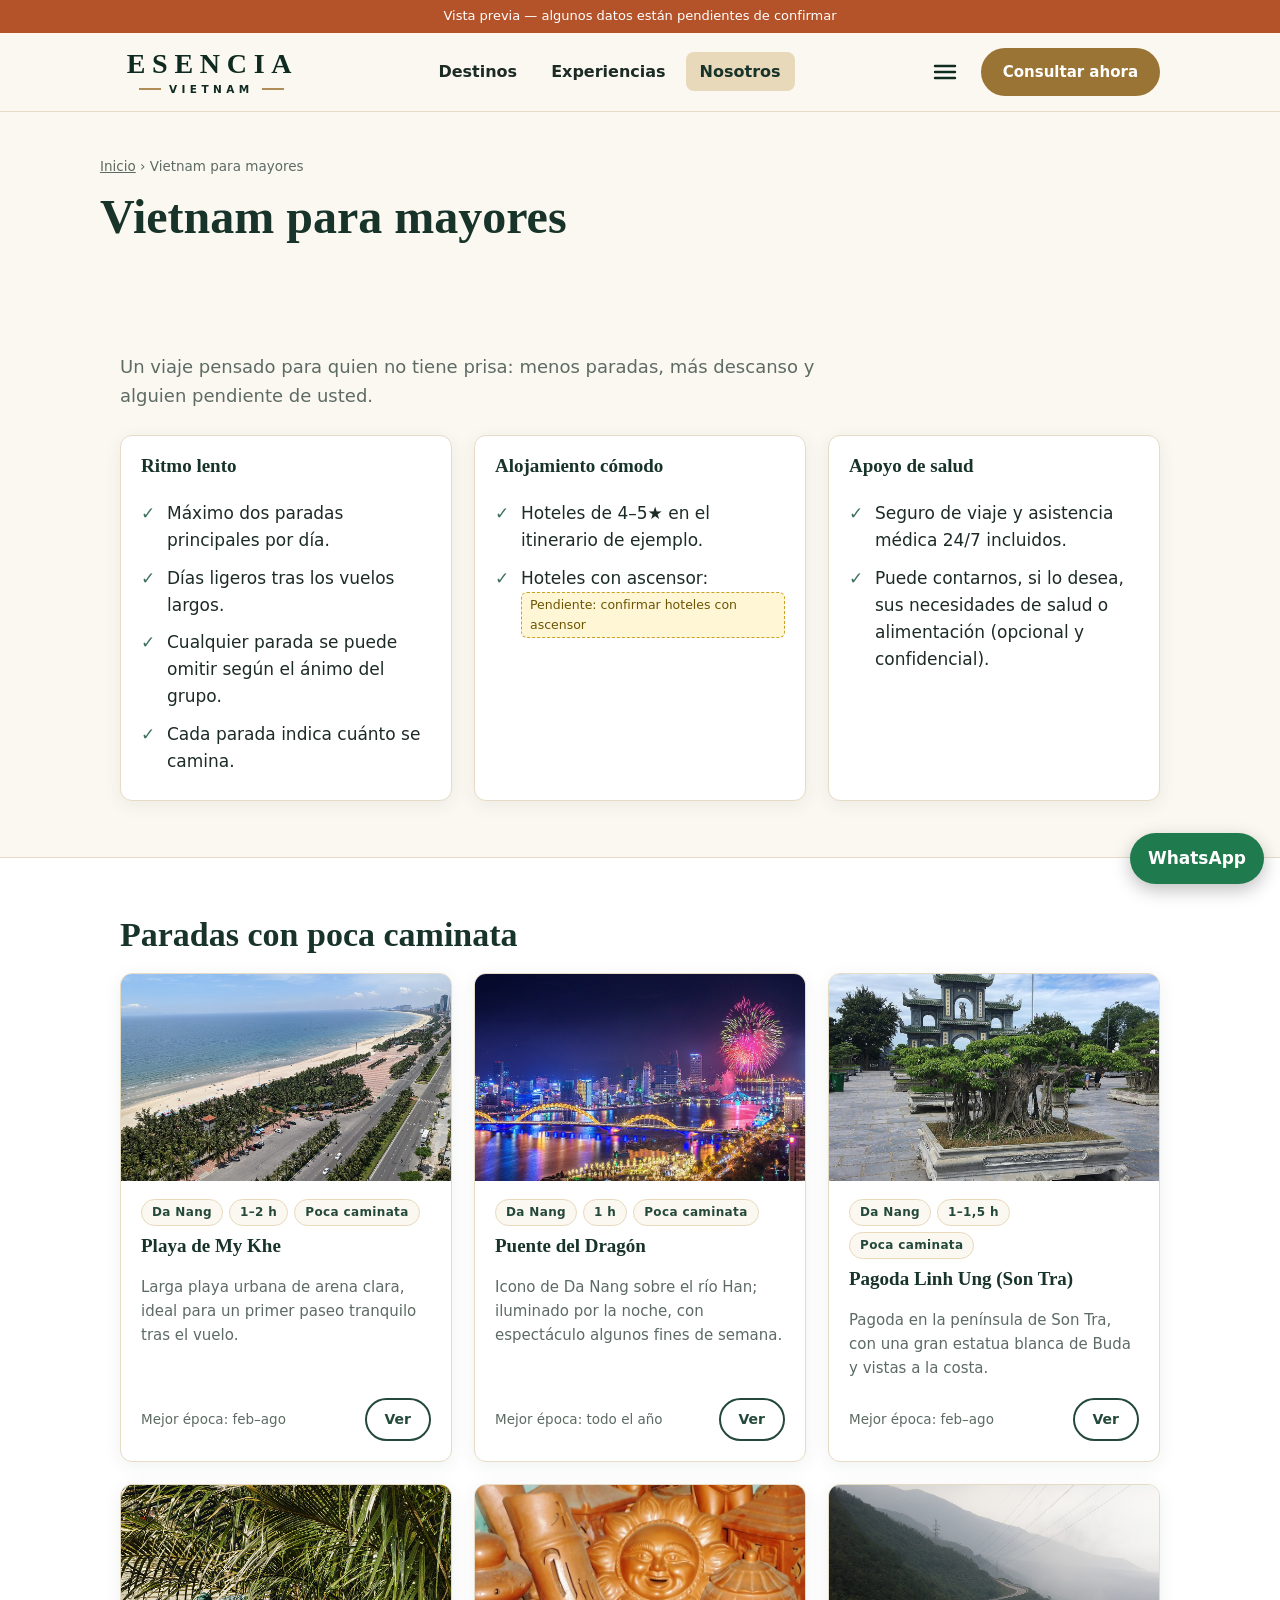
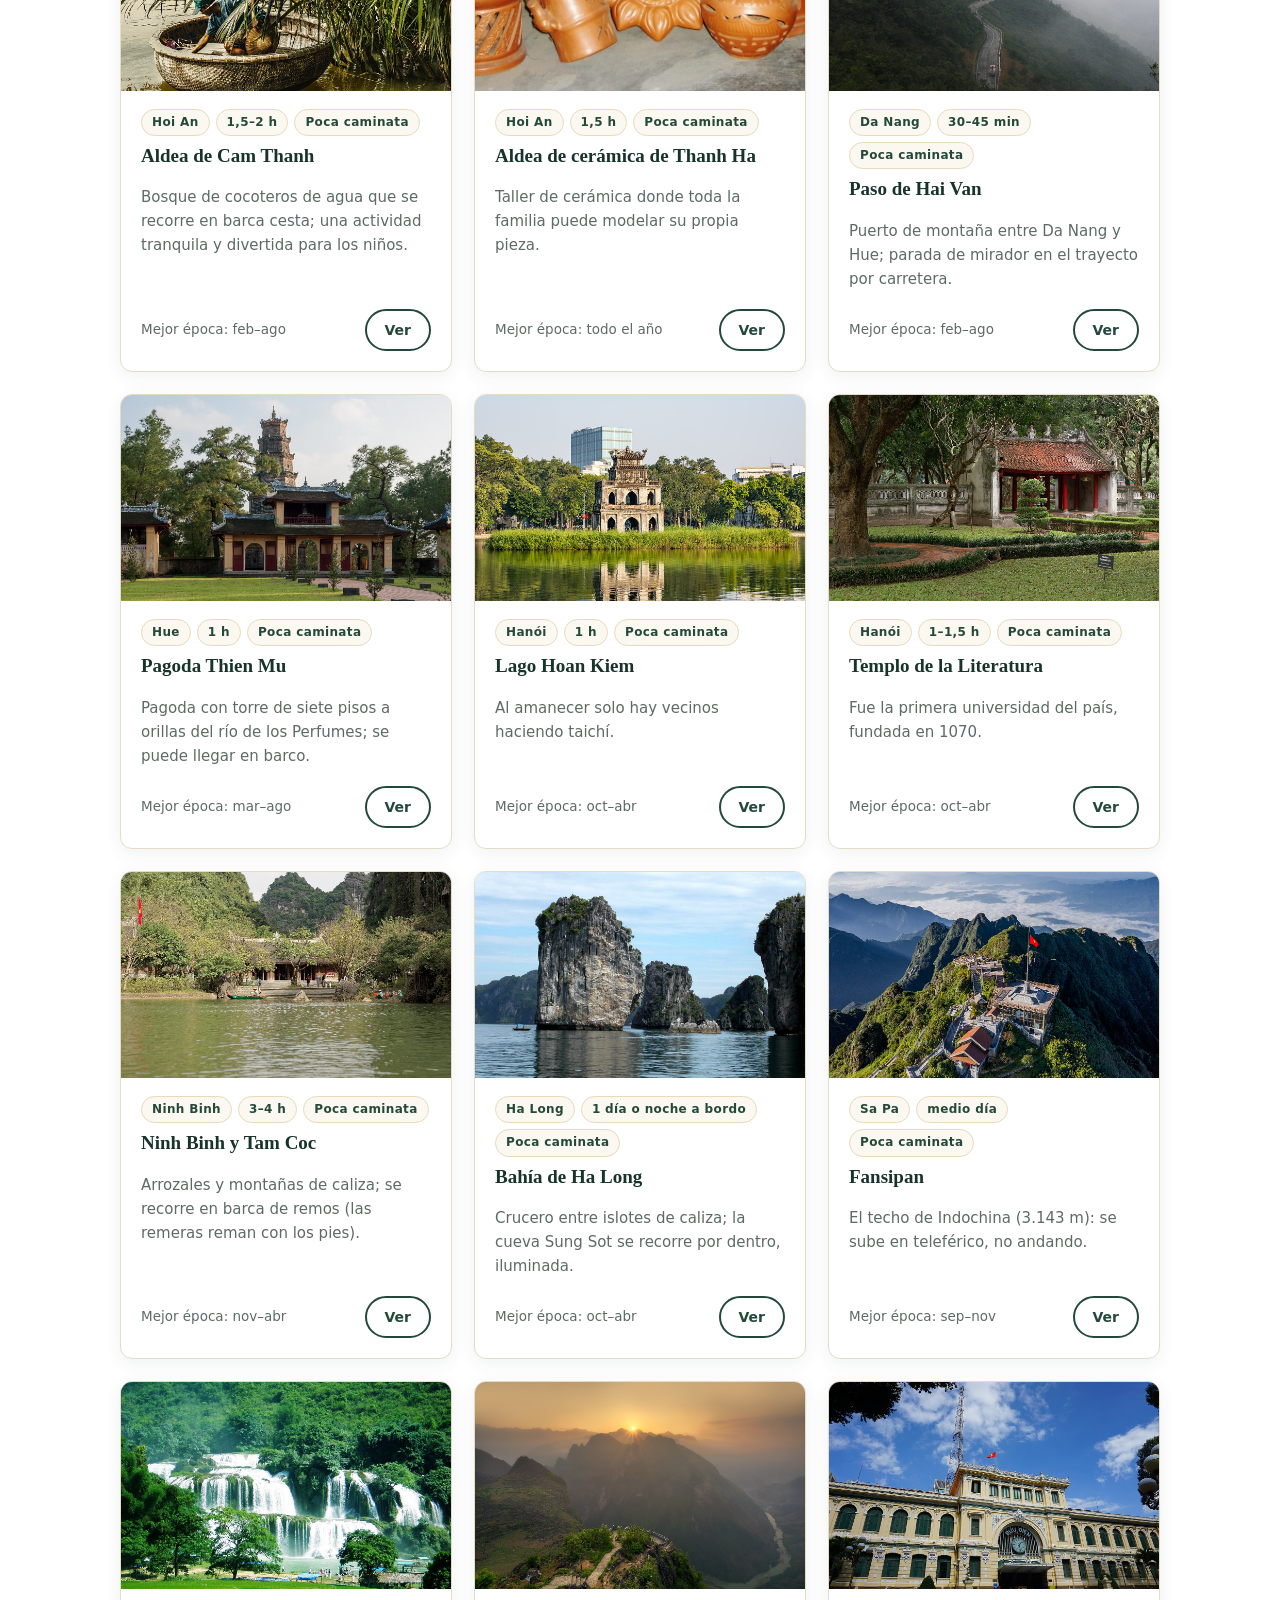
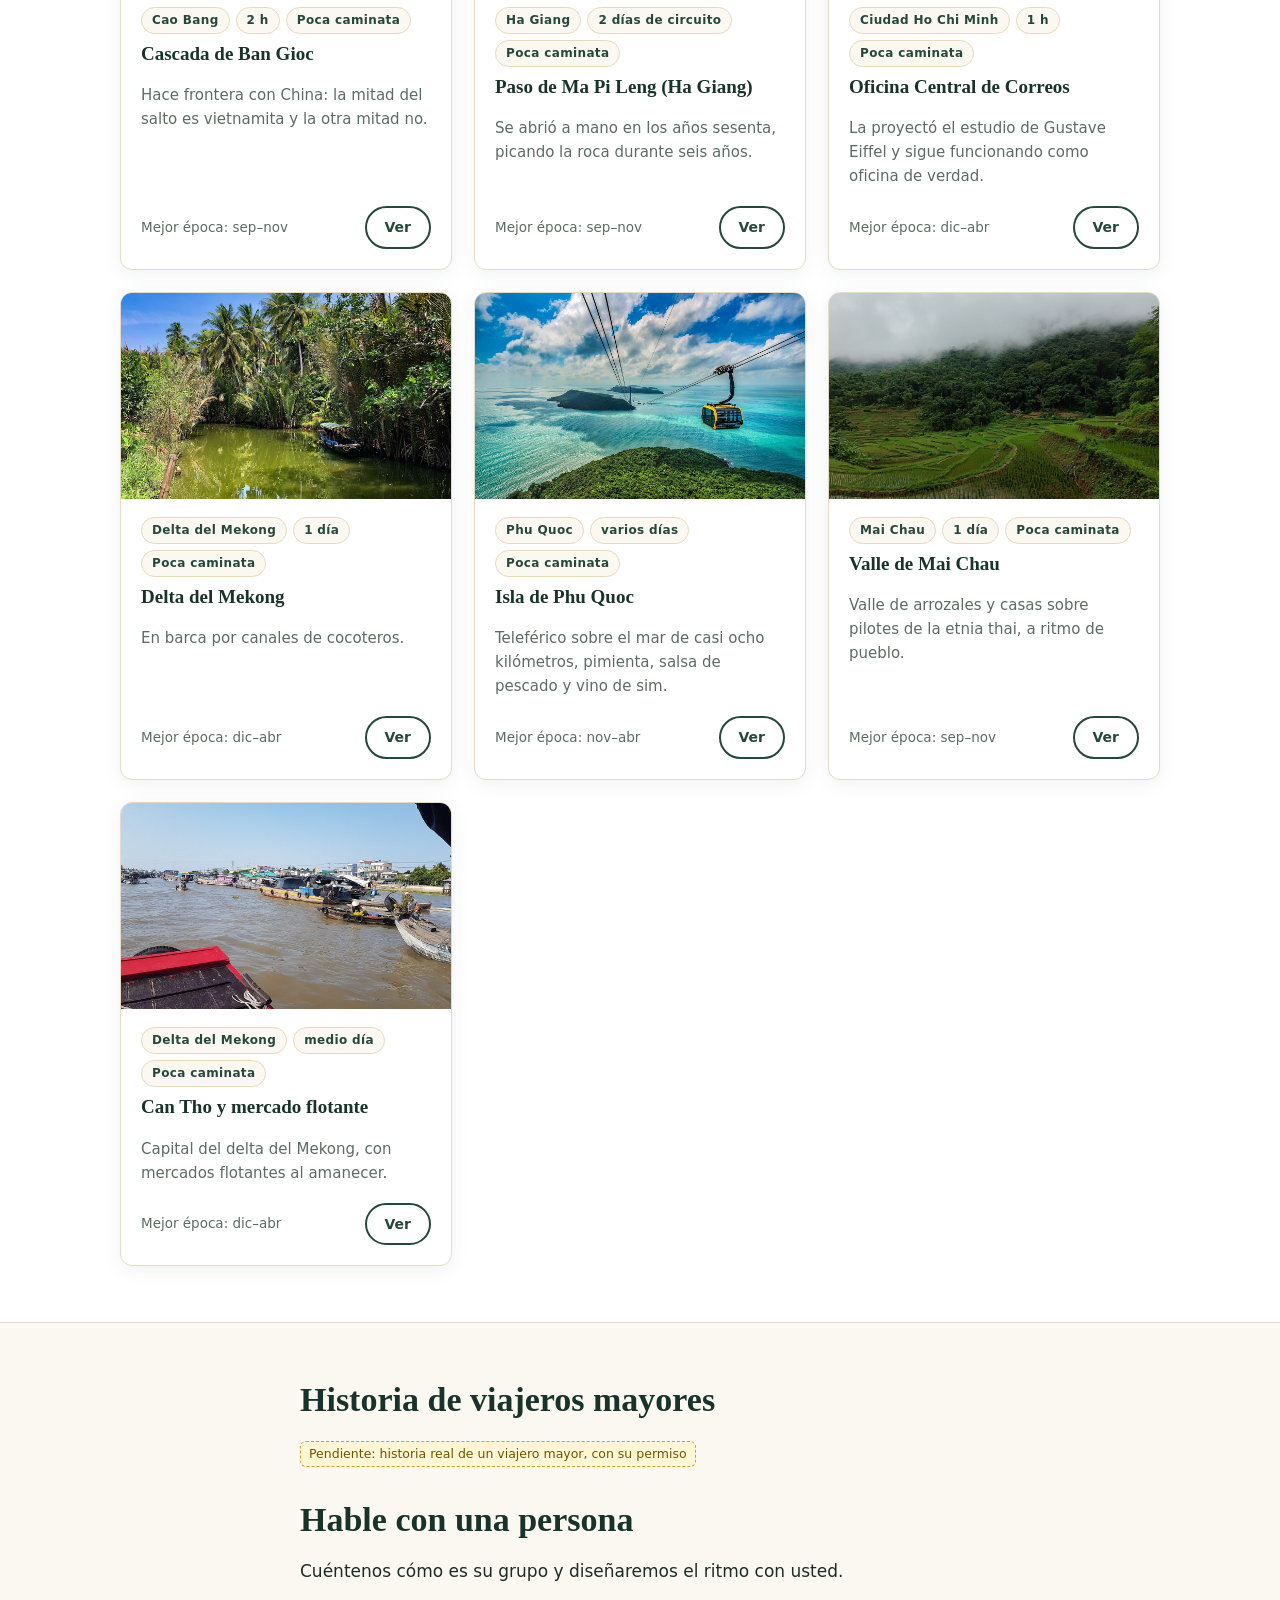
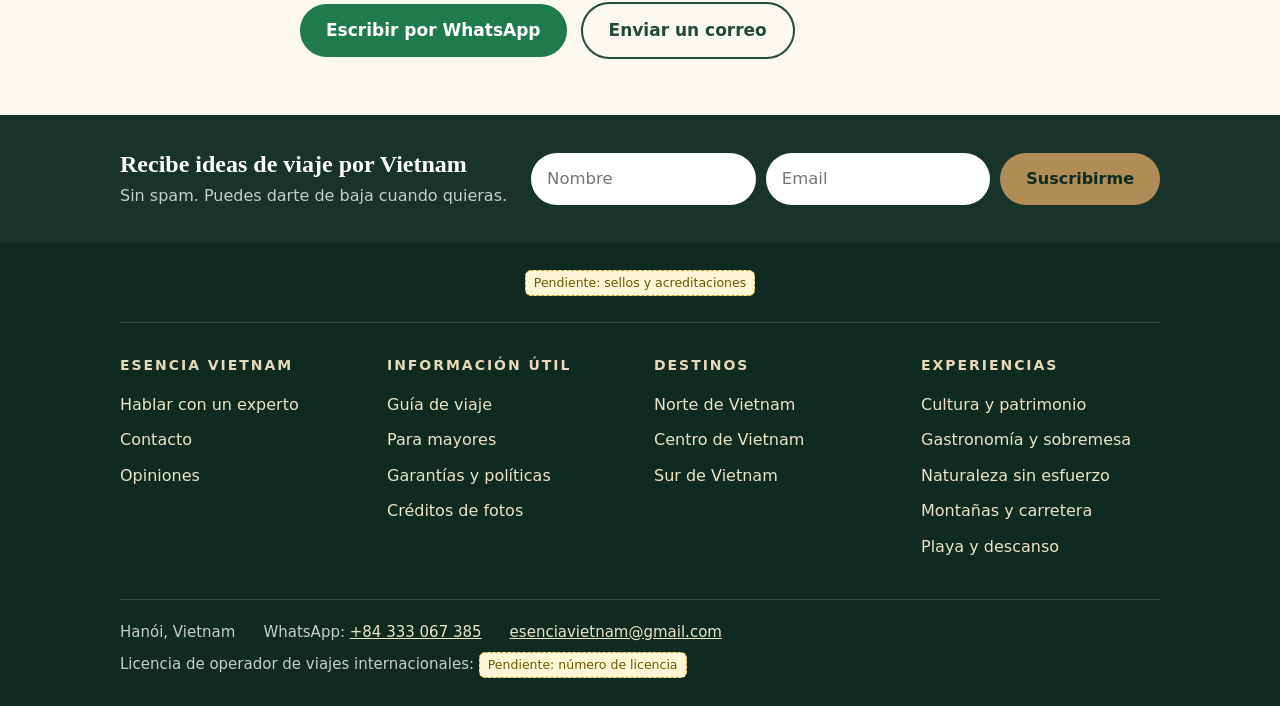
<file: mayores.html>
<!doctype html>
<html lang="es">
<head>
<meta charset="utf-8">
<meta name="viewport" content="width=device-width, initial-scale=1">
<meta name="robots" content="noindex">
<title>Vietnam para mayores — Esencia Vietnam</title>
<meta name="description" content="Viajar a Vietnam a ritmo lento: hoteles cómodos, poca caminata y apoyo de salud.">
<link rel="stylesheet" href="assets/css/site.css">
<script src="data/site.js"></script>
<script src="data/trips.js"></script>
<script src="data/credits.js"></script>
<script src="assets/js/site.js"></script>
<style>.person{display:flex;gap:18px;align-items:flex-start}.person .ph{flex:0 0 120px;height:120px;border-radius:50%;background:var(--gold-soft);display:flex;align-items:center;justify-content:center;text-align:center;font-size:12px;color:var(--muted);padding:8px;overflow:hidden}.person .ph img{width:100%;height:100%;object-fit:cover}.quote{border-left:4px solid var(--gold);padding-left:16px;margin:0}.thumb{width:110px;height:76px;object-fit:cover;border-radius:6px;display:block}.steps{counter-reset:s;list-style:none;padding:0;margin:0}.steps li{counter-increment:s;position:relative;padding:8px 0 8px 46px}.steps li::before{content:counter(s);position:absolute;left:0;top:6px;width:32px;height:32px;border-radius:50%;background:var(--gold);color:#fff;display:flex;align-items:center;justify-content:center;font-weight:700}table{border-collapse:collapse;width:100%}th,td{text-align:left;padding:10px 12px;border-bottom:1px solid var(--line);vertical-align:top}@media(max-width:520px){.person{flex-direction:column}}</style>
</head>
<body>
<div id="site-header"></div>
<main>
  <div class="container page-head">
    <div class="crumbs"><a href="index.html">Inicio</a> › Vietnam para mayores</div>
    <h1>Vietnam para mayores</h1>
  </div>
  <section class="section"><div class="container">
    <p class="lead narrow">Un viaje pensado para quien no tiene prisa: menos paradas, más descanso y alguien pendiente de usted.</p>
    <div class="grid c3" style="margin-top:24px">
      <div class="card"><div class="body"><h3>Ritmo lento</h3><ul class="checks"><li>Máximo dos paradas principales por día.</li><li>Días ligeros tras los vuelos largos.</li><li>Cualquier parada se puede omitir según el ánimo del grupo.</li><li>Cada parada indica cuánto se camina.</li></ul></div></div>
      <div class="card"><div class="body"><h3>Alojamiento cómodo</h3><ul class="checks"><li>Hoteles de 4–5★ en el itinerario de ejemplo.</li><li>Hoteles con ascensor: <span id="lift"></span></li></ul></div></div>
      <div class="card"><div class="body"><h3>Apoyo de salud</h3><ul class="checks"><li>Seguro de viaje y asistencia médica 24/7 incluidos.</li><li>Puede contarnos, si lo desea, sus necesidades de salud o alimentación (opcional y confidencial).</li></ul></div></div>
    </div>
  </div></section>
  <section class="section alt"><div class="container">
    <h2>Paradas con poca caminata</h2>
    <div class="grid c3" id="easy"></div>
  </div></section>
  <section class="section"><div class="container narrow">
    <h2>Historia de viajeros mayores</h2>
    <p id="story"></p>
    <h2 style="margin-top:32px">Hable con una persona</h2>
    <p>Cuéntenos cómo es su grupo y diseñaremos el ritmo con usted.</p>
    <div class="row"><a class="btn wa" id="cta-wa" href="#">Escribir por WhatsApp</a><a class="btn ghost" id="cta-mail" href="#">Enviar un correo</a></div>
  </div></section>
</main>
<div id="site-footer"></div>
<script>E.ready(function(){
var $=function(i){return document.getElementById(i);};
$('lift').innerHTML=E.todo('confirmar hoteles con ascensor');
$('story').innerHTML=E.todo('historia real de un viajero mayor, con su permiso');
$('easy').innerHTML=E.D.stops.filter(function(s){return s.walking==='bajo';}).map(E.stopCard).join('');
var w=$('cta-wa'); if(w) w.href=E.waLink('Hola, viajaremos con personas mayores y quisiera consultar el ritmo del viaje.'); var m=$('cta-mail'); if(m) m.href=E.mailLink('Consulta — Esencia Vietnam','Hola, viajaremos con personas mayores y quisiera consultar el ritmo del viaje.');
});</script>
</body>
</html>
</file>
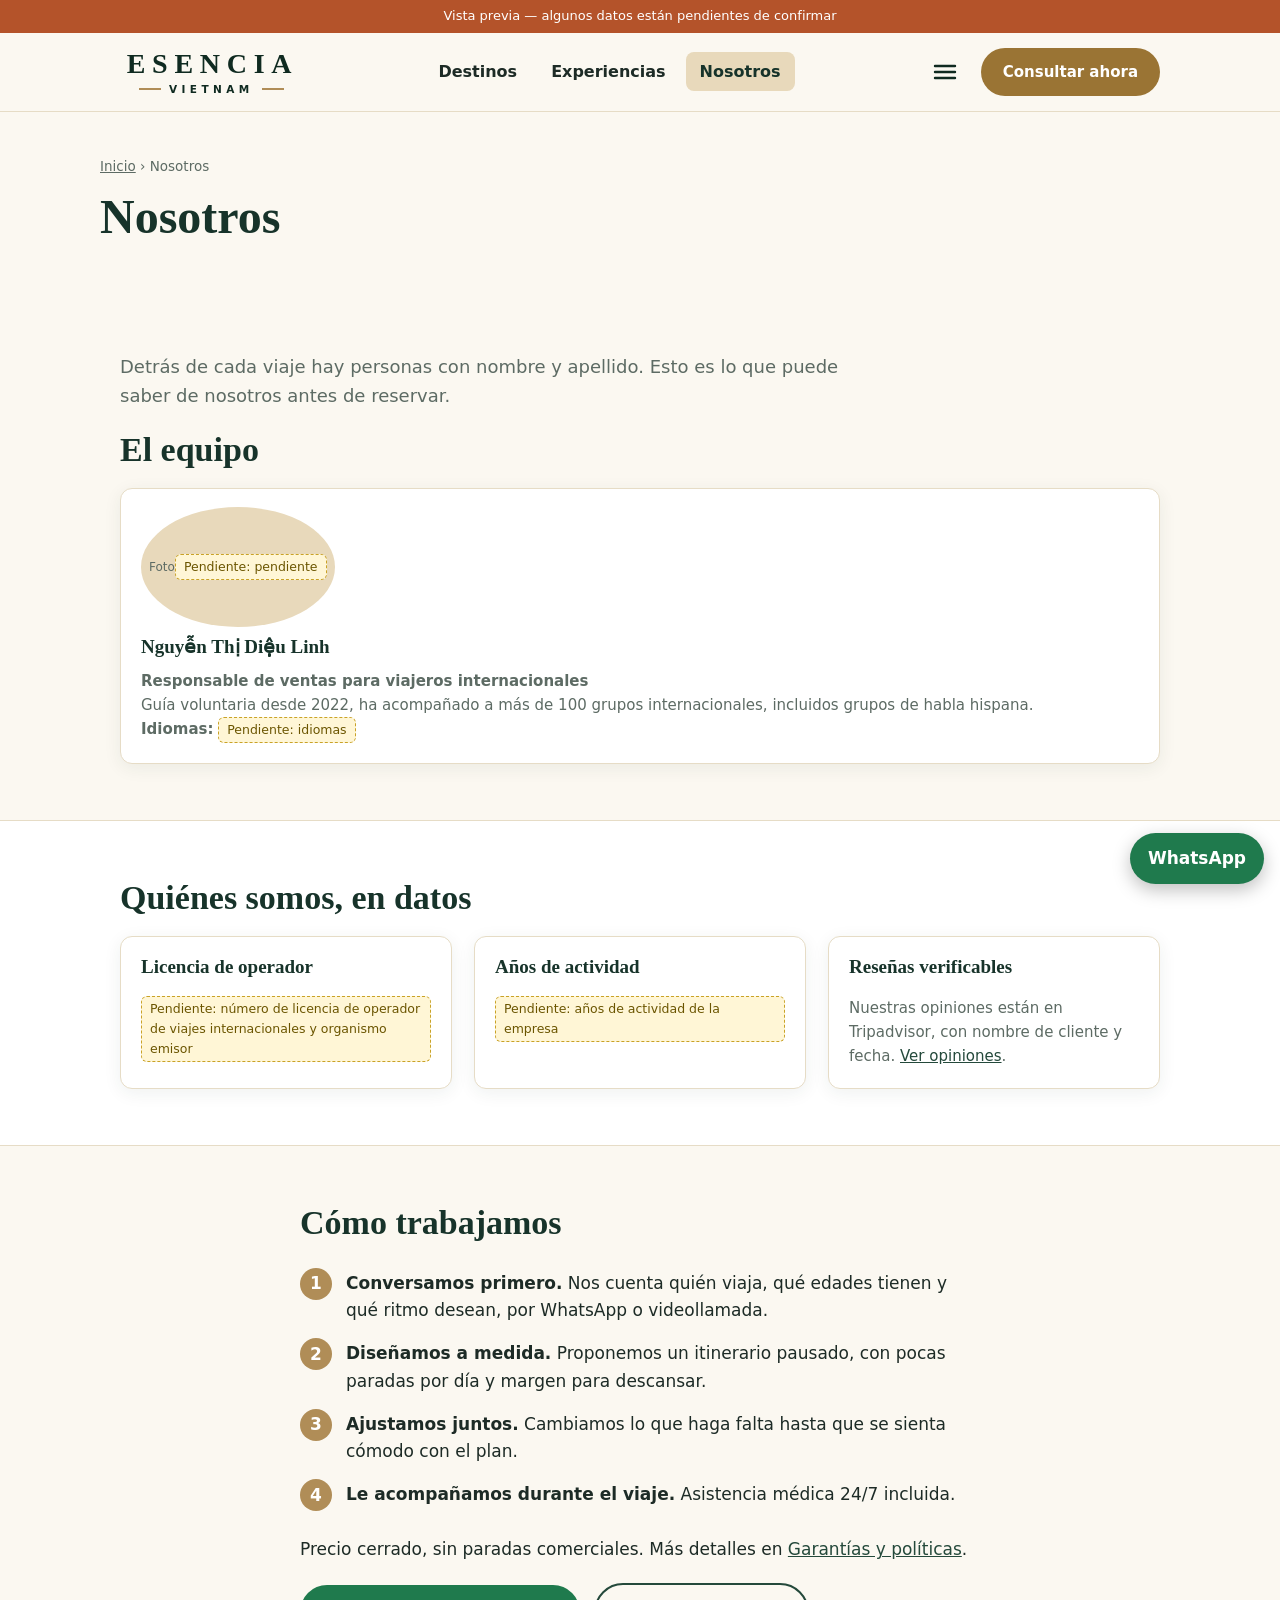
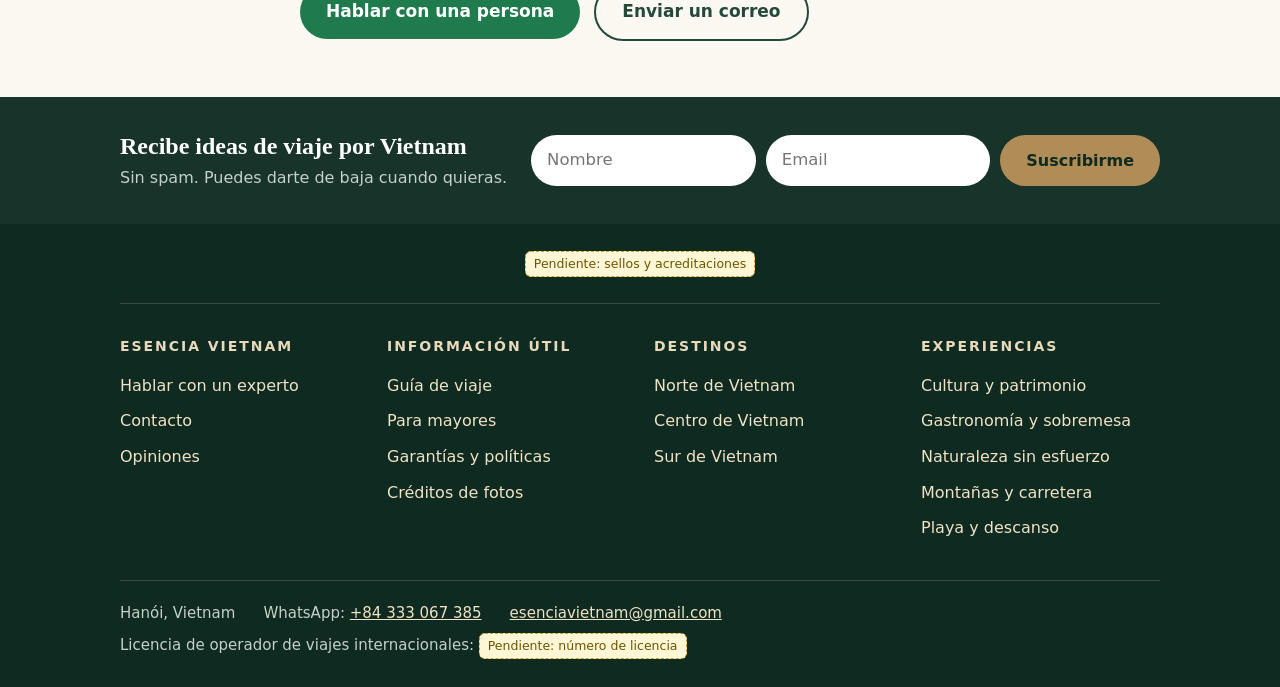
<file: nosotros.html>
<!doctype html>
<html lang="es">
<head>
<meta charset="utf-8">
<meta name="viewport" content="width=device-width, initial-scale=1">
<meta name="robots" content="noindex">
<title>Nosotros — Esencia Vietnam</title>
<meta name="description" content="Quiénes están detrás de Esencia Vietnam: equipo, licencia y cómo trabajamos.">
<link rel="stylesheet" href="assets/css/site.css">
<script src="data/site.js"></script>
<script src="data/trips.js"></script>
<script src="data/credits.js"></script>
<script src="assets/js/site.js"></script>
<style>.person{display:flex;gap:18px;align-items:flex-start}.person .ph{flex:0 0 120px;height:120px;border-radius:50%;background:var(--gold-soft);display:flex;align-items:center;justify-content:center;text-align:center;font-size:12px;color:var(--muted);padding:8px;overflow:hidden}.person .ph img{width:100%;height:100%;object-fit:cover}.quote{border-left:4px solid var(--gold);padding-left:16px;margin:0}.thumb{width:110px;height:76px;object-fit:cover;border-radius:6px;display:block}.steps{counter-reset:s;list-style:none;padding:0;margin:0}.steps li{counter-increment:s;position:relative;padding:8px 0 8px 46px}.steps li::before{content:counter(s);position:absolute;left:0;top:6px;width:32px;height:32px;border-radius:50%;background:var(--gold);color:#fff;display:flex;align-items:center;justify-content:center;font-weight:700}table{border-collapse:collapse;width:100%}th,td{text-align:left;padding:10px 12px;border-bottom:1px solid var(--line);vertical-align:top}@media(max-width:520px){.person{flex-direction:column}}</style>
</head>
<body>
<div id="site-header"></div>
<main>
  <div class="container page-head">
    <div class="crumbs"><a href="index.html">Inicio</a> › Nosotros</div>
    <h1>Nosotros</h1>
  </div>
  <section class="section"><div class="container">
    <p class="lead narrow">Detrás de cada viaje hay personas con nombre y apellido. Esto es lo que puede saber de nosotros antes de reservar.</p>
    <h2>El equipo</h2>
    <div class="grid c2" id="team"></div>
  </div></section>
  <section class="section alt"><div class="container">
    <h2>Quiénes somos, en datos</h2>
    <div class="grid c3">
      <div class="card"><div class="body"><h3>Licencia de operador</h3><p id="lic"></p></div></div>
      <div class="card"><div class="body"><h3>Años de actividad</h3><p id="years"></p></div></div>
      <div class="card"><div class="body"><h3>Reseñas verificables</h3><p>Nuestras opiniones están en Tripadvisor, con nombre de cliente y fecha. <a href="opiniones.html">Ver opiniones</a>.</p></div></div>
    </div>
  </div></section>
  <section class="section"><div class="container narrow">
    <h2>Cómo trabajamos</h2>
    <ol class="steps">
      <li><b>Conversamos primero.</b> Nos cuenta quién viaja, qué edades tienen y qué ritmo desean, por WhatsApp o videollamada.</li>
      <li><b>Diseñamos a medida.</b> Proponemos un itinerario pausado, con pocas paradas por día y margen para descansar.</li>
      <li><b>Ajustamos juntos.</b> Cambiamos lo que haga falta hasta que se sienta cómodo con el plan.</li>
      <li><b>Le acompañamos durante el viaje.</b> Asistencia médica 24/7 incluida.</li>
    </ol>
    <p style="margin-top:20px">Precio cerrado, sin paradas comerciales. Más detalles en <a href="garantias.html">Garantías y políticas</a>.</p>
    <div class="row" style="margin-top:20px"><a class="btn wa" id="cta-wa" href="#">Hablar con una persona</a><a class="btn ghost" id="cta-mail" href="#">Enviar un correo</a></div>
  </div></section>
</main>
<div id="site-footer"></div>
<script>E.ready(function(){
var $=function(i){return document.getElementById(i);};
$('team').innerHTML=E.D.team.map(function(p){
  var ph=p.photo?'<img src="'+E.esc(p.photo)+'" alt="Foto de '+E.esc(p.name)+'">':'Foto '+E.todo('pendiente');
  var lang=p.languages&&p.languages.length?E.esc(p.languages.join(', ')):E.todo('idiomas');
  return '<article class="card"><div class="body person"><div class="ph">'+ph+'</div><div><h3>'+E.esc(p.name)+'</h3><p><b>'+E.esc(p.role)+'</b></p><p>'+E.esc(p.bio||'')+'</p><p><b>Idiomas:</b> '+lang+'</p></div></div></article>';
}).join('');
$('lic').innerHTML=E.C.licenseNumber?E.esc(E.C.licenseNumber):E.todo('número de licencia de operador de viajes internacionales y organismo emisor');
$('years').innerHTML=E.todo('años de actividad de la empresa');
var w=$('cta-wa'); if(w) w.href=E.waLink('Hola, quisiera conocer más sobre su equipo y cómo trabajan.'); var m=$('cta-mail'); if(m) m.href=E.mailLink('Consulta — Esencia Vietnam','Hola, quisiera conocer más sobre su equipo y cómo trabajan.');
});</script>
</body>
</html>
</file>
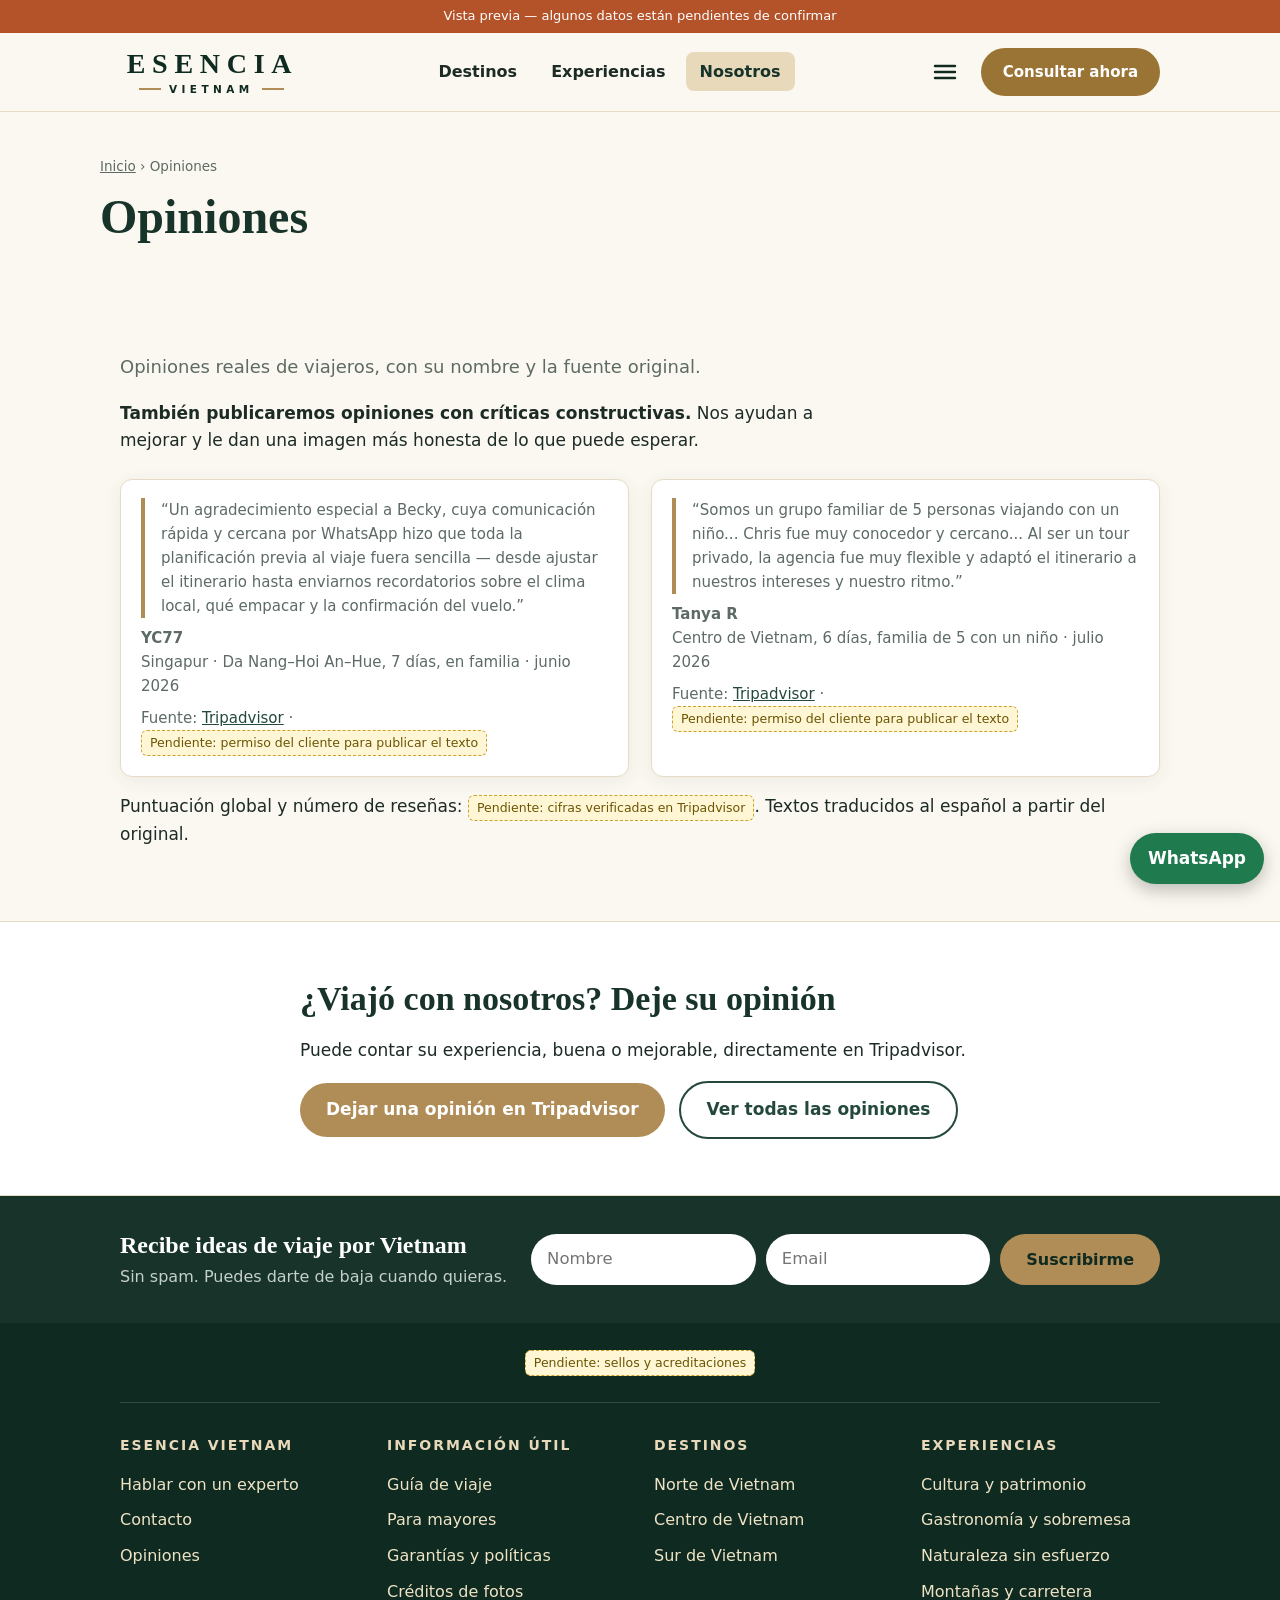
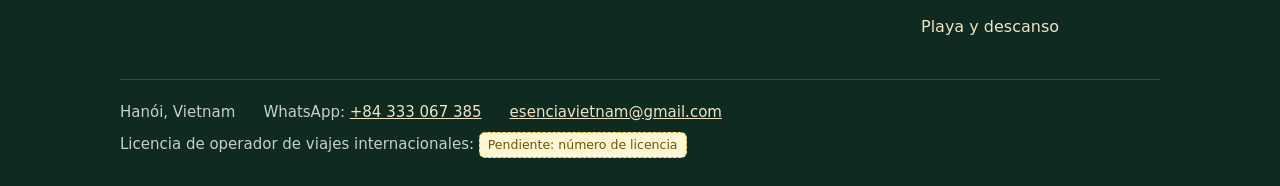
<file: opiniones.html>
<!doctype html>
<html lang="es">
<head>
<meta charset="utf-8">
<meta name="viewport" content="width=device-width, initial-scale=1">
<meta name="robots" content="noindex">
<title>Opiniones — Esencia Vietnam</title>
<meta name="description" content="Opiniones de viajeros de Esencia Vietnam, con enlace a Tripadvisor.">
<link rel="stylesheet" href="assets/css/site.css">
<script src="data/site.js"></script>
<script src="data/trips.js"></script>
<script src="data/credits.js"></script>
<script src="assets/js/site.js"></script>
<style>.person{display:flex;gap:18px;align-items:flex-start}.person .ph{flex:0 0 120px;height:120px;border-radius:50%;background:var(--gold-soft);display:flex;align-items:center;justify-content:center;text-align:center;font-size:12px;color:var(--muted);padding:8px;overflow:hidden}.person .ph img{width:100%;height:100%;object-fit:cover}.quote{border-left:4px solid var(--gold);padding-left:16px;margin:0}.thumb{width:110px;height:76px;object-fit:cover;border-radius:6px;display:block}.steps{counter-reset:s;list-style:none;padding:0;margin:0}.steps li{counter-increment:s;position:relative;padding:8px 0 8px 46px}.steps li::before{content:counter(s);position:absolute;left:0;top:6px;width:32px;height:32px;border-radius:50%;background:var(--gold);color:#fff;display:flex;align-items:center;justify-content:center;font-weight:700}table{border-collapse:collapse;width:100%}th,td{text-align:left;padding:10px 12px;border-bottom:1px solid var(--line);vertical-align:top}@media(max-width:520px){.person{flex-direction:column}}</style>
</head>
<body>
<div id="site-header"></div>
<main>
  <div class="container page-head">
    <div class="crumbs"><a href="index.html">Inicio</a> › Opiniones</div>
    <h1>Opiniones</h1>
  </div>
  <section class="section"><div class="container">
    <p class="lead narrow">Opiniones reales de viajeros, con su nombre y la fuente original.</p>
    <p class="narrow"><b>También publicaremos opiniones con críticas constructivas.</b> Nos ayudan a mejorar y le dan una imagen más honesta de lo que puede esperar.</p>
    <div class="grid c2" id="reviews" style="margin-top:24px"></div>
    <p id="rv-note" style="margin-top:16px"></p>
  </div></section>
  <section class="section alt"><div class="container narrow">
    <h2>¿Viajó con nosotros? Deje su opinión</h2>
    <p>Puede contar su experiencia, buena o mejorable, directamente en Tripadvisor.</p>
    <div class="row"><a class="btn" id="ta" href="#" target="_blank" rel="noopener">Dejar una opinión en Tripadvisor</a><a class="btn ghost" id="ta2" href="#" target="_blank" rel="noopener">Ver todas las opiniones</a></div>
  </div></section>
</main>
<div id="site-footer"></div>
<script>E.ready(function(){
var $=function(i){return document.getElementById(i);};
$('ta').href=E.C.tripadvisor; $('ta2').href=E.C.tripadvisor;
$('reviews').innerHTML=E.D.reviews.map(function(r){
  var meta=[r.origin,r.trip,r.date].filter(Boolean).map(E.esc).join(' · ');
  return '<article class="card"><div class="body"><blockquote class="quote"><p>“'+E.esc(r.text)+'”</p></blockquote><p><b>'+E.esc(r.author)+'</b><br><span>'+meta+'</span></p><p>Fuente: <a href="'+E.esc(E.C.tripadvisor)+'" target="_blank" rel="noopener">'+E.esc(r.source)+'</a>'+(r.permission?'':' · '+E.todo('permiso del cliente para publicar el texto'))+'</p></div></article>';
}).join('');
$('rv-note').innerHTML='Puntuación global y número de reseñas: '+E.todo('cifras verificadas en Tripadvisor')+'. Textos traducidos al español a partir del original.';

});</script>
</body>
</html>
</file>
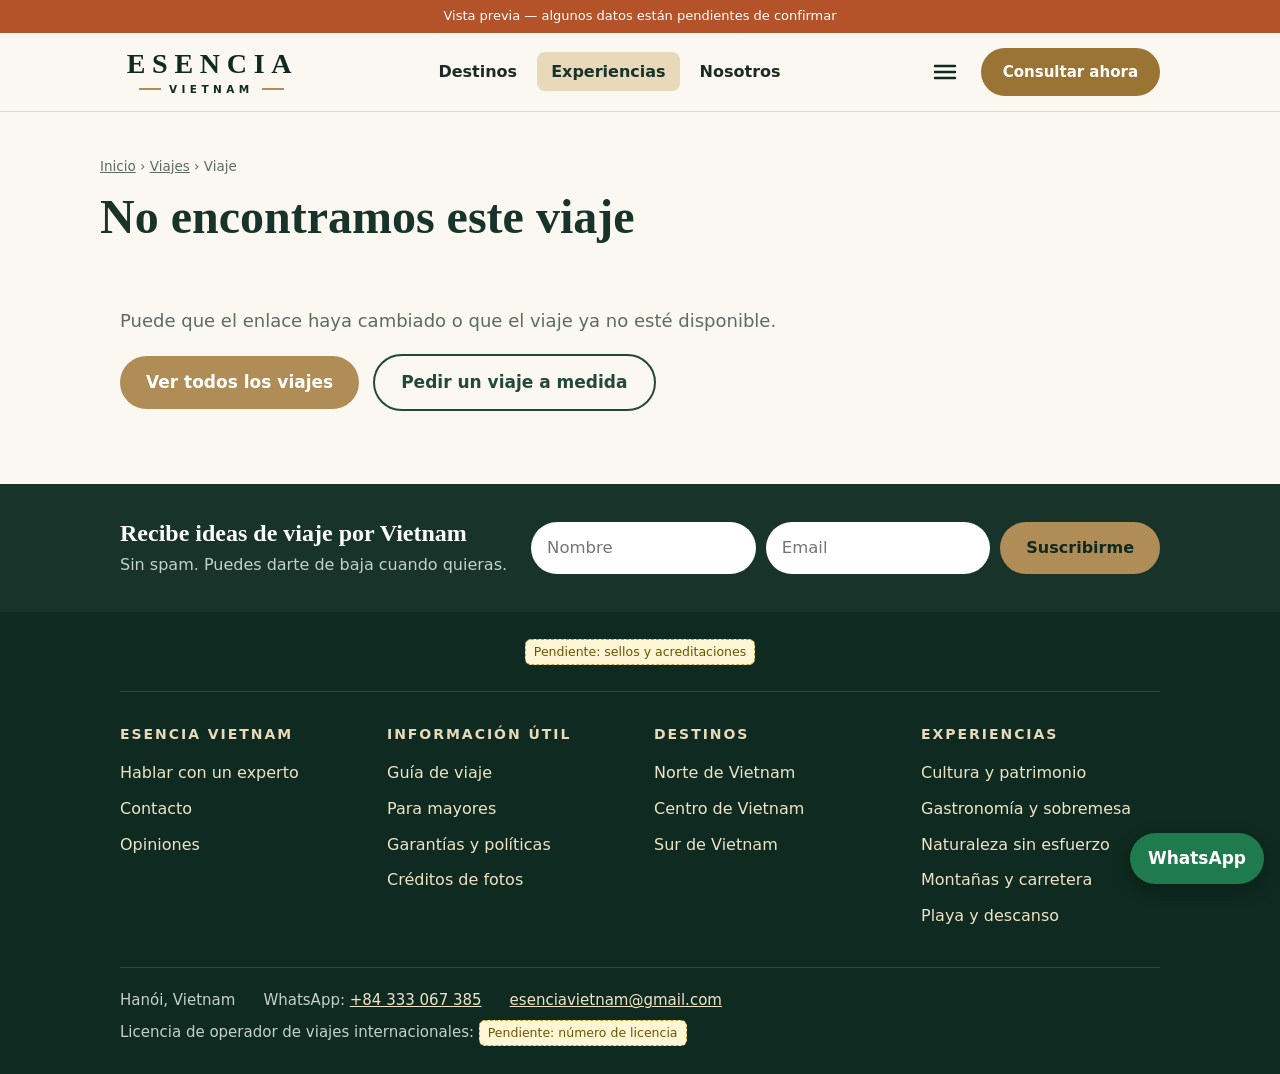
<file: viaje.html>
<!doctype html>
<html lang="es">
<head>
<meta charset="utf-8">
<meta name="viewport" content="width=device-width, initial-scale=1">
<meta name="robots" content="noindex">
<title>Detalle del viaje — Esencia Vietnam</title>
<meta name="description" content="Itinerario día a día, ritmo, qué incluye y qué no, y cómo pedir presupuesto.">
<link rel="stylesheet" href="assets/css/site.css">
<script src="data/site.js"></script>
<script src="data/trips.js"></script>
<script src="data/credits.js"></script>
<script src="assets/js/site.js"></script>
<style>
.stop{display:grid;grid-template-columns:120px 1fr;gap:14px;margin:12px 0;align-items:start}
.stop img{width:120px;aspect-ratio:4/3;object-fit:cover;border-radius:8px;background:var(--gold-soft)}
.stop h4{margin:0 0 4px;font-family:var(--serif)}
.stop p{margin:0 0 4px;color:var(--muted);font-size:14.5px}
@media(max-width:480px){.stop{grid-template-columns:1fr}.stop img{width:100%}}
.day-body{padding:0 18px 16px}
.side-card{background:#fff;border:1px solid var(--line);border-radius:var(--radius);padding:22px;box-shadow:var(--shadow)}
.side-card .btn{display:block;text-align:center;margin-top:10px}
.side-card h3{font-size:16px;margin-top:18px}
</style>
</head>
<body>
<div id="site-header"></div>
<main>
  <div class="container page-head">
    <div class="crumbs"><a href="index.html">Inicio</a> › <a href="viajes.html">Viajes</a> › <span id="crumb">Viaje</span></div>
    <h1 id="title">Viaje</h1>
  </div>
  <section class="section" style="padding-top:10px"><div class="container" id="content"></div></section>
</main>
<div id="site-footer"></div>
<script>
E.ready(function(){
  var id=E.q('id'), t=id?E.trip(id):null, root=document.getElementById('content');
  if(!t){
    document.getElementById('title').textContent='No encontramos este viaje';
    document.title='Viaje no encontrado — Esencia Vietnam';
    root.innerHTML='<p class="lead">Puede que el enlace haya cambiado o que el viaje ya no esté disponible.</p><p class="row"><a class="btn" href="viajes.html">Ver todos los viajes</a> <a class="btn ghost" href="contacto.html">Pedir un viaje a medida</a></p>';
    return;
  }
  document.title=t.title+' — Esencia Vietnam';
  document.getElementById('title').textContent=t.title;
  document.getElementById('crumb').textContent=t.title;
  var usedImgs=[];
  function stopHTML(sid){
    var s=E.stop(sid); if(!s) return '';
    if(usedImgs.indexOf(s.image)<0) usedImgs.push(s.image);
    return '<div class="stop"><img loading="lazy" src="'+E.esc(s.image)+'" alt="'+E.esc(s.name)+'" onerror="this.style.visibility=\'hidden\'"><div><h4>'+E.esc(s.name)+'</h4><p>'+E.esc(s.summary)+'</p>'+
      '<div class="tags"><span class="tag">'+E.esc(s.duration)+'</span><span class="tag">'+E.walkLabel(s.walking)+'</span><span class="tag">Mejor época: '+E.esc(s.bestSeason)+'</span></div></div></div>';
  }
  var days=t.itinerary.map(function(d,i){
    var msgs=E.paceCheck(d.stops,{arrival:i===0&&!(d.span>1),span:d.span});
    var meals=(d.meals&&d.meals.length)?'<div class="tags" style="margin:8px 0">'+d.meals.map(function(m){return '<span class="meal">'+E.esc(m)+'</span>';}).join('')+'</div>':'<p class="route">Sin comidas incluidas este día.</p>';
    return '<details class="acc"'+(i===0?' open':'')+'><summary>'+(d.span>1?'Días ':'Día ')+d.day+' · '+E.esc(d.title)+'</summary><div class="day-body">'+
      (d.stops.length?d.stops.map(stopHTML).join(''):'<p class="route">Día sin paradas programadas.</p>')+meals+
      (d.schedule&&d.schedule.length?'<ul class="sched">'+d.schedule.map(function(x){return '<li><b>'+E.esc(x[0])+'</b> '+E.esc(x[1])+'</li>';}).join('')+'</ul>':'')+
      (d.pace?'<div class="pace-ok"><b>Ritmo:</b> '+E.esc(d.pace)+'</div>':'')+
      msgs.map(function(m){return '<div class="pace-warn" style="margin-top:8px">'+E.esc(m)+'</div>';}).join('')+
      '</div></details>';
  }).join('');
  var side='<div class="side-card sticky-side">'+
    '<div>'+E.priceHTML(t)+'</div>'+(E.priceNote(t)?'<p class="route" style="margin-top:6px">'+E.priceNote(t)+'</p>':'')+
    '<a class="btn" href="contacto.html?trip='+encodeURIComponent(t.id)+'">Pedir presupuesto</a>'+
    '<a class="btn ghost" href="constructor.html?trip='+encodeURIComponent(t.id)+'">Editar este itinerario</a>'+
    '<a class="btn wa" target="_blank" rel="noopener" href="'+E.waLink('Hola, me interesa el viaje «'+t.title+'». ¿Podrían darme más información?')+'">Escribir por WhatsApp</a>'+
    (E.D.team.length?'<h3>Tu especialista</h3><p style="margin:0"><b>'+E.esc(E.D.team[0].name)+'</b><br><span class="route">'+E.esc(E.D.team[0].role)+'</span></p>':'')+
    '</div>';
  var inc=(t.included||[]), exc=(t.excluded||[]);
  root.innerHTML='<div class="layout-side"><div>'+
    '<p class="lead">'+E.esc(t.tagline)+'</p>'+
    (t.intro?'<p>'+E.esc(t.intro)+'</p>':'')+
    (t.notes&&t.notes.length?'<ul class="checks" style="margin-bottom:18px">'+t.notes.map(function(n){return '<li>'+E.esc(n)+'</li>';}).join('')+'</ul>':'')+
    '<div class="tags" style="margin-bottom:22px"><span class="tag">'+t.days+' días / '+t.nights+' noches</span>'+(t.tier?'<span class="tag">Alojamiento '+E.esc(t.tier)+'</span>':'')+''+t.region.map(function(r){return '<span class="tag">'+E.regionName(r)+'</span>';}).join('')+t.groups.map(function(g){return '<span class="tag">'+E.esc(g)+'</span>';}).join('')+'</div>'+
    '<h2>Mapa del viaje</h2><div id="trip-map" class="map" style="height:340px"></div><p class="route" style="margin-top:6px">Las paradas aparecen numeradas por día.</p>'+
    '<div class="detail-box"><div><b>Itinerario detallado con horarios.</b> Cada día, hora por hora: salidas, visitas, descansos y comidas.</div>'+
    '<a class="btn small" id="pdf-btn" href="#" data-enquire data-trip="'+E.esc(t.id)+'">Descargar itinerario detallado</a></div>'+
    '<h2>Itinerario día a día</h2>'+days+
    '<h2 style="margin-top:36px">Qué incluye y qué no</h2>'+
    (t.includedNote?'<p>'+E.todo(t.includedNote)+'</p>':'')+
    '<div class="table-wrap"><table><thead><tr><th>Incluido</th><th>No incluido</th></tr></thead><tbody><tr><td><ul class="checks">'+inc.map(function(x){return '<li>'+E.esc(x)+'</li>';}).join('')+'</ul></td><td><ul class="checks no">'+exc.map(function(x){return '<li>'+E.esc(x)+'</li>';}).join('')+'</ul></td></tr></tbody></table></div>'+
    '</div><aside aria-label="Reservar">'+side+'</aside></div>';

  /* mapa pequeño del viaje */
  E.loadLeaflet(function(){
    var el=document.getElementById('trip-map'); if(!el) return;
    var pts=[], all=[];
    t.itinerary.forEach(function(d){ d.stops.forEach(function(sid){ var s=E.stop(sid); if(s&&typeof s.lat==='number') all.push({s:s,day:d.day}); }); });
    if(!all.length){ el.style.display='none'; var h=el.previousElementSibling; if(h) h.style.display='none'; var n=el.nextElementSibling; if(n) n.style.display='none'; return; }
    var m=E.newMap(el);
    all.forEach(function(x){
      pts.push([x.s.lat,x.s.lng]);
      var ic=L.divIcon({className:'',html:'<span class="pin">'+x.day+'</span>',iconSize:[30,30],iconAnchor:[15,15]});
      L.marker([x.s.lat,x.s.lng],{icon:ic}).addTo(m).bindPopup('<b>'+E.esc(x.s.name)+'</b><br>Día '+x.day+' · <a href="destino.html?id='+encodeURIComponent(x.s.id)+'">Ver</a>');
    });
    if(pts.length>1) L.polyline(pts,{color:'#b08d57',weight:3,dashArray:'6 6'}).addTo(m);
    m.fitBounds(pts,{padding:[34,34],maxZoom:9});
  });
  /* PDF del itinerario detallado (si existe itinerarios/<código>.pdf) */
  if(t.code){ var url='itinerarios/'+t.code+'.pdf';
    fetch(url,{method:'HEAD'}).then(function(r){ if(!r.ok) return; var b=document.getElementById('pdf-btn'); if(!b) return; b.removeAttribute('data-enquire'); b.setAttribute('href',url); b.setAttribute('download',''); }).catch(function(){});
  }

  var cr=usedImgs.map(E.credit).join('');
  if(cr) root.insertAdjacentHTML('beforeend','<p class="route" style="margin-top:30px">Créditos de fotos:</p>'+cr);
});
</script>
</body>
</html>
</file>
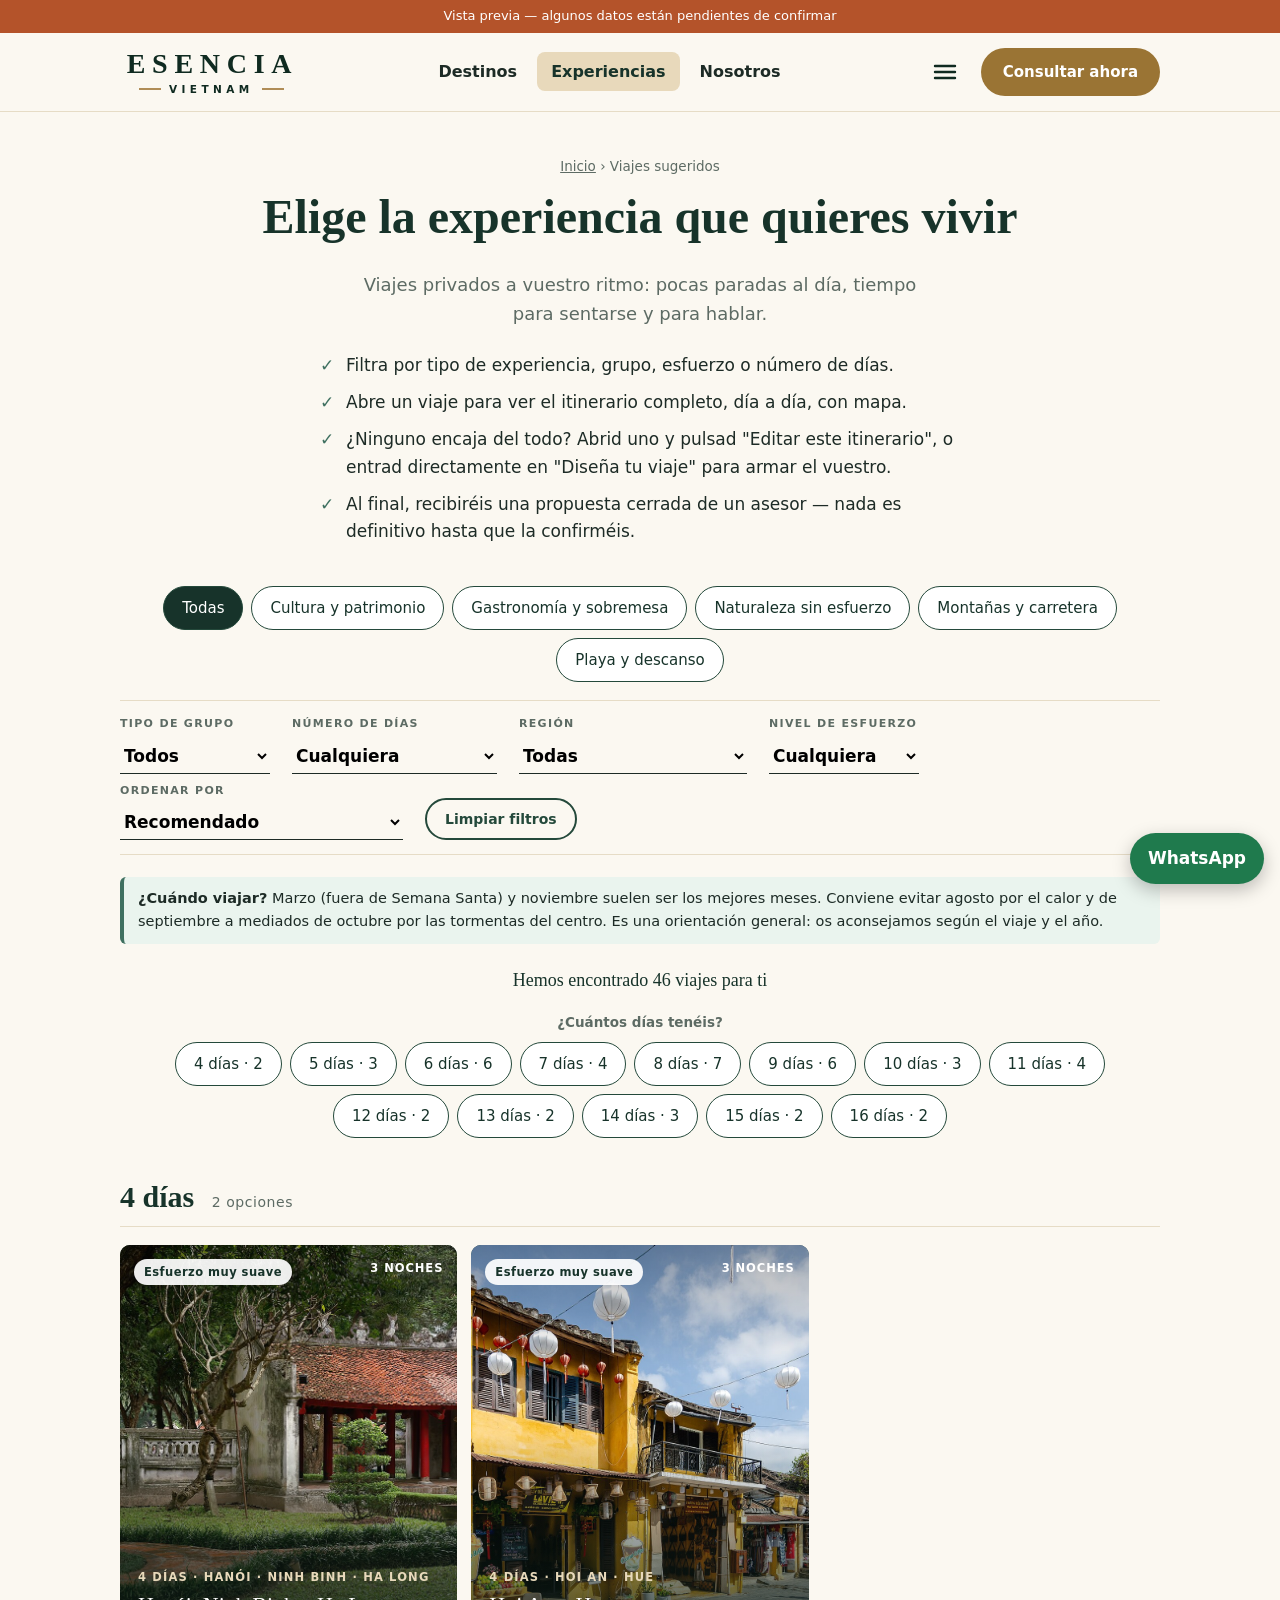
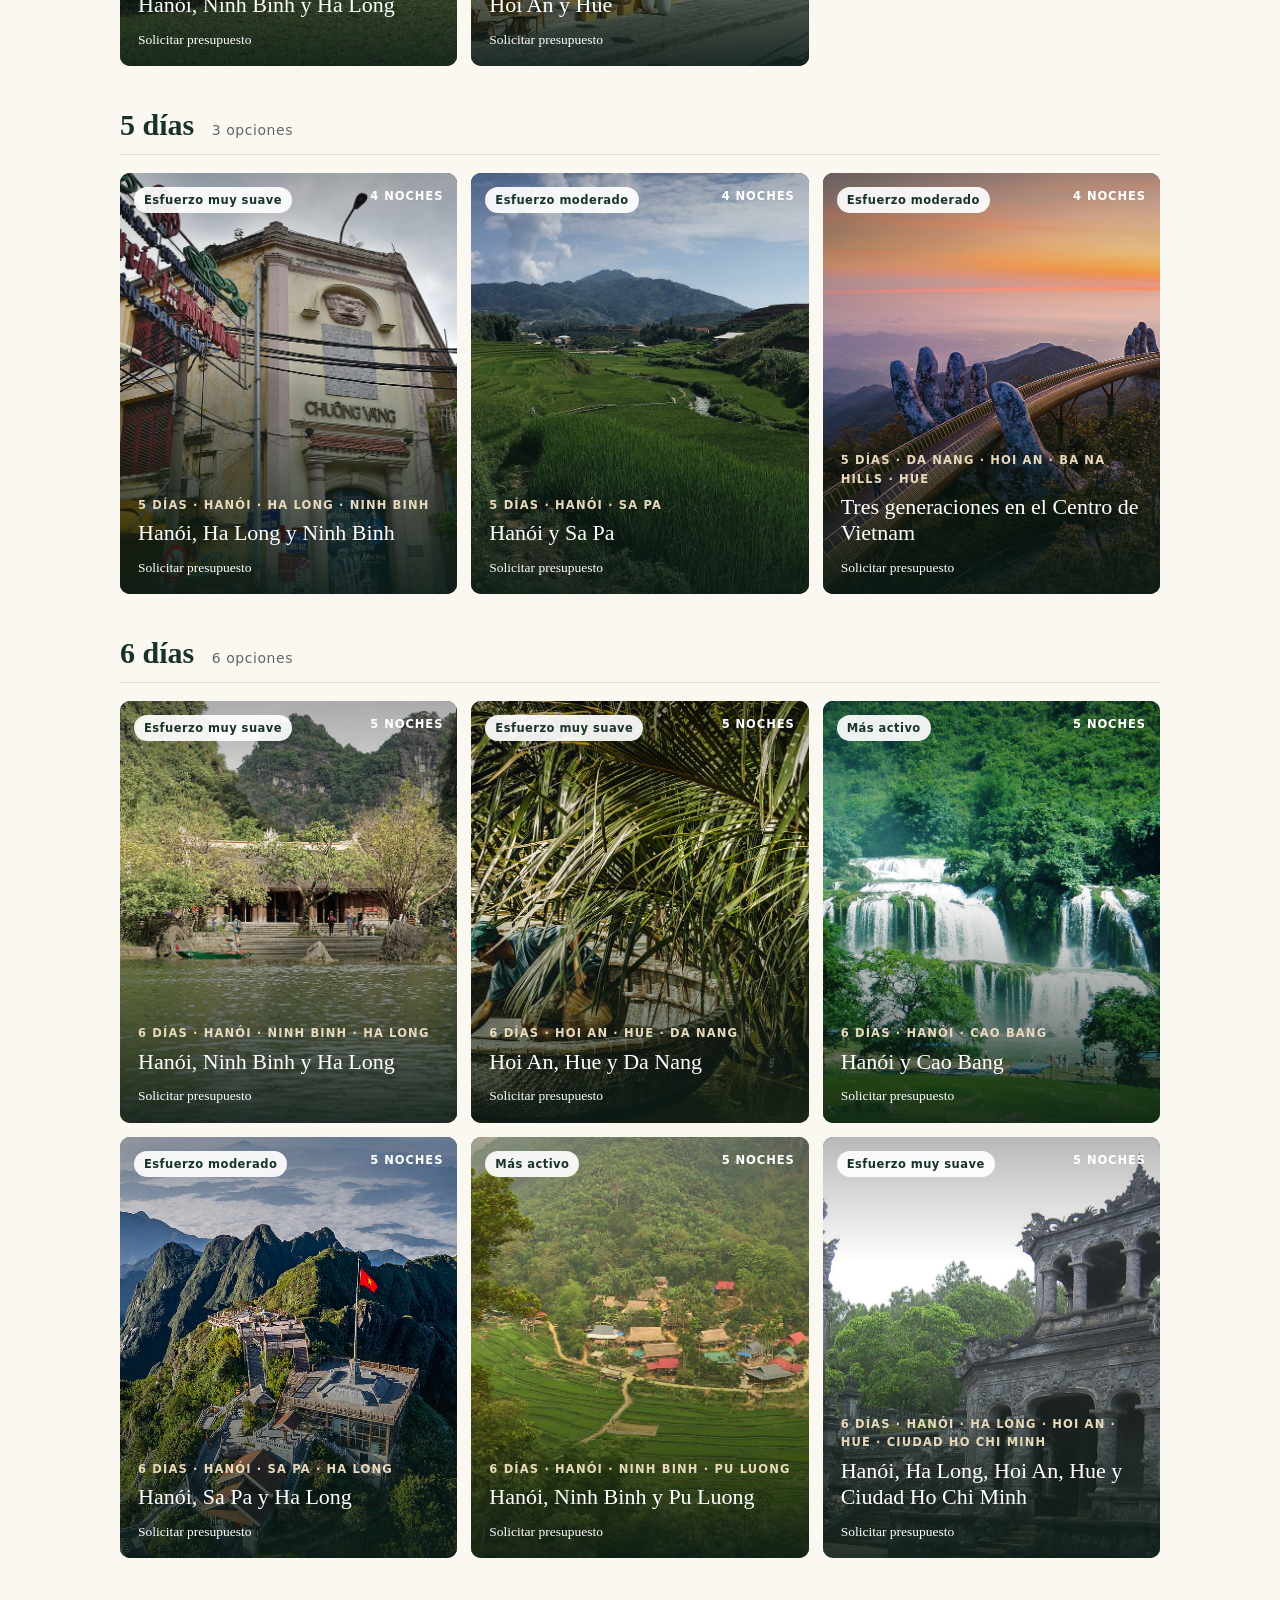
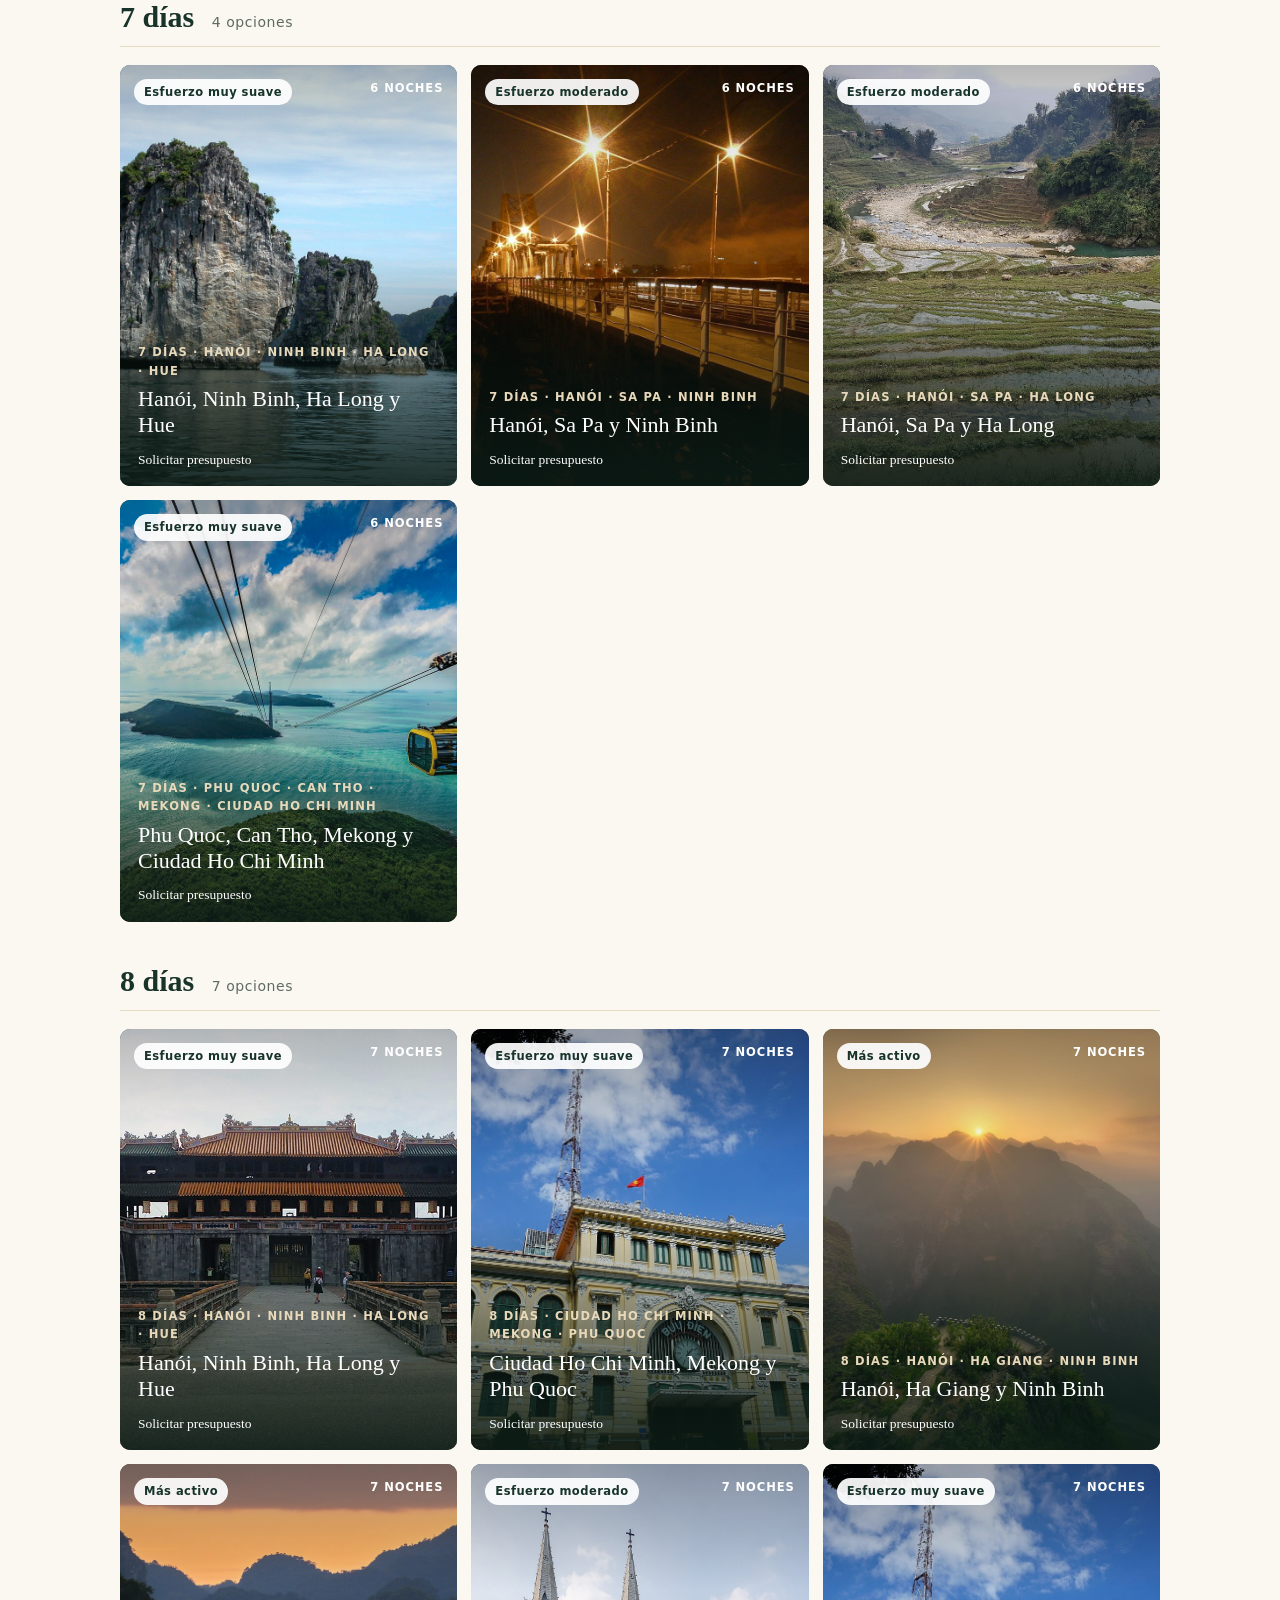
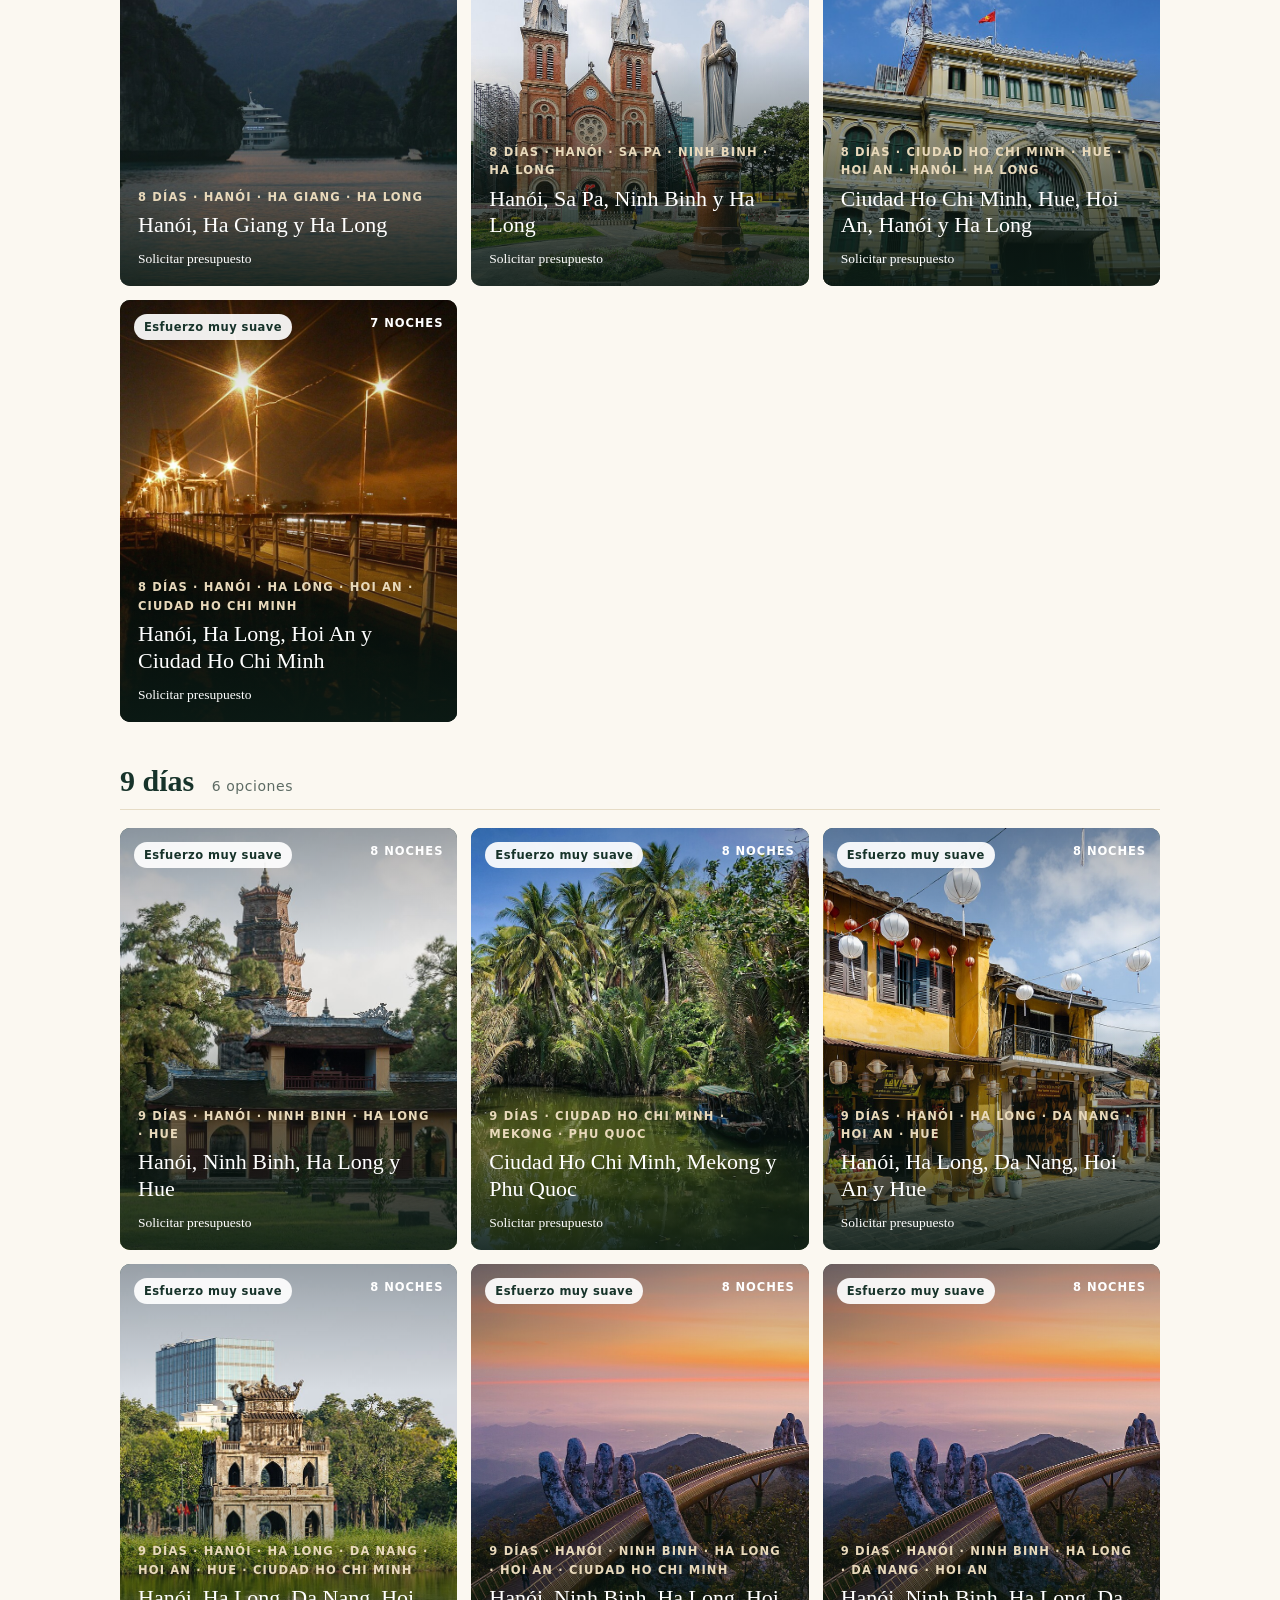
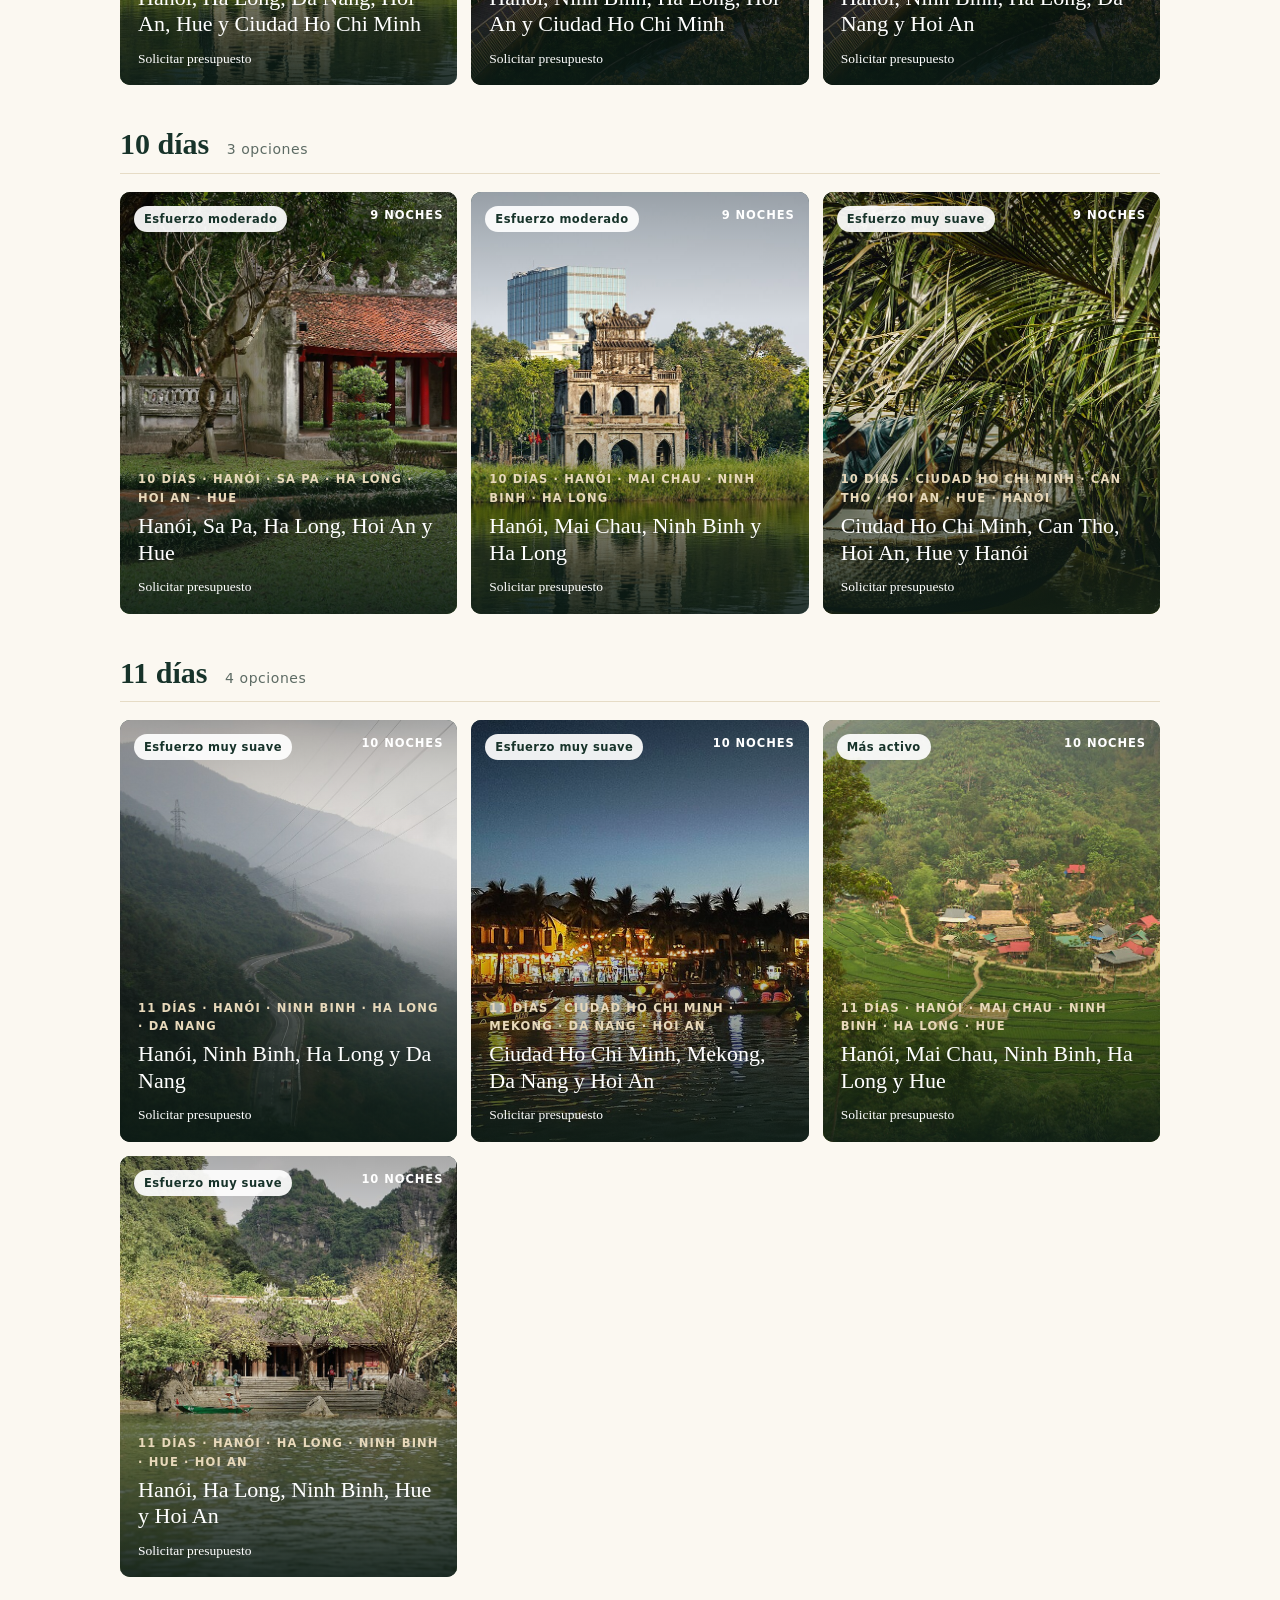
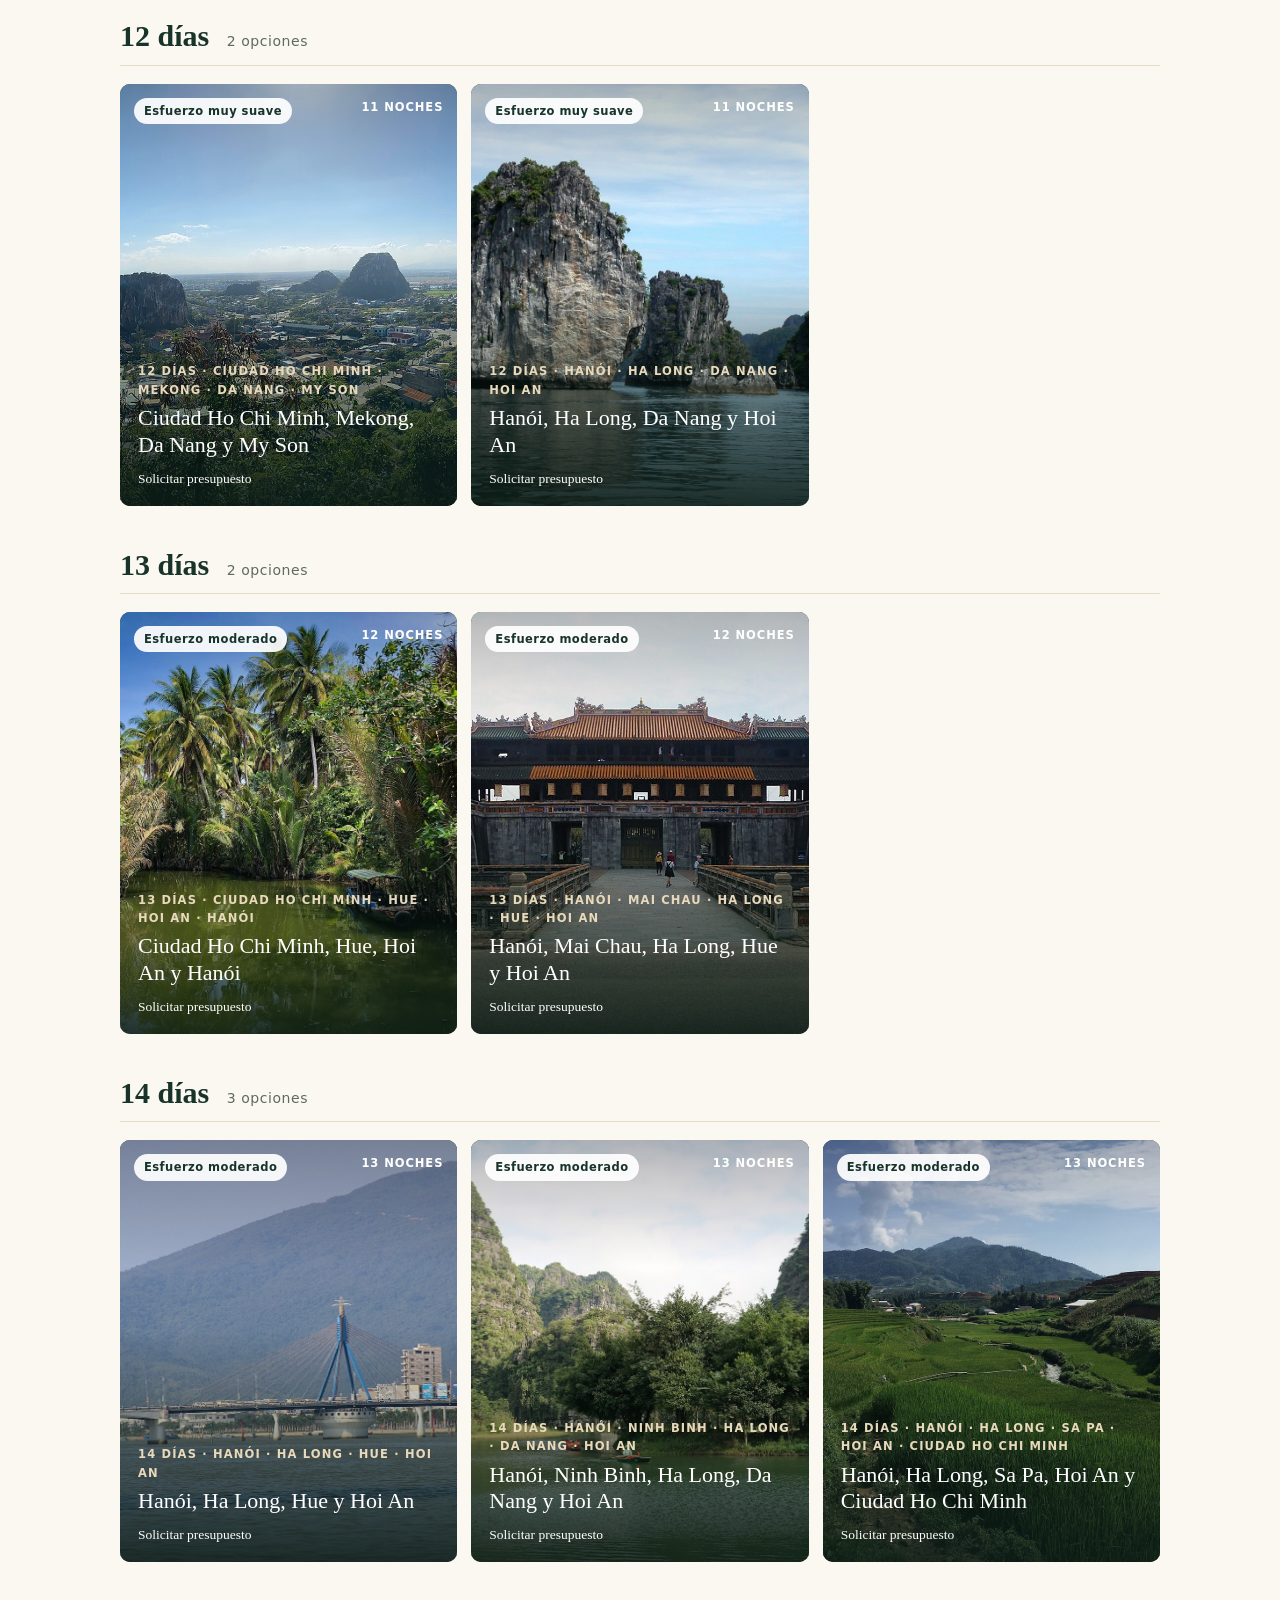
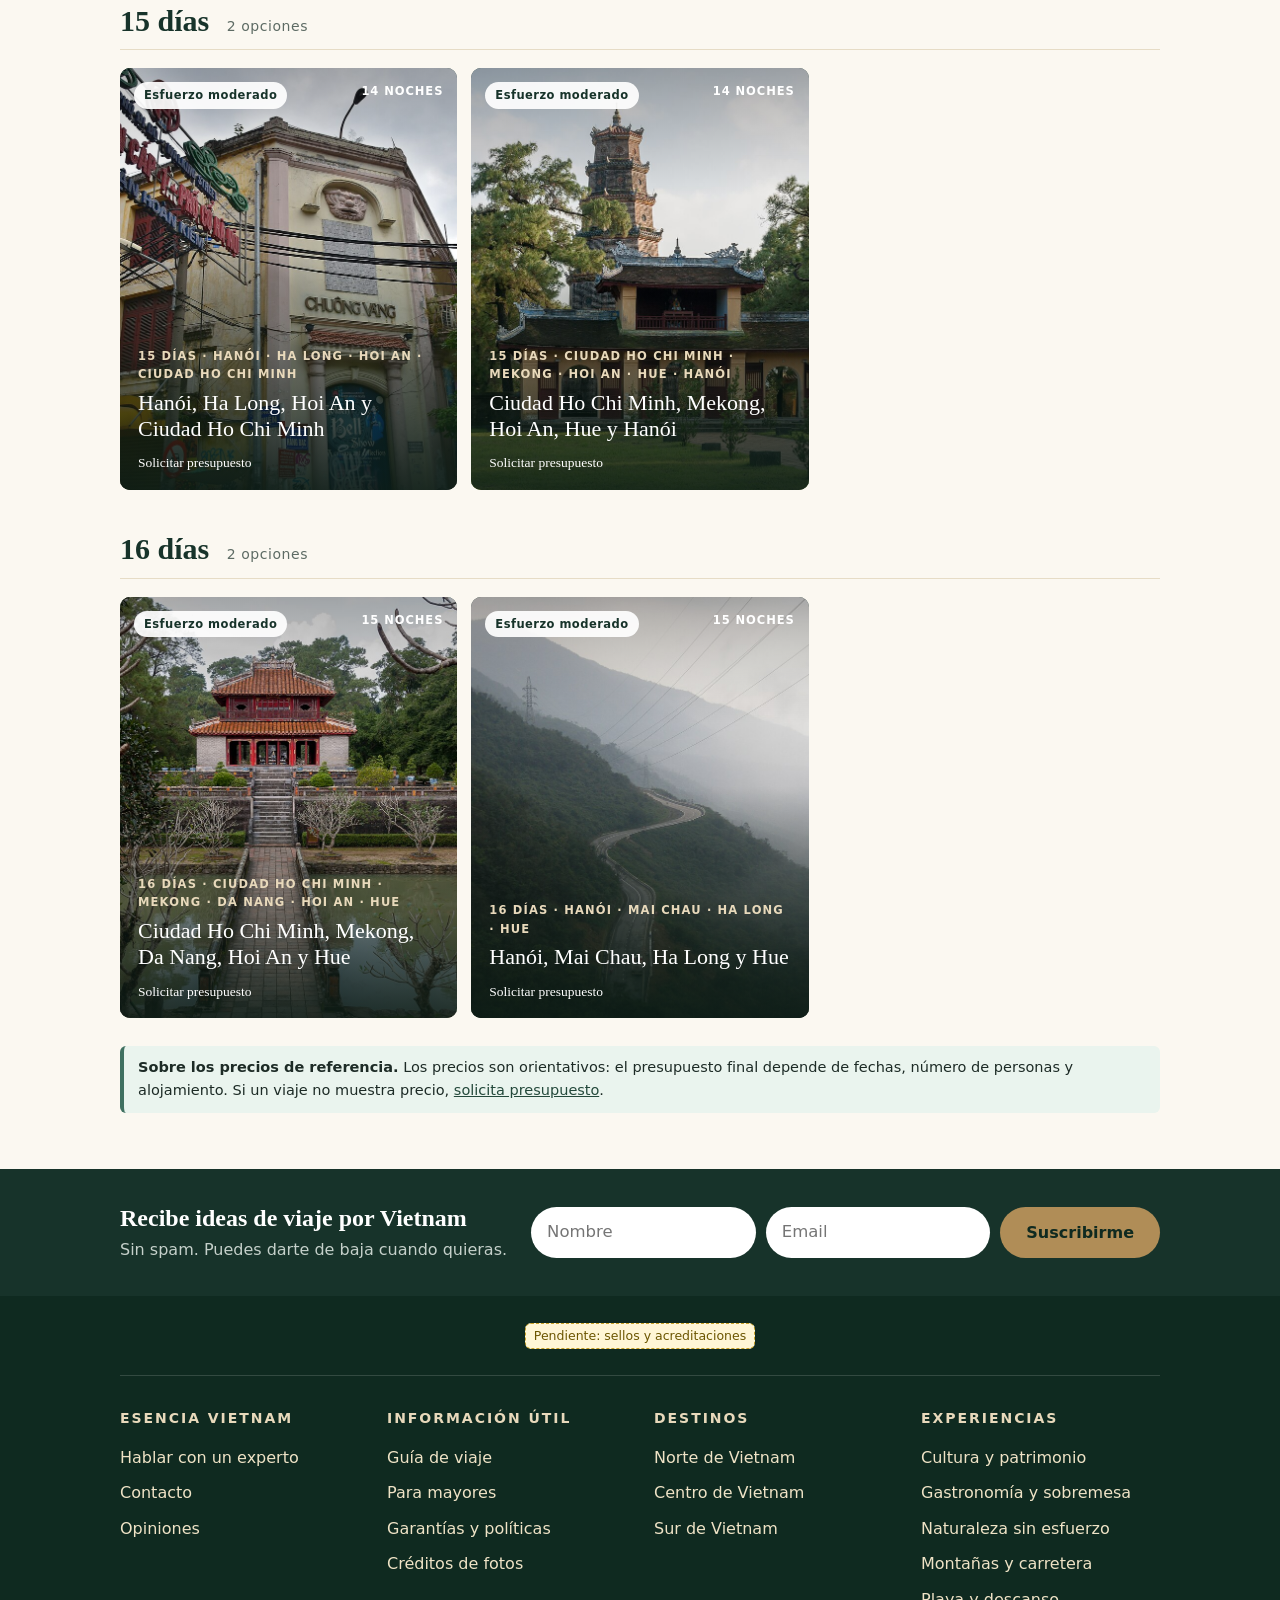
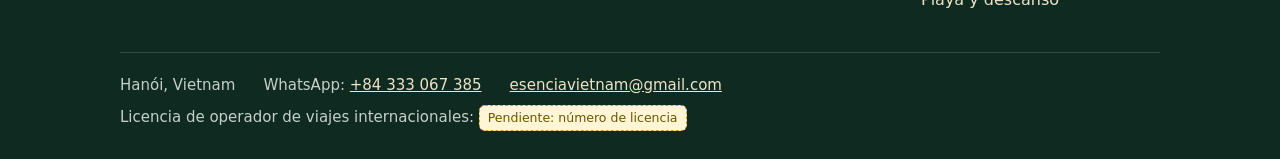
<file: viajes.html>
<!doctype html>
<html lang="es">
<head>
<meta charset="utf-8">
<meta name="viewport" content="width=device-width, initial-scale=1">
<meta name="robots" content="noindex">
<title>Experiencias — Esencia Vietnam</title>
<meta name="description" content="Viajes privados sugeridos por Vietnam: filtra por tipo de grupo, número de días y región.">
<link rel="stylesheet" href="assets/css/site.css">
<script src="data/site.js"></script>
<script src="data/trips.js"></script>
<script src="data/credits.js"></script>
<script src="assets/js/site.js"></script>
</head>
<body>
<div id="site-header"></div>
<main>
  <div class="container page-head center">
    <div class="crumbs"><a href="index.html">Inicio</a> › Viajes sugeridos</div>
    <h1>Elige la experiencia que quieres vivir</h1>
    <p class="lead">Viajes privados a vuestro ritmo: pocas paradas al día, tiempo para sentarse y para hablar.</p>
    <ul class="checks" style="max-width:640px;margin:14px auto 0;text-align:left">
      <li>Filtra por tipo de experiencia, grupo, esfuerzo o número de días.</li>
      <li>Abre un viaje para ver el itinerario completo, día a día, con mapa.</li>
      <li>¿Ninguno encaja del todo? Abrid uno y pulsad "Editar este itinerario", o entrad directamente en "Diseña tu viaje" para armar el vuestro.</li>
      <li>Al final, recibiréis una propuesta cerrada de un asesor — nada es definitivo hasta que la confirméis.</li>
    </ul>
  </div>
  <section class="section" style="padding-top:10px"><div class="container">
    <div class="chips" id="chips" role="group" aria-label="Tipo de experiencia"></div>
    <div class="filters" role="search" aria-label="Filtrar viajes">
      <div class="field"><label for="f-grupo">Tipo de grupo</label><select id="f-grupo"><option value="">Todos</option></select></div>
      <div class="field"><label for="f-dias">Número de días</label><select id="f-dias"><option value="">Cualquiera</option></select></div>
      <div class="field"><label for="f-region">Región</label><select id="f-region"><option value="">Todas</option></select></div>
      <div class="field"><label for="f-esfuerzo">Nivel de esfuerzo</label><select id="f-esfuerzo"><option value="">Cualquiera</option><option value="suave">Muy suave</option><option value="moderado">Moderado</option><option value="activo">Más activo</option></select></div>
      <div class="field"><label for="f-orden">Ordenar por</label><select id="f-orden"><option value="">Recomendado</option><option value="asc">Duración: menor a mayor</option><option value="desc">Duración: mayor a menor</option></select></div>
      <button type="button" class="btn small ghost" id="f-reset">Limpiar filtros</button>
    </div>
    <aside class="pace-ok" style="margin-bottom:22px"><b>¿Cuándo viajar?</b> Marzo (fuera de Semana Santa) y noviembre suelen ser los mejores meses. Conviene evitar agosto por el calor y de septiembre a mediados de octubre por las tormentas del centro. Es una orientación general: os aconsejamos según el viaje y el año.</aside>
    <p id="count" aria-live="polite" class="route"></p>
    <p class="route center" style="margin:0 0 8px"><b>¿Cuántos días tenéis?</b></p><div class="chips" id="jump"></div>
    <div id="list"></div>
    <div id="empty" class="pace-warn" hidden>No hay viajes con esos filtros. <a href="contacto.html">Cuéntanos qué buscas</a> y te lo preparamos a medida.</div>
    <aside class="pace-ok" style="margin-top:28px"><b>Sobre los precios de referencia.</b> <span id="pn-text"></span> Los precios son orientativos: el presupuesto final depende de fechas, número de personas y alojamiento. Si un viaje no muestra precio, <a href="contacto.html">solicita presupuesto</a>.</aside>
  </div></section>
</main>
<div id="site-footer"></div>
<script>
E.ready(function(){
  var trips=E.D.trips;
  var cat=E.q('cat')||'';
  (function(){var c={};trips.forEach(function(t){c[t.days]=(c[t.days]||0)+1;});var s=document.getElementById('f-dias');Object.keys(c).map(Number).sort(function(a,b){return a-b;}).forEach(function(k){var o=document.createElement('option');o.value=k;o.textContent=k+' días ('+c[k]+(c[k]===1?' viaje)':' viajes)');s.appendChild(o);});var q=E.q('dias');if(q)s.value=q;})();
  function renderChips(){var el=document.getElementById('chips');var items=[['','Todas']].concat(Object.keys(E.CATS).map(function(k){return [k,E.CATS[k]];}));el.innerHTML=items.map(function(i){return '<button type="button" class="chip'+(i[0]===cat?' on':'')+'" data-c="'+i[0]+'" aria-pressed="'+(i[0]===cat)+'">'+i[1]+'</button>';}).join('');el.querySelectorAll('.chip').forEach(function(b){b.addEventListener('click',function(){cat=b.dataset.c;renderChips();apply();});});}
  function fill(id,vals,label){var s=document.getElementById(id);vals.forEach(function(v){var o=document.createElement('option');o.value=v;o.textContent=label(v);s.appendChild(o);});}
  var groups=[],regions=[];
  trips.forEach(function(t){t.groups.forEach(function(g){if(groups.indexOf(g)<0)groups.push(g);});t.region.forEach(function(r){if(regions.indexOf(r)<0)regions.push(r);});});
  fill('f-grupo',groups,function(g){return g.charAt(0).toUpperCase()+g.slice(1);});
  var gq=E.q('grupo'); if(gq&&groups.indexOf(gq)>=0) document.getElementById('f-grupo').value=gq;
  fill('f-region',regions,E.regionName);
  var notes=[];trips.forEach(function(t){var n=E.priceNote(t);if(n&&notes.indexOf(n)<0)notes.push(n);});
  document.getElementById('pn-text').innerHTML=notes.join(' ');
  function card(t){
    var h=E.tripCard(t);
    if(!t.price||!t.price.amount) h=h.replace(/<div><span class="price">[\s\S]*?<\/div><a class="btn small"/,'<div><span class="price">Solicitar presupuesto</span></div><a class="btn small"');
    return h;
  }
  function apply(){
    var ef=document.getElementById('f-esfuerzo').value,g=document.getElementById('f-grupo').value,d=document.getElementById('f-dias').value,r=document.getElementById('f-region').value;
    var res=trips.filter(function(t){
      if(g&&t.groups.indexOf(g)<0)return false;
      if(cat&&(t.cats||[]).indexOf(cat)<0)return false;
      var qt=E.q('q');if(qt){var nz=function(x){return String(x).toLowerCase().normalize('NFD').replace(/[̀-ͯ]/g,'');};var hay=nz([t.title,t.tagline,t.route.join(' '),(t.notes||[]).join(' ')].join(' '));if(hay.indexOf(nz(qt))<0)return false;}
      if(ef&&t.effort!==ef)return false;
      if(r&&t.region.indexOf(r)<0)return false;
      if(d&&t.days!==+d)return false;
      return true;});
    var o=document.getElementById('f-orden').value; if(o){res=res.slice().sort(function(a,b){return o==='asc'?a.days-b.days:b.days-a.days;});}
    var by={};res.forEach(function(t){(by[t.days]=by[t.days]||[]).push(t);});var keys=Object.keys(by).map(Number).sort(function(a,b){return o==='desc'?b-a:a-b;});
    document.getElementById('list').innerHTML=keys.map(function(k){var n=by[k].length;return '<section class="dgroup" id="dias-'+k+'"><h2>'+k+' días <small>'+n+(n===1?' opción':' opciones')+'</small></h2><div class="tcards">'+by[k].map(card).join('')+'</div></section>';}).join('');
    document.getElementById('jump').innerHTML=keys.length>1?keys.map(function(k){return '<a class="chip" href="#dias-'+k+'">'+k+' días · '+by[k].length+'</a>';}).join(''):'';
    document.getElementById('empty').hidden=res.length>0;
    document.getElementById('count').textContent='Hemos encontrado '+res.length+(res.length===1?' viaje para ti':' viajes para ti');
  }
  ['f-grupo','f-dias','f-region','f-orden','f-esfuerzo'].forEach(function(id){document.getElementById(id).addEventListener('change',apply);});
  document.getElementById('f-reset').addEventListener('click',function(){['f-grupo','f-dias','f-region','f-orden','f-esfuerzo'].forEach(function(id){document.getElementById(id).value='';});cat='';renderChips();apply();});
  renderChips();
  apply();
});
</script>
</body>
</html>
</file>
<file: assets/css/site.css>
/* Esencia Vietnam — hoja de estilos compartida */
:root{
  --ink:#1d2b26; --muted:#5d6b64;
  --green-900:#17332a; --green-700:#24493b; --green-500:#3f7060;
  --gold:#b08d57; --gold-soft:#e8d9bb;
  --paper:#fbf8f1; --card:#fff; --line:#e6dcc6;
  --warn:#b4532a; --warn-bg:#fdf0e8;
  --radius:12px; --shadow:0 4px 18px rgba(23,51,42,.07);
  --serif:Georgia,'Times New Roman',serif;
  --sans:'Segoe UI',system-ui,-apple-system,Arial,sans-serif;
}
*{box-sizing:border-box}
html{scroll-behavior:smooth}
body{margin:0;font-family:var(--sans);color:var(--ink);background:var(--paper);line-height:1.6;font-size:16px}
img{max-width:100%;display:block}
a{color:var(--green-700)}
h1,h2,h3,h4{font-family:var(--serif);line-height:1.25;color:var(--green-900);text-wrap:balance;margin:0 0 .5em}
h1{font-size:clamp(28px,4.4vw,48px)} h2{font-size:clamp(22px,3vw,34px)} h3{font-size:19px}
p{margin:0 0 1em}
:focus-visible{outline:3px solid var(--gold);outline-offset:2px}
.container{max-width:1080px;margin:0 auto;padding:0 20px}
.narrow{max-width:720px}
.section{padding:56px 0}
.section.alt{background:#fff;border-block:1px solid var(--line)}
.section.dark{background:var(--green-900);color:#efe9da}
.section.dark h2,.section.dark h3{color:#fff}
.kicker{font-size:12.5px;text-transform:uppercase;letter-spacing:.14em;color:var(--gold);font-weight:600;margin:0 0 8px}
.lead{font-size:18px;color:var(--muted)}
.center{text-align:center}
.grid{display:grid;gap:22px}
.grid.c2{grid-template-columns:repeat(auto-fit,minmax(300px,1fr))}
.grid.c3{grid-template-columns:repeat(auto-fit,minmax(260px,1fr))}
.grid.c4{grid-template-columns:repeat(auto-fit,minmax(200px,1fr))}
.stack>*+*{margin-top:16px}
.row{display:flex;gap:14px;flex-wrap:wrap;align-items:center}

/* botones */
.btn{display:inline-block;background:var(--gold);color:#fff;font-weight:600;padding:13px 26px;border-radius:999px;text-decoration:none;border:0;cursor:pointer;font:inherit;font-weight:600;transition:transform .15s,box-shadow .15s}
.btn:hover{transform:translateY(-2px);box-shadow:0 8px 20px rgba(176,141,87,.4)}
.btn.ghost{background:transparent;color:var(--green-700);border:2px solid var(--green-700)}
.btn.light{background:#fff;color:var(--green-900)}
.btn.small{padding:8px 18px;font-size:14px}
.btn.wa{background:#1f7a4d}

/* cabecera */
.demo-banner{background:var(--warn);color:#fff;text-align:center;font-size:13px;padding:6px 12px}
.site-header{position:sticky;top:0;z-index:50;background:rgba(251,248,241,.96);backdrop-filter:blur(6px);border-bottom:1px solid var(--line)}
.site-header .container{display:flex;align-items:center;justify-content:space-between;gap:16px;min-height:64px}
.brand{font-family:var(--serif);font-weight:700;font-size:20px;color:var(--green-900);text-decoration:none}
.brand small{display:block;font-family:var(--sans);font-size:10.5px;letter-spacing:.16em;text-transform:uppercase;color:var(--gold);font-weight:600}
.nav{display:flex;gap:4px;flex-wrap:wrap;align-items:center}
.nav a{padding:8px 10px;border-radius:8px;text-decoration:none;color:var(--ink);font-size:14.5px;white-space:nowrap}
.nav a:hover,.nav a[aria-current="page"]{background:var(--gold-soft);color:var(--green-900)}
@media(max-width:1100px){ .nav{display:none} }
.wa-fab{position:fixed;right:16px;bottom:16px;z-index:60;background:#1f7a4d;color:#fff;text-decoration:none;font-weight:600;padding:12px 18px;border-radius:999px;box-shadow:0 6px 18px rgba(0,0,0,.25)}

/* hero */
.hero{position:relative;color:#fff;background:linear-gradient(160deg,var(--green-900),var(--green-700));padding:72px 0 64px}
.hero.photo{background-size:cover;background-position:center}
.hero.photo::before{content:"";position:absolute;inset:0;background:linear-gradient(180deg,rgba(23,51,42,.55),rgba(23,51,42,.8))}
.hero .container{position:relative}
.hero h1{color:#fff}
.hero .lead{color:#e4ded0;max-width:640px}
.page-head{padding:44px 0 26px}
.crumbs{font-size:13.5px;color:var(--muted);margin-bottom:10px}
.crumbs a{color:var(--muted)}

/* tarjetas */
.card{background:var(--card);border:1px solid var(--line);border-radius:var(--radius);box-shadow:var(--shadow);overflow:hidden;display:flex;flex-direction:column}
.card .media{aspect-ratio:16/10;object-fit:cover;width:100%;background:var(--gold-soft)}
.card .body{padding:18px 20px 20px;display:flex;flex-direction:column;gap:8px;flex:1}
.card .body p{margin:0;color:var(--muted);font-size:15px}
.card .foot{margin-top:auto;display:flex;justify-content:space-between;align-items:center;gap:10px;padding-top:10px}
.card a.stretch{text-decoration:none;color:inherit}
.tags{display:flex;gap:6px;flex-wrap:wrap}
.tag{font-size:12px;font-weight:600;letter-spacing:.03em;background:var(--paper);border:1px solid var(--gold-soft);color:var(--green-700);border-radius:999px;padding:3px 10px}
.route{font-size:13.5px;color:var(--muted)}
.price{font-family:var(--serif);color:var(--green-900)}
.price b{font-size:22px}
.sample-tag{display:inline-block;font-family:var(--sans);font-size:10.5px;background:var(--warn-bg);color:var(--warn);border:1px dashed var(--warn);border-radius:6px;padding:1px 6px;margin-left:6px;vertical-align:middle}

/* datos pendientes (solo para revisión interna) */
.todo{display:inline-block;background:#fff6d6;border:1px dashed #c9a227;color:#6b5500;font-size:12.5px;padding:2px 8px;border-radius:6px}
.todo::before{content:"Pendiente: "}

/* franja de confianza */
.trustbar{display:flex;gap:18px 34px;flex-wrap:wrap;justify-content:center;padding:18px 0;font-size:14.5px;color:var(--green-900)}
.trustbar b{font-family:var(--serif);font-size:18px}

/* listas */
.checks{list-style:none;margin:0;padding:0}
.checks li{padding:5px 0 5px 26px;position:relative}
.checks li::before{content:"✓";position:absolute;left:0;color:var(--green-500);font-weight:700}
.checks.no li::before{content:"–";color:var(--warn)}
.table-wrap{overflow-x:auto}
table{border-collapse:collapse;width:100%}
th,td{padding:10px 12px;text-align:left;border-bottom:1px solid var(--line);vertical-align:top}
th{background:var(--gold-soft);color:var(--green-900);font-size:14px}

/* acordeón (details) */
details.acc{background:#fff;border:1px solid var(--line);border-radius:10px;margin-bottom:10px}
details.acc summary{cursor:pointer;padding:14px 18px;font-weight:600;color:var(--green-900);list-style:none}
details.acc summary::-webkit-details-marker{display:none}
details.acc summary::after{content:"+";float:right;color:var(--gold);font-size:20px;line-height:1}
details.acc[open] summary::after{content:"–"}
details.acc .acc-body{padding:0 18px 16px;color:var(--muted)}

/* formularios */
.form{background:#fff;border:1px solid var(--line);border-radius:var(--radius);padding:26px;box-shadow:var(--shadow)}
.field{margin-bottom:16px}
.field label{display:block;font-size:12.5px;text-transform:uppercase;letter-spacing:.06em;color:var(--green-700);font-weight:600;margin-bottom:6px}
.field input,.field select,.field textarea{width:100%;padding:11px 13px;border:1px solid #cfc4aa;border-radius:8px;font:inherit;background:#fff}
.field textarea{min-height:84px;resize:vertical}
.field .hint{font-size:12.5px;color:var(--muted);margin-top:4px}
.form .two{display:grid;grid-template-columns:1fr 1fr;gap:14px}
@media(max-width:560px){.form .two{grid-template-columns:1fr}}

/* filtros y mapa */
.filters{display:flex;gap:12px;flex-wrap:wrap;align-items:end;background:#fff;border:1px solid var(--line);border-radius:var(--radius);padding:14px 16px;margin-bottom:22px}
.filters .field{margin:0;min-width:150px}
.map{height:460px;border-radius:var(--radius);border:1px solid var(--line);background:var(--gold-soft)}
.pace-warn{background:var(--warn-bg);border-left:4px solid var(--warn);padding:10px 14px;border-radius:6px;font-size:14.5px}
.pace-ok{background:#eaf4ee;border-left:4px solid var(--green-500);padding:10px 14px;border-radius:6px;font-size:14.5px}

/* itinerario */
.day{display:grid;grid-template-columns:56px 1fr;gap:16px;padding-bottom:26px}
.day .n{width:44px;height:44px;border-radius:50%;background:var(--green-900);color:var(--gold-soft);display:flex;align-items:center;justify-content:center;font-weight:700}
.meal{font-size:11.5px;font-weight:600;border:1px solid var(--gold-soft);background:var(--paper);border-radius:999px;padding:2px 10px;color:var(--green-900)}
.sticky-side{position:sticky;top:86px}
.layout-side{display:grid;grid-template-columns:minmax(0,1fr) 320px;gap:32px;align-items:start}
@media(max-width:900px){.layout-side{grid-template-columns:1fr}.sticky-side{position:static}}
.credit{font-size:11px;color:var(--muted)}
.credit a{color:var(--muted)}

/* pie */
.site-footer{background:var(--green-900);color:#cfd6d1;padding:44px 0 28px;font-size:14.5px}
.site-footer a{color:var(--gold-soft)}
.site-footer h4{color:#fff;font-size:15px;font-family:var(--sans)}
.site-footer ul{list-style:none;margin:0;padding:0}
.site-footer li{padding:3px 0}
.legal{border-top:1px solid rgba(255,255,255,.15);margin-top:26px;padding-top:16px;font-size:12.5px;color:#9fb0a7}
#snow{position:fixed;inset:0;width:100%;height:100%;pointer-events:none;z-index:40}
@media(prefers-reduced-motion:reduce){html{scroll-behavior:auto}.btn{transition:none}}

/* ---- logo ---- */
.site-header .container{min-height:78px}

/* ---- tarjetas de viaje con foto grande y vídeo (estilo buscador de viajes) ---- */
.tcards{display:grid;gap:14px;grid-template-columns:repeat(auto-fill,minmax(270px,1fr))}
.tcard{position:relative;display:block;aspect-ratio:4/5;overflow:hidden;border-radius:10px;background:var(--green-900);color:#fff;text-decoration:none;isolation:isolate}
.tcard img,.tcard video{position:absolute;inset:0;width:100%;height:100%;object-fit:cover}
.tcard img{transition:transform .6s ease}
.tcard video{opacity:0;transition:opacity .45s ease}
.tcard video.on{opacity:1}
.tcard:hover img,.tcard:focus-visible img{transform:scale(1.04)}
.tcard::after{content:"";position:absolute;inset:0;z-index:1;background:linear-gradient(180deg,rgba(0,0,0,.28) 0%,rgba(0,0,0,0) 30%,rgba(0,0,0,0) 45%,rgba(12,28,22,.88) 100%)}
.tbadge{position:absolute;z-index:2;top:14px;right:14px;font-size:11.5px;font-weight:700;letter-spacing:.08em;text-transform:uppercase}
.tinfo{position:absolute;z-index:2;left:0;right:0;bottom:0;padding:18px 18px 16px;display:flex;flex-direction:column;gap:6px}
.tkicker{font-size:11.5px;font-weight:600;letter-spacing:.1em;text-transform:uppercase;color:var(--gold-soft)}
.ttitle{font-family:var(--serif);font-size:22px;line-height:1.2}
.tfoot{display:flex;justify-content:space-between;align-items:center;gap:10px;font-size:13.5px;margin-top:4px}
.tfoot .price,.tfoot .price b{color:#fff;font-size:13.5px}
.tgo{font-weight:600;color:var(--gold-soft);opacity:0;transform:translateX(-6px);transition:.3s}
.tcard:hover .tgo,.tcard:focus-visible .tgo{opacity:1;transform:none}
@media(hover:none){.tgo{opacity:1;transform:none}}

/* ---- barra de filtros compacta ---- */
.filters{border:0;border-block:1px solid var(--line);border-radius:0;background:transparent;padding:14px 0;gap:8px 22px}
.filters .field label{font-size:11px;letter-spacing:.12em;color:var(--muted)}
.filters .field select{border:0;border-bottom:1px solid var(--ink);border-radius:0;background:transparent;padding:6px 20px 6px 0;font-weight:600}
#count{font-family:var(--serif);font-size:18px;color:var(--green-900);margin:0 0 18px;text-align:center}
.page-head.center{text-align:center}
.page-head.center .lead{margin-inline:auto;max-width:560px}
@media(prefers-reduced-motion:reduce){.tcard img,.tcard video,.tgo{transition:none}}

/* ---- menú principal con submenús ---- */
.nav{gap:6px}
.nav .nav-item{position:relative}
.nav .nav-top{font-size:16px;font-weight:600;padding:10px 14px}
.nav-sub{display:none;position:absolute;top:100%;left:0;min-width:250px;background:#fff;border:1px solid var(--line);border-radius:10px;box-shadow:0 10px 28px rgba(23,51,42,.14);padding:8px;z-index:80}
.nav-item:hover .nav-sub,.nav-item:focus-within .nav-sub{display:block}
.nav-sub a{display:block;padding:9px 12px;font-size:15px;border-radius:6px}
/* ---- filtros por experiencia ---- */
.chips{display:flex;flex-wrap:wrap;gap:8px;justify-content:center;margin:0 0 18px}
.chip{font:inherit;font-size:15px;padding:9px 18px;border-radius:999px;border:1px solid var(--green-700);background:#fff;color:var(--green-900);cursor:pointer}
.chip.on{background:var(--green-900);color:#fff}
.teffort{position:absolute;z-index:2;top:14px;left:14px;font-size:11.5px;font-weight:600;letter-spacing:.04em;background:rgba(255,255,255,.92);color:var(--green-900);padding:4px 10px;border-radius:999px}
body{font-size:17px}

/* ---- grupos por número de días ---- */
a.chip{text-decoration:none;display:inline-block}
a.chip:hover{background:var(--gold-soft)}
.dgroup{margin:40px 0 8px;scroll-margin-top:96px}
.dgroup h2{font-size:clamp(22px,3vw,30px);border-bottom:1px solid var(--line);padding-bottom:10px;margin-bottom:18px}
.dgroup h2 small{font:500 14px var(--sans);color:var(--muted);margin-left:10px;letter-spacing:.04em}
.day .n{min-width:44px;width:auto;padding:0 8px;font-size:13px;border-radius:22px;white-space:nowrap}

/* ================= cabecera nueva ================= */
.sr{position:absolute;width:1px;height:1px;overflow:hidden;clip:rect(0 0 0 0);white-space:nowrap}
html.no-scroll,html.no-scroll body{overflow:hidden}
.site-header .hd-in{justify-content:flex-start;gap:28px}
.wordmark{display:inline-flex;flex-direction:column;align-items:center;text-decoration:none;line-height:1;padding:6px 0;flex:none}
.wm-top{font-family:var(--serif);font-weight:700;font-size:28px;letter-spacing:.24em;padding-left:.24em;color:#0f2a20}
.wm-sub{display:flex;align-items:center;gap:8px;margin-top:6px;font-family:var(--sans);font-size:10.5px;font-weight:600;letter-spacing:.42em;padding-left:.42em;color:#0f2a20}
.wm-sub i{display:block;width:22px;height:1.5px;background:var(--gold)}
.site-header .nav{flex:1;justify-content:center}
.hd-actions{display:flex;align-items:center;gap:12px;margin-left:auto}
.site-header .nav + .hd-actions{margin-left:0}
.hamburger,.icon-btn{display:inline-flex;align-items:center;justify-content:center;width:48px;height:48px;background:none;border:0;border-radius:50%;color:#0f2a20;cursor:pointer}
.hamburger:hover,.icon-btn:hover{background:var(--gold-soft)}
.hd-cta{padding:12px 22px;font-size:15px;white-space:nowrap;background:#9a7434}
.hd-cta:hover{background:#86622a}
@media(max-width:1100px){.hd-actions{margin-left:auto}}
@media(max-width:480px){.wm-top{font-size:22px}.wm-sub i{width:12px}.wm-sub{letter-spacing:.3em;font-size:9.5px}.hd-cta{padding:11px 14px;font-size:14px}.site-header .hd-in{gap:10px}}

/* ================= panel de menú ================= */
.menu-wrap[hidden]{display:none}
.menu-backdrop{position:fixed;inset:0;z-index:90;background:rgba(15,42,32,.55);opacity:0;transition:opacity .25s}
.menu-panel{position:fixed;top:0;right:0;bottom:0;z-index:91;width:min(440px,100%);background:#fff;color:var(--ink);overflow-y:auto;padding:18px 28px 32px;transform:translateX(100%);transition:transform .26s ease;box-shadow:-10px 0 30px rgba(0,0,0,.2);outline:0}
.menu-wrap.open .menu-backdrop{opacity:1}
.menu-wrap.open .menu-panel{transform:none}
.menu-top{display:flex;align-items:center;justify-content:space-between;margin-bottom:14px}
.menu-title{font-family:var(--serif);font-size:20px;color:var(--green-900)}
.menu-wa{display:flex;flex-direction:column;text-decoration:none;color:var(--green-900);background:var(--paper);border:1px solid var(--line);border-radius:12px;padding:12px 16px;margin-bottom:16px}
.menu-wa span{font-size:12.5px;letter-spacing:.12em;text-transform:uppercase;color:var(--muted)}
.menu-wa b{font-size:22px;font-family:var(--serif)}
.menu-search{display:flex;border:1.5px solid var(--green-900);border-radius:999px;overflow:hidden;margin-bottom:22px}
.menu-search input{flex:1;min-width:0;border:0;padding:13px 18px;font:inherit;font-size:17px;background:#fff;color:var(--ink)}
.menu-search input:focus{outline:0}
.menu-search:focus-within{outline:3px solid var(--gold);outline-offset:2px}
.menu-search button{border:0;background:none;color:var(--green-900);width:52px;cursor:pointer}
.menu-group{border-top:1px solid var(--line);padding:14px 0}
.menu-big{display:block;font-family:var(--serif);font-size:28px;line-height:1.2;color:var(--green-900);text-decoration:none;padding:4px 0}
.menu-big:hover{color:#86622a}
.menu-sub{display:flex;flex-direction:column;margin-top:4px}
.menu-sub a{padding:8px 0;font-size:17.5px;text-decoration:none;color:var(--ink)}
.menu-sub a:hover{color:#86622a;text-decoration:underline}
.menu-ta{display:block;margin-top:14px;padding-top:18px;border-top:1px solid var(--line);font-weight:600;color:var(--green-900);text-decoration:none;font-size:16px}
.menu-ta:hover{text-decoration:underline}

/* ================= modal de consulta ================= */
dialog.enquiry{border:0;padding:0;background:#f4f3f0;color:var(--ink);width:min(720px,100%);max-height:min(100dvh,920px);border-radius:14px;overflow:hidden;margin:auto;box-shadow:0 20px 60px rgba(0,0,0,.35)}
dialog.enquiry[open]{display:flex;flex-direction:column}
dialog.enquiry::backdrop{background:rgba(15,42,32,.6)}
.enq-head{display:flex;align-items:center;justify-content:space-between;padding:14px 20px 14px 28px;background:#f4f3f0;border-bottom:1px solid #dcd8cf;flex:none}
.enq-head h2{margin:0;font-size:24px}
.enq-body{overflow-y:auto;-webkit-overflow-scrolling:touch;padding:8px 28px 30px;flex:1;min-height:0}
.enq-intro{color:var(--muted);margin:14px 0 4px}
.enq-sec{font-family:var(--sans);font-size:14px;letter-spacing:.16em;text-transform:uppercase;color:var(--green-900);margin:26px 0 14px;padding-bottom:8px;border-bottom:2px solid var(--gold)}
.enq-fs{border:0;padding:0;margin:0 0 18px}
.enq-fs legend,.enq-f>label{display:block;padding:0;font-size:12.5px;font-weight:700;text-transform:uppercase;letter-spacing:.08em;color:var(--green-900);margin-bottom:8px}
.enq-checks{display:grid;grid-template-columns:1fr 1fr;gap:10px}
.chk{display:flex;align-items:center;gap:10px;background:#fff;border:1px solid #cfcabc;border-radius:10px;padding:13px 14px;cursor:pointer;font-size:16.5px}
.chk input{width:22px;height:22px;accent-color:var(--green-900);flex:none}
.chk:has(input:checked){border-color:var(--green-900);background:#e9f1ec}
.chk:focus-within{outline:3px solid var(--gold);outline-offset:2px}
.enq-row{display:grid;grid-template-columns:1fr 1fr;gap:14px}
.enq-f{margin-bottom:18px;min-width:0}
.enq-f input,.enq-f select,.enq-f textarea{width:100%;min-height:50px;padding:12px 14px;border:1px solid #b9b3a3;border-radius:10px;font:inherit;font-size:16.5px;background:#fff;color:var(--ink)}
.enq-f textarea{resize:vertical}
.enq-f [aria-invalid=true]{border-color:#b4322a;box-shadow:0 0 0 2px rgba(180,50,42,.25)}
.enq-hint{font-size:13.5px;color:var(--muted);margin:6px 0 0}
.enq-tel{display:grid;grid-template-columns:110px 1fr;gap:10px}
.enq-switch{margin:4px 0 18px;position:relative}
.enq-switch input{position:absolute;opacity:0;width:1px;height:1px}
.enq-switch label{display:flex;align-items:center;gap:14px;cursor:pointer;font-size:16.5px}
.sw{flex:none;width:52px;height:30px;border-radius:999px;background:#7d8781;position:relative;transition:background .2s}
.sw::after{content:"";position:absolute;top:3px;left:3px;width:24px;height:24px;border-radius:50%;background:#fff;transition:transform .2s}
.enq-switch input:checked + label .sw{background:var(--green-900)}
.enq-switch input:checked + label .sw::after{transform:translateX(22px)}
.enq-switch input:focus-visible + label .sw{outline:3px solid var(--gold);outline-offset:3px}
.enq-err{color:#a12a22;font-weight:600;margin-bottom:12px}
.enq-err:empty{display:none}
.enq-send{width:100%;font-size:18px;padding:16px 26px;background:#9a7434}
.enq-send:hover{background:#86622a}
.enq-priv{font-size:13.5px;color:var(--muted);margin:14px 0 0;text-align:center}
.enq-done{padding:24px 0;outline:0}
.enq-done h3{font-size:26px}
.enq-alt{color:var(--muted)}
@media(max-width:560px){
  dialog.enquiry{width:100%;max-height:100dvh;height:100dvh;border-radius:0}
  .enq-head{padding-left:18px}.enq-body{padding:6px 18px 28px}
  .enq-row,.enq-checks{grid-template-columns:1fr}
  .enq-row{gap:0}
}

/* ================= pie nuevo ================= */
.site-footer{background:#0f2a20;color:#dfe6e1;padding:0;font-size:16px}
.site-footer a{color:#efe3c6}
.site-footer h2,.site-footer h3{color:#fff}
.ft-sub{background:#17332a;padding:34px 0}
.ft-sub-in{display:flex;align-items:center;justify-content:space-between;gap:24px;flex-wrap:wrap}
.ft-sub h2{font-size:24px;margin:0 0 4px}.ft-sub p{margin:0;color:#c5d0ca}
.ft-form{display:flex;gap:10px;flex-wrap:wrap;flex:1;justify-content:flex-end;min-width:280px}
.ft-form input{flex:1 1 170px;min-width:0;min-height:50px;padding:12px 16px;border:0;border-radius:999px;font:inherit;font-size:16.5px;background:#fff;color:var(--ink)}
.ft-form .btn{background:#b08d57;color:#0f2a20}
.ft-badges{padding:26px 0;border-bottom:1px solid rgba(255,255,255,.15);text-align:center}
.ft-cols{display:grid;grid-template-columns:repeat(auto-fit,minmax(200px,1fr));gap:28px;padding:34px 0}
.ft-cols h3{font-family:var(--sans);font-size:14px;letter-spacing:.14em;text-transform:uppercase;color:#e8d9bb;margin-bottom:12px}
.ft-cols ul{list-style:none;margin:0;padding:0}
.ft-cols li{padding:5px 0}
.ft-cols a{text-decoration:none}.ft-cols a:hover,.ft-end a:hover{text-decoration:underline}
.ft-end{display:flex;flex-wrap:wrap;gap:8px 28px;border-top:1px solid rgba(255,255,255,.15);padding:20px 0 28px;font-size:15px;color:#c5d0ca}
@media(prefers-reduced-motion:reduce){.menu-backdrop,.menu-panel,.sw,.sw::after{transition:none}}


/* ---- mapa de viaje y horarios ---- */
.pin{display:flex;align-items:center;justify-content:center;width:30px;height:30px;border-radius:50%;background:var(--green-900);color:#fff;font:700 13px var(--sans);border:2px solid var(--gold);box-shadow:0 2px 8px rgba(0,0,0,.3)}
.detail-box{display:flex;gap:16px;align-items:center;justify-content:space-between;flex-wrap:wrap;background:#fff;border:1px solid var(--line);border-left:4px solid var(--gold);border-radius:10px;padding:16px 20px;margin:26px 0 8px}
.sched{list-style:none;margin:10px 0;padding:0;border-left:2px solid var(--gold-soft)}
.sched li{padding:5px 0 5px 16px;position:relative}
.sched li b{display:inline-block;min-width:54px;color:var(--green-700)}


/* ---- portada: vídeo a pantalla completa con menú transparente (estilo Black Tomato) ---- */
body.home .demo-banner{position:absolute;top:0;left:0;right:0;z-index:70}
body.home .site-header{position:fixed;top:30px;left:0;right:0;background:transparent;border-bottom:0;backdrop-filter:none;transition:background .3s,top .3s,box-shadow .3s}
body.home .site-header.solid{top:0;background:rgba(251,248,241,.97);border-bottom:1px solid var(--line);backdrop-filter:blur(6px)}
body.home .site-header:not(.solid) .wm-top,
body.home .site-header:not(.solid) .wm-sub,
body.home .site-header:not(.solid) .nav .nav-top,
body.home .site-header:not(.solid) .nav a{color:#fff;text-shadow:0 1px 10px rgba(0,0,0,.45)}
body.home .site-header:not(.solid) .wm-sub i{background:#e8d9bb}
body.home .site-header:not(.solid) .hamburger{color:#fff}
body.home .site-header:not(.solid) .hamburger svg{filter:drop-shadow(0 1px 6px rgba(0,0,0,.45))}

/* ---- confirmación del formulario de novedades ---- */
.ft-form-msg{flex-basis:100%;margin:8px 0 0;color:#fff;font-weight:600;font-size:14.5px}

/* ---- confirmación del formulario de novedades ---- */
.ft-form-msg{flex-basis:100%;margin:8px 0 0;color:#fff;font-weight:600;font-size:14.5px}
</file>
